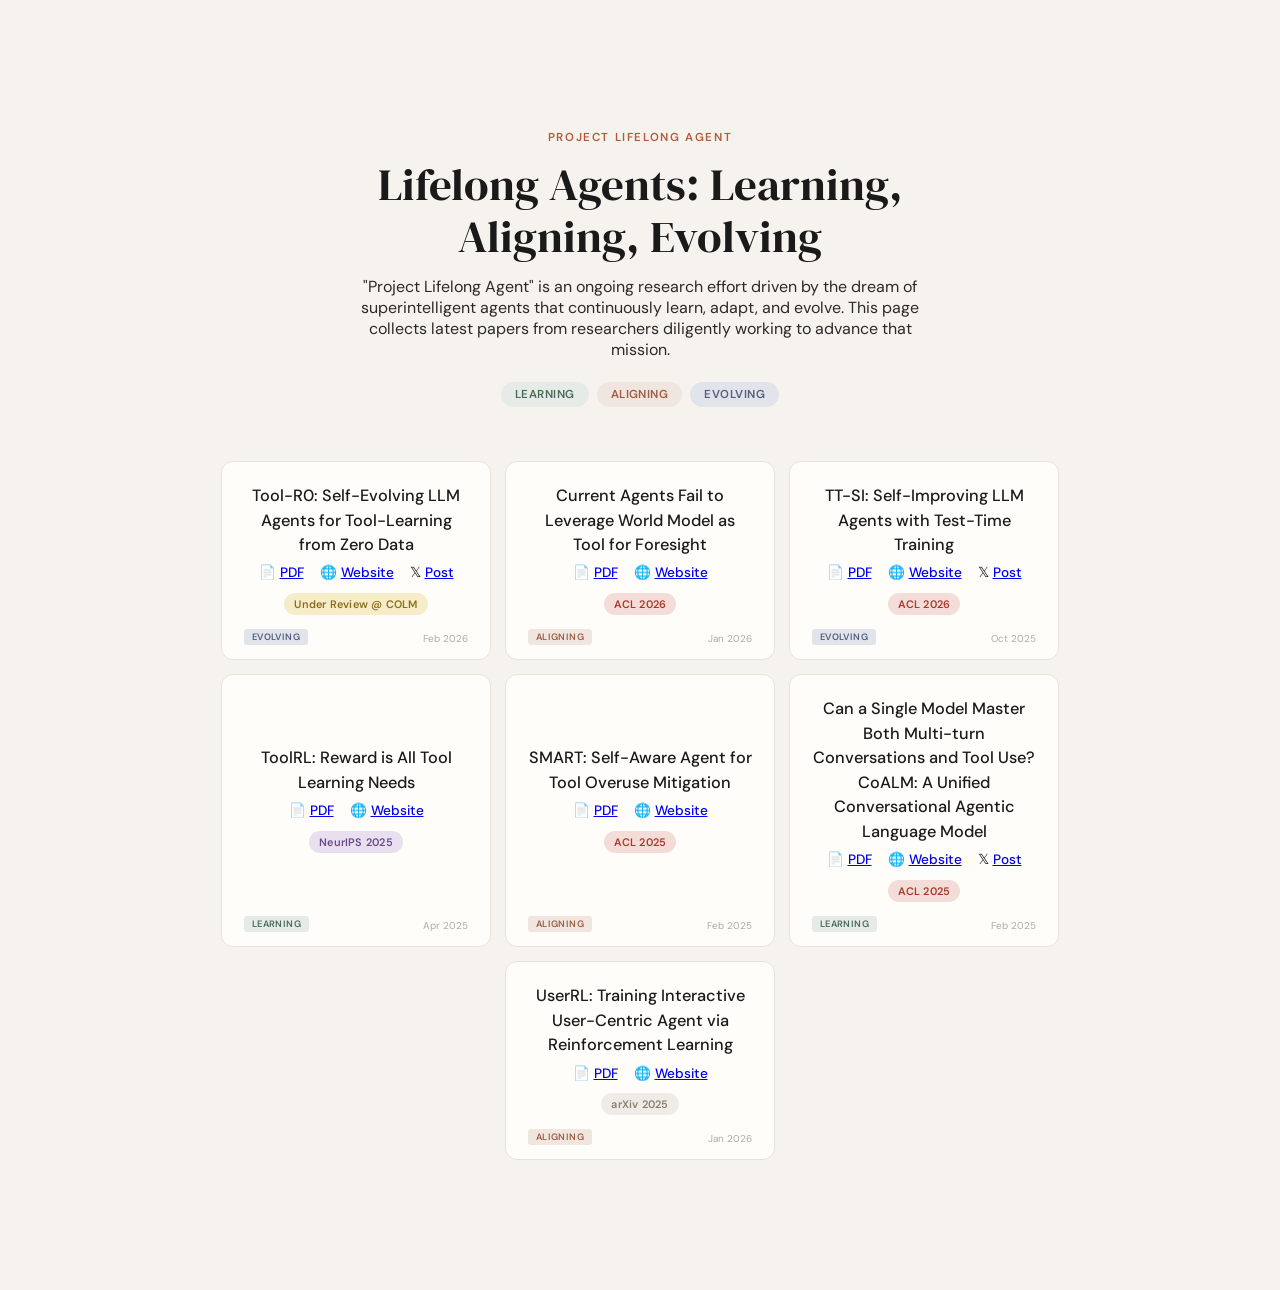
<file: Project-Lifelong-Agent/index.html>
<!DOCTYPE html>
<html lang="en">
<head>
    <meta charset="UTF-8">
    <meta name="viewport" content="width=device-width, initial-scale=1.0">
    <title>Lifelong Agent</title>
    <link href="https://fonts.googleapis.com/css2?family=DM+Serif+Display&family=DM+Sans:wght@400;500;600&display=swap" rel="stylesheet">
    <link rel="icon" type="image/svg+xml" href="data:image/svg+xml,%3Csvg xmlns='http://www.w3.org/2000/svg' viewBox='0 0 100 100'%3E%3Ctext y='0.9em' font-size='90'%3E♾️%3C/text%3E%3C/svg%3E">
    <style>
        * { margin: 0; padding: 0; box-sizing: border-box; }
        body {
            font-family: 'DM Sans', -apple-system, sans-serif;
            color: #2a2a2a;
            background: #f6f2ed;
            display: flex;
            flex-direction: column;
            align-items: center;
            padding: 0 24px;
        }

        .hero {
            margin-top: 130px;
            text-align: center;
            margin-bottom: 54px;
            max-width: 600px;
        }
        .kicker {
            font-size: 0.72rem;
            font-weight: 600;
            text-transform: uppercase;
            letter-spacing: 0.14em;
            color: #b45a3c;
            margin-bottom: 14px;
        }
        h1 {
            font-family: 'DM Serif Display', serif;
            font-size: 2.8rem;
            font-weight: 400;
            color: #1a1a1a;
            line-height: 1.15;
        }
        .subtitle {
            font-size: 0.95rem;
            color: #8a8580;
            margin-top: 14px;
            line-height: 1.6;
        }
        .hero-tags {
            display: flex;
            justify-content: center;
            gap: 8px;
            margin-top: 22px;
            flex-wrap: wrap;
        }
        .htag {
            font-size: 0.72rem;
            font-weight: 600;
            padding: 5px 14px;
            border-radius: 100px;
            text-transform: uppercase;
            letter-spacing: 0.04em;
        }
        .htag.learning { background: #e6ebe8; color: #4a6b56; }
        .htag.aligning { background: #f0e5df; color: #9c5e42; }
        .htag.evolving { background: #e2e4ec; color: #555e7a; }

        .grid {
            display: flex;
            flex-wrap: wrap;
            justify-content: center;
            gap: 14px;
            max-width: 870px;
            margin-bottom: 130px;
        }

        .card {
            display: flex;
            flex-direction: column;
            width: 270px;
            min-height: 135px;
            padding: 22px 22px 14px;
            background: #fffdf9;
            border: 1px solid #e8e2da;
            border-radius: 12px;
            text-decoration: none;
            color: #1a1a1a;
            transition: border-color 0.2s, box-shadow 0.2s, background 0.2s;
        }
        .card:hover {
            background: #fff;
            border-color: #d4cdc4;
            box-shadow: 0 3px 12px rgba(0,0,0,0.04);
        }

        .card .title {
            font-size: 1.02rem;
            font-weight: 500;
            line-height: 1.5;
            text-align: center;
            flex: 1;
            display: flex;
            align-items: center;
            justify-content: center;
        }

        .card .bottom {
            display: flex;
            align-items: flex-end;
            justify-content: space-between;
            margin-top: 14px;
        }

        .card .labels {
            display: flex;
            gap: 4px;
            flex-wrap: wrap;
        }
        .label {
            font-size: 0.58rem;
            font-weight: 600;
            padding: 2px 8px;
            border-radius: 3px;
            text-transform: uppercase;
            letter-spacing: 0.04em;
        }
        .label.learning { background: #e6ebe8; color: #4a6b56; }
        .label.aligning { background: #f0e5df; color: #9c5e42; }
        .label.evolving { background: #e2e4ec; color: #555e7a; }

        .card .date {
            font-size: 0.62rem;
            color: #b0a99f;
            white-space: nowrap;
            flex-shrink: 0;
        }

        .venue {
            display: inline-block;
            font-size: 0.68rem;
            font-weight: 600;
            color: #6b5c4a;
            margin-top: 8px;
            padding: 3px 10px;
            background: #f1ebe2;
            border-radius: 100px;
            letter-spacing: 0.02em;
        }
        .venue.review { background: #f6ecc8; color: #8a6f1e; }
        .venue.acl { background: #f4dcd9; color: #a83a2c; }
        .venue.neurips { background: #e8e0ee; color: #6b4a8a; }
        .venue.arxiv { background: #efece8; color: #8a7e6d; }

        @media (max-width: 640px) {
            .hero { margin-top: 80px; }
            h1 { font-size: 2rem; }
            .card { width: 100%; }
        }
    </style>
</head>
<body>

<div class="hero">
    <div class="kicker">Project Lifelong Agent</div>
    <h1>Lifelong Agents: Learning, Aligning, Evolving</h1>
    <!-- <p class="subtitle">A collection of ongoing research from the Lifelong Agent group, toward the dream of achieving superintelligent agents that never stop learning, aligning, and evolving.</p> -->
    <p class="subtitle"></p>"Project Lifelong Agent" is an ongoing research effort driven by the dream of superintelligent agents that continuously learn, adapt, and evolve. This page collects latest papers from researchers diligently working to advance that mission.</p>
    <div class="hero-tags">
        <span class="htag learning">Learning</span>
        <span class="htag aligning">Aligning</span>
        <span class="htag evolving">Evolving</span>
    </div>
</div>

<div class="grid">

    <div class="card">
        <div class="title">
            <div>
                Tool-R0: Self-Evolving LLM Agents for Tool-Learning from Zero Data<br>
                <span style="font-size: 0.85rem; margin-top: 6px; display: inline-block;">📄 <a href="https://arxiv.org/pdf/2602.21320" target="_blank">PDF</a> &nbsp;&nbsp; 🌐 <a href="https://emrecanacikgoz.github.io/Tool-R0" target="_blank">Website</a> &nbsp;&nbsp; 𝕏 <a href="https://x.com/emrecanacikgoz/status/2028906997152924096?s=20" target="_blank">Post</a></span><br>
                <span class="venue review">Under Review @ COLM</span>
            </div>
        </div>
        <span class="bottom">
            <span class="labels"><span class="label evolving">Evolving</span></span>
            <span class="date">Feb 2026</span>
        </span>
    </div>

    <div class="card">
        <div class="title">
            <div>
                Current Agents Fail to Leverage World Model as Tool for Foresight<br>
                <span style="font-size: 0.85rem; margin-top: 6px; display: inline-block;">📄 <a href="https://arxiv.org/pdf/2601.03905" target="_blank">PDF</a> &nbsp;&nbsp; 🌐 <a href="https://lifelongagent.github.io/Project-Lifelong-Agent/World-Agent/index.html" target="_blank">Website</a></span><br>
                <span class="venue acl">ACL 2026</span>
            </div>
        </div>
        <span class="bottom">
            <span class="labels"><span class="label aligning">Aligning</span></span>
            <span class="date">Jan 2026</span>
        </span>
    </div>

    <div class="card">
        <div class="title">
            <div>
                TT-SI: Self-Improving LLM Agents with Test-Time Training<br>
                <span style="font-size: 0.85rem; margin-top: 6px; display: inline-block;">📄 <a href="https://arxiv.org/pdf/2510.07841" target="_blank">PDF</a> &nbsp;&nbsp; 🌐 <a href="https://arxiv.org/pdf/2510.07841" target="_blank">Website</a> &nbsp;&nbsp; 𝕏 <a href="https://x.com/emrecanacikgoz/status/1976686817177911653?s=20" target="_blank">Post</a></span><br>
                <span class="venue acl">ACL 2026</span>
            </div>
        </div>
        <span class="bottom">
            <span class="labels"><span class="label evolving">Evolving</span></span>
            <span class="date">Oct 2025</span>
        </span>
    </div>

    <div class="card">
        <div class="title">
            <div>
                ToolRL: Reward is All Tool Learning Needs<br>
                <span style="font-size: 0.85rem; margin-top: 6px; display: inline-block;">📄 <a href="https://arxiv.org/pdf/2504.13958" target="_blank">PDF</a> &nbsp;&nbsp; 🌐 <a href="https://lifelongagent.github.io/Project-Lifelong-Agent/ToolRL/index.html" target="_blank">Website</a></span><br>
                <span class="venue neurips">NeurIPS 2025</span>
            </div>
        </div>
        <span class="bottom">
            <span class="labels"><span class="label learning">Learning</span></span>
            <span class="date">Apr 2025</span>
        </span>
    </div>

    <div class="card">
        <div class="title">
            <div>
                SMART: Self-Aware Agent for Tool Overuse Mitigation<br>
                <span style="font-size: 0.85rem; margin-top: 6px; display: inline-block;">📄 <a href="https://arxiv.org/pdf/2502.11435" target="_blank">PDF</a> &nbsp;&nbsp; 🌐 <a href="https://lifelongagent.github.io/Project-Lifelong-Agent/SMART/index.html" target="_blank">Website</a></span><br>
                <span class="venue acl">ACL 2025</span>
            </div>
        </div>
        <span class="bottom">
            <span class="labels"><span class="label aligning">Aligning</span></span>
            <span class="date">Feb 2025</span>
        </span>
    </div>

    <div class="card">
        <div class="title">
            <div>
                Can a Single Model Master Both Multi-turn Conversations and Tool Use? CoALM: A Unified Conversational Agentic Language Model<br>
                <span style="font-size: 0.85rem; margin-top: 6px; display: inline-block;">📄 <a href="https://arxiv.org/pdf/2502.08820" target="_blank">PDF</a> &nbsp;&nbsp; 🌐 <a href="https://emrecanacikgoz.github.io/CoALM/" target="_blank">Website</a> &nbsp;&nbsp; 𝕏 <a href="https://x.com/emrecanacikgoz/status/1890454510184853718?s=20" target="_blank">Post</a></span><br>
                <span class="venue acl">ACL 2025</span>
            </div>
        </div>
        <span class="bottom">
            <span class="labels"><span class="label learning">Learning</span></span>
            <span class="date">Feb 2025</span>
        </span>
    </div>

    <div class="card">
        <div class="title">
            <div>
                UserRL: Training Interactive User-Centric Agent via Reinforcement Learning<br>
                <span style="font-size: 0.85rem; margin-top: 6px; display: inline-block;">📄 <a href="https://arxiv.org/abs/2509.19736" target="_blank">PDF</a> &nbsp;&nbsp; 🌐 <a href="https://lifelongagent.github.io/Project-Lifelong-Agent/UserRL/index.html" target="_blank">Website</a></span><br>
                <span class="venue arxiv">arXiv 2025</span>
            </div>
        </div>
        <span class="bottom">
            <span class="labels"><span class="label aligning">Aligning</span></span>
            <span class="date">Jan 2026</span>
        </span>
    </div>

</div>

</body>
</html>
</file>
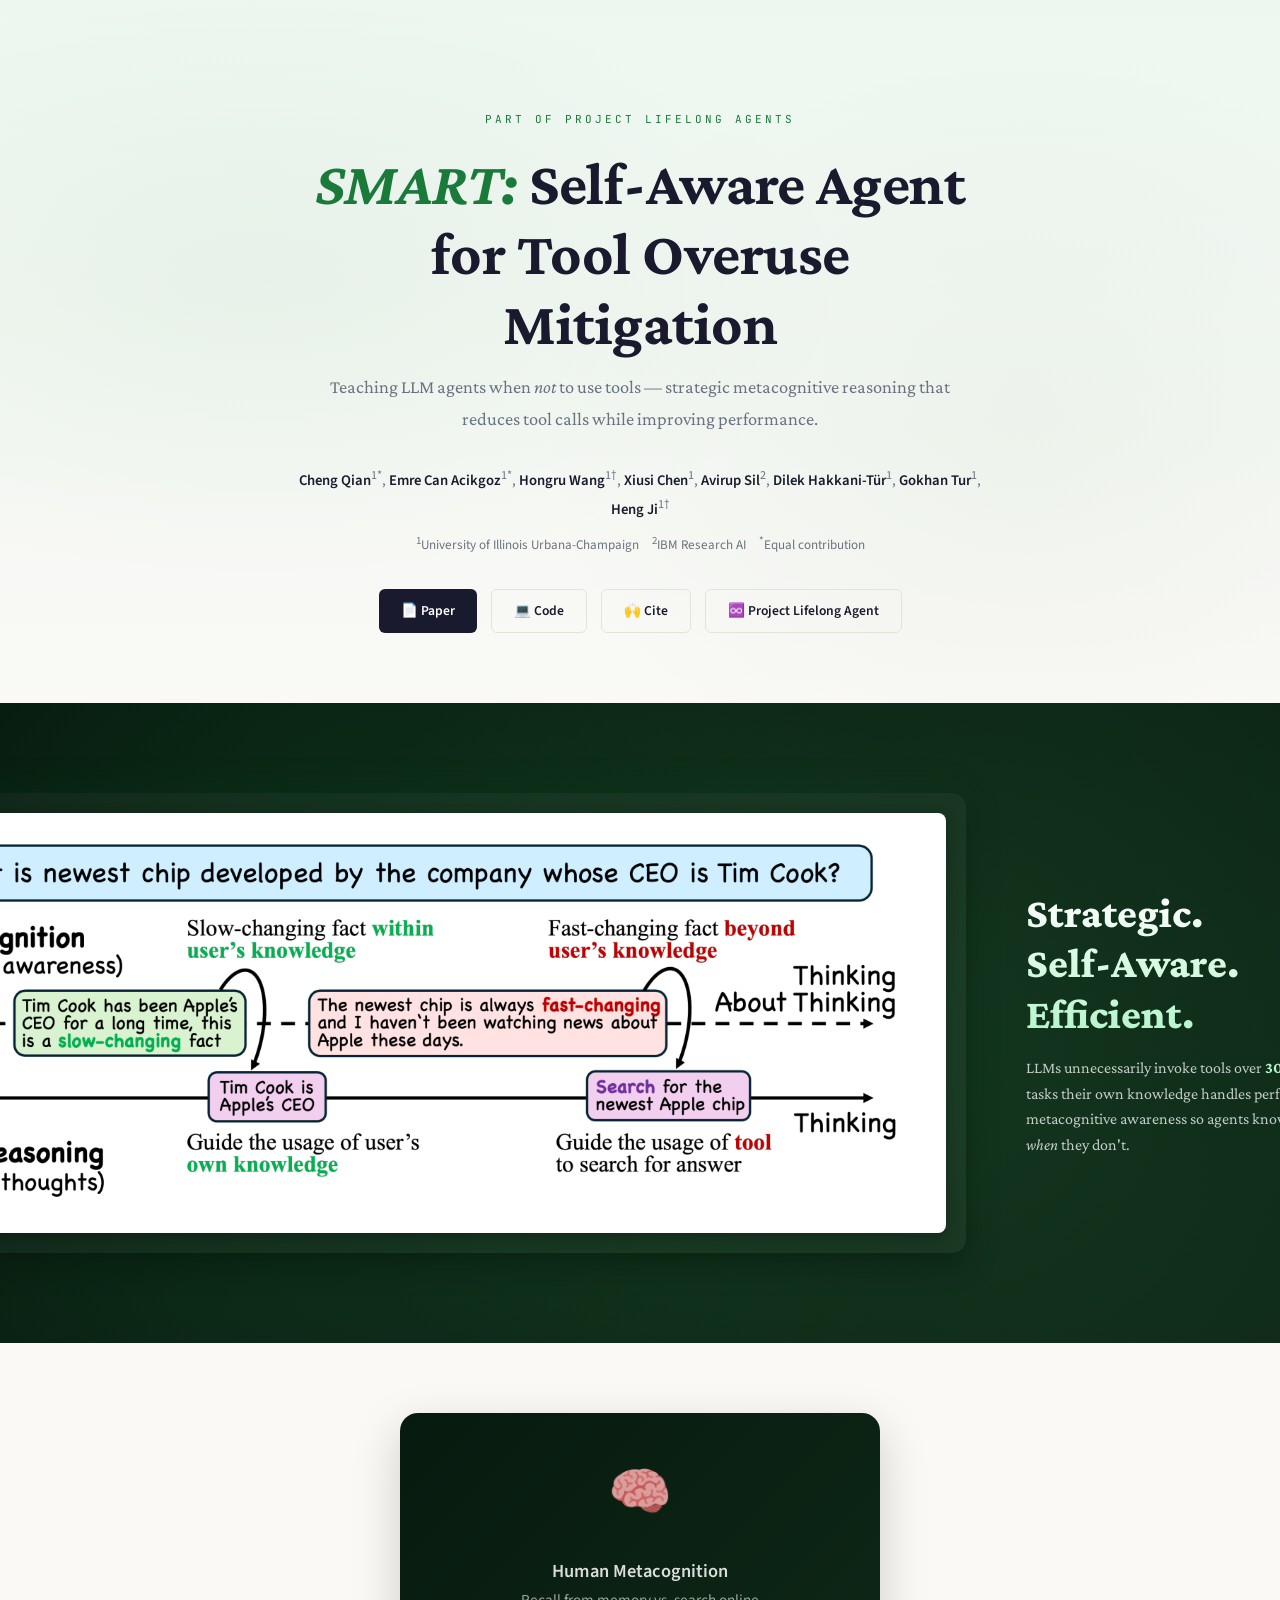
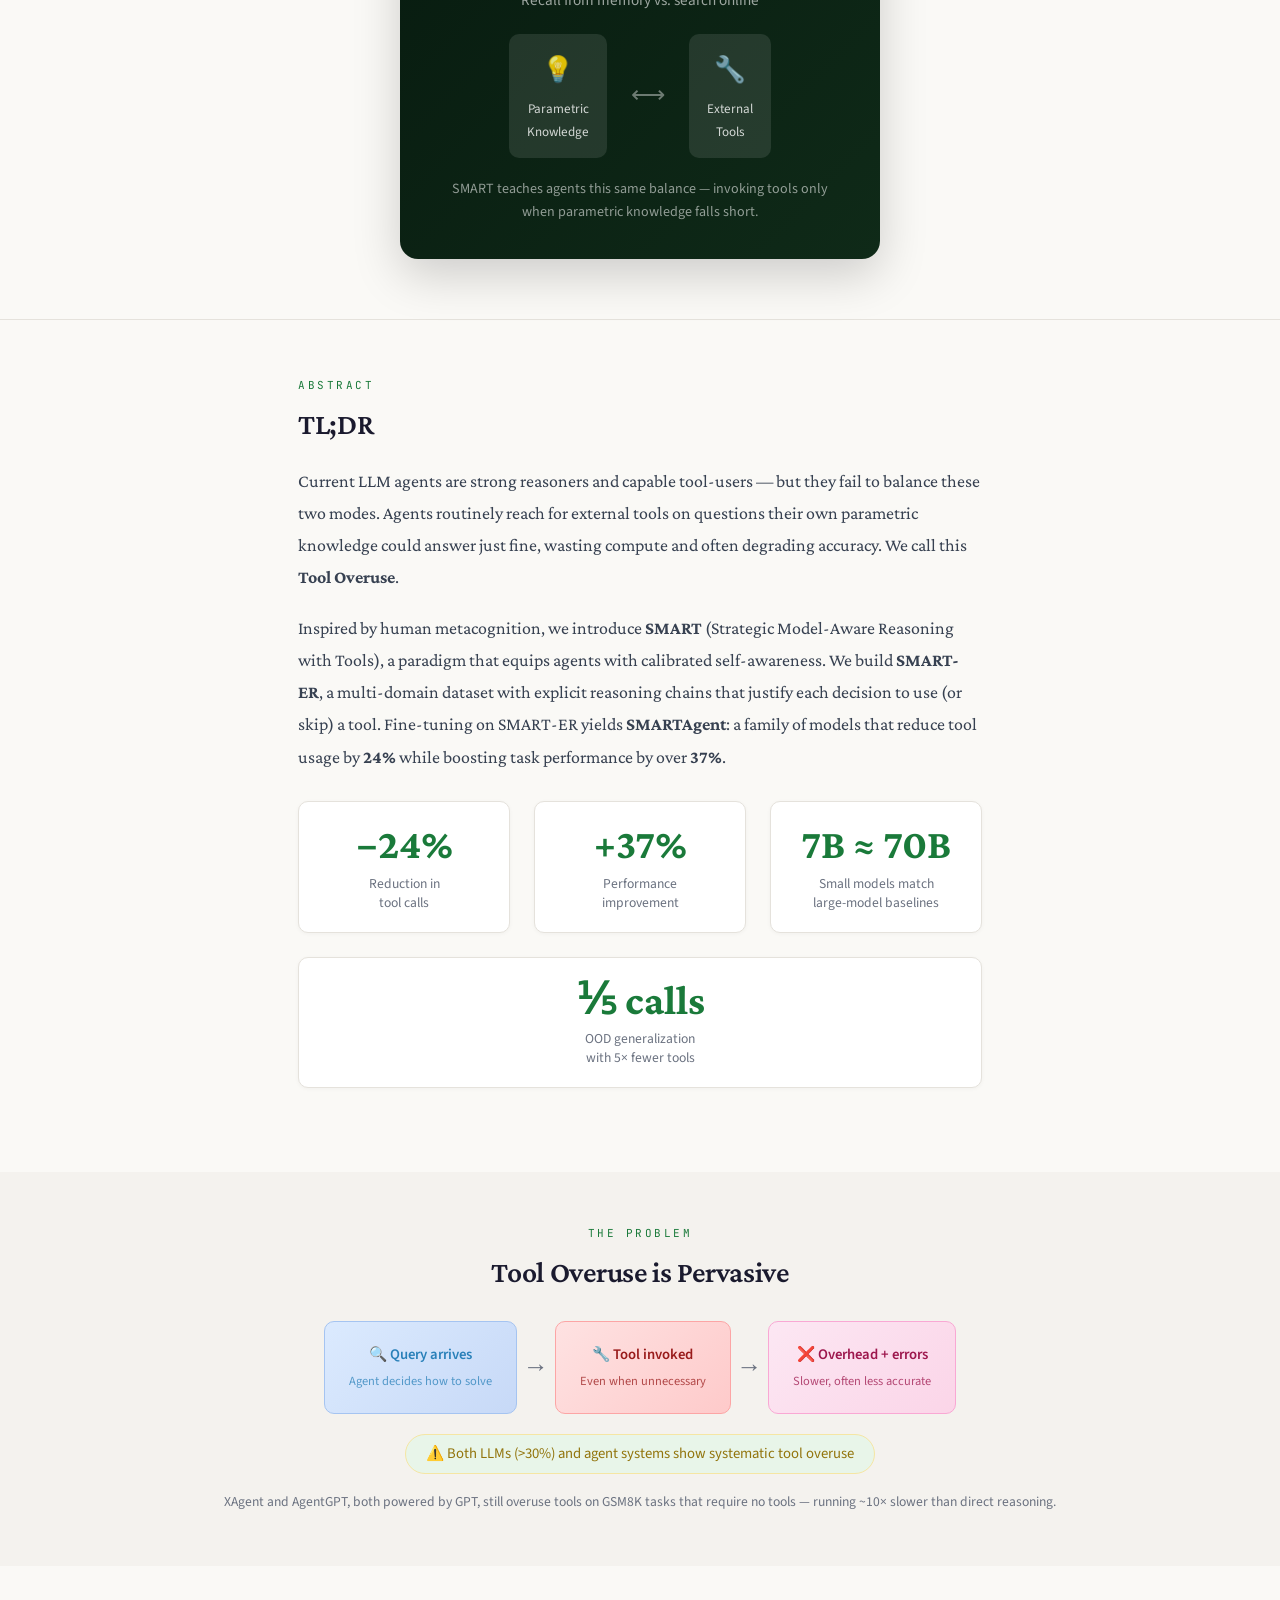
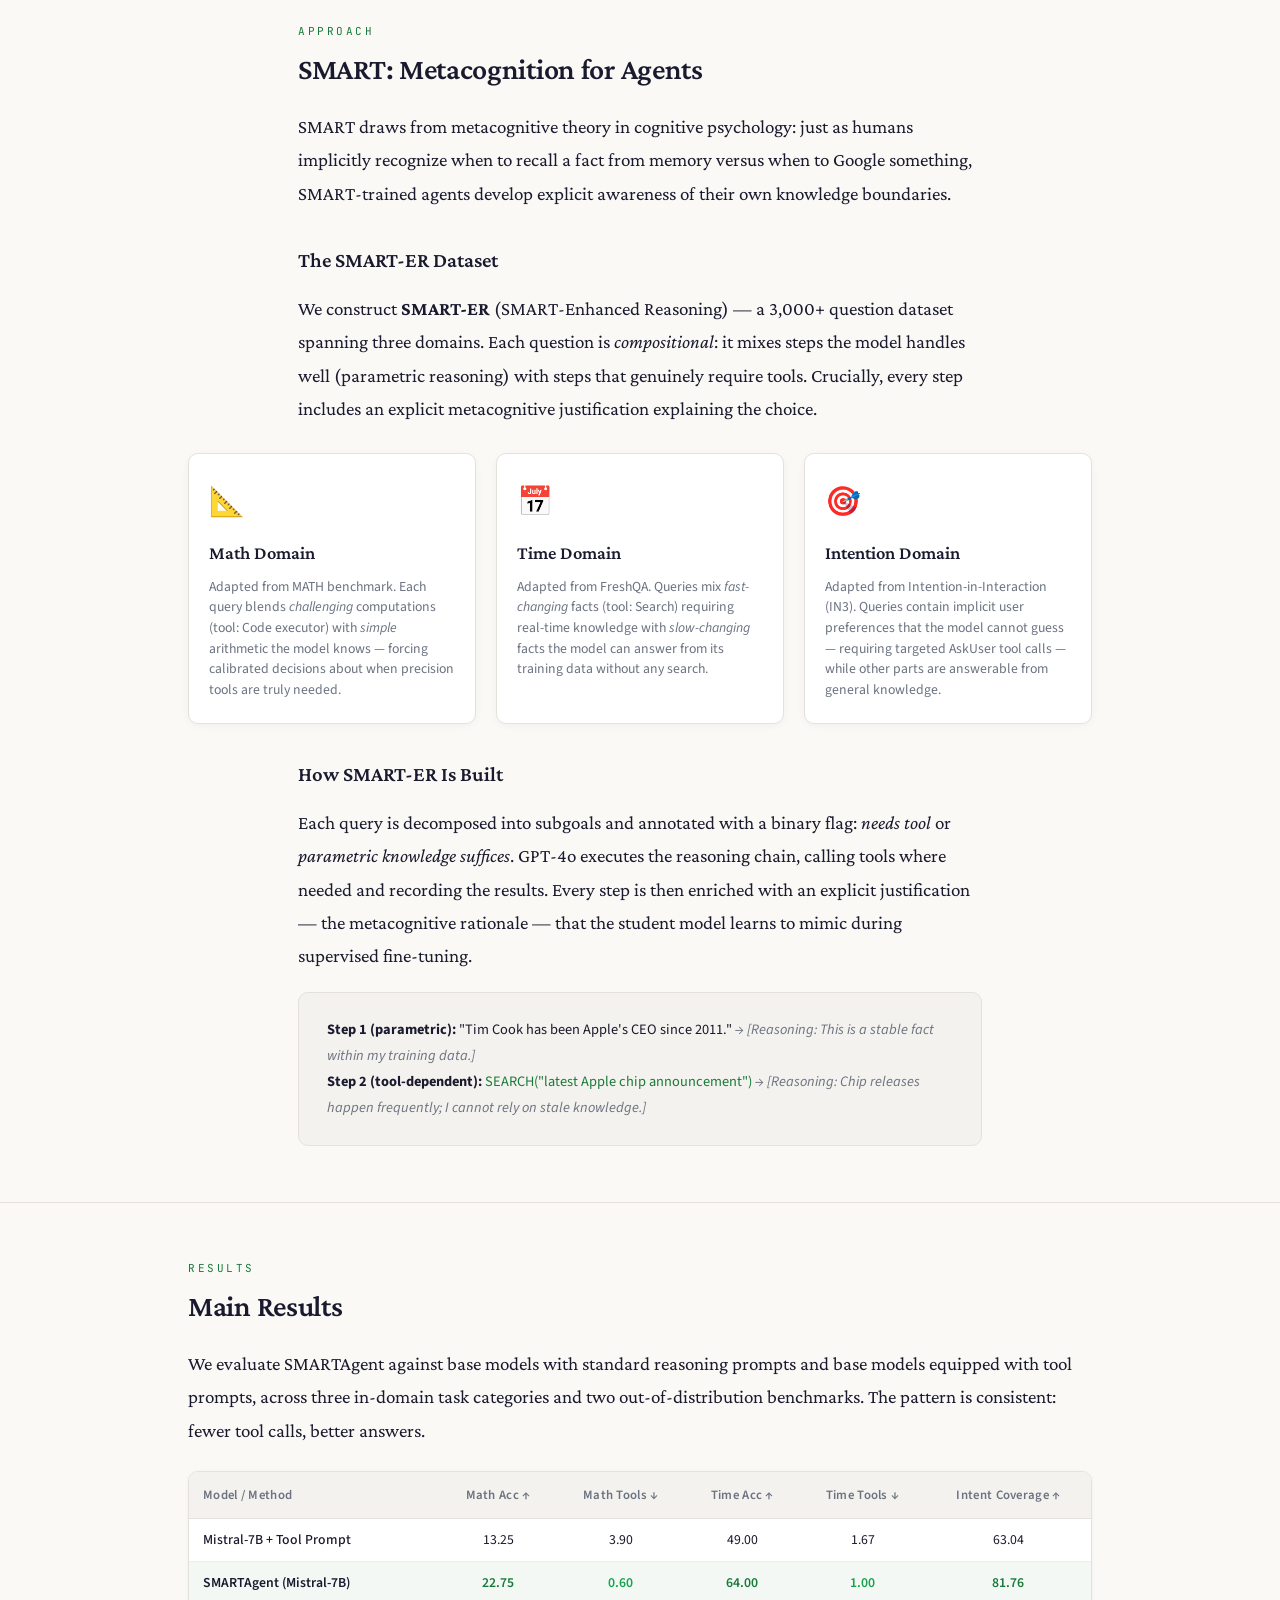
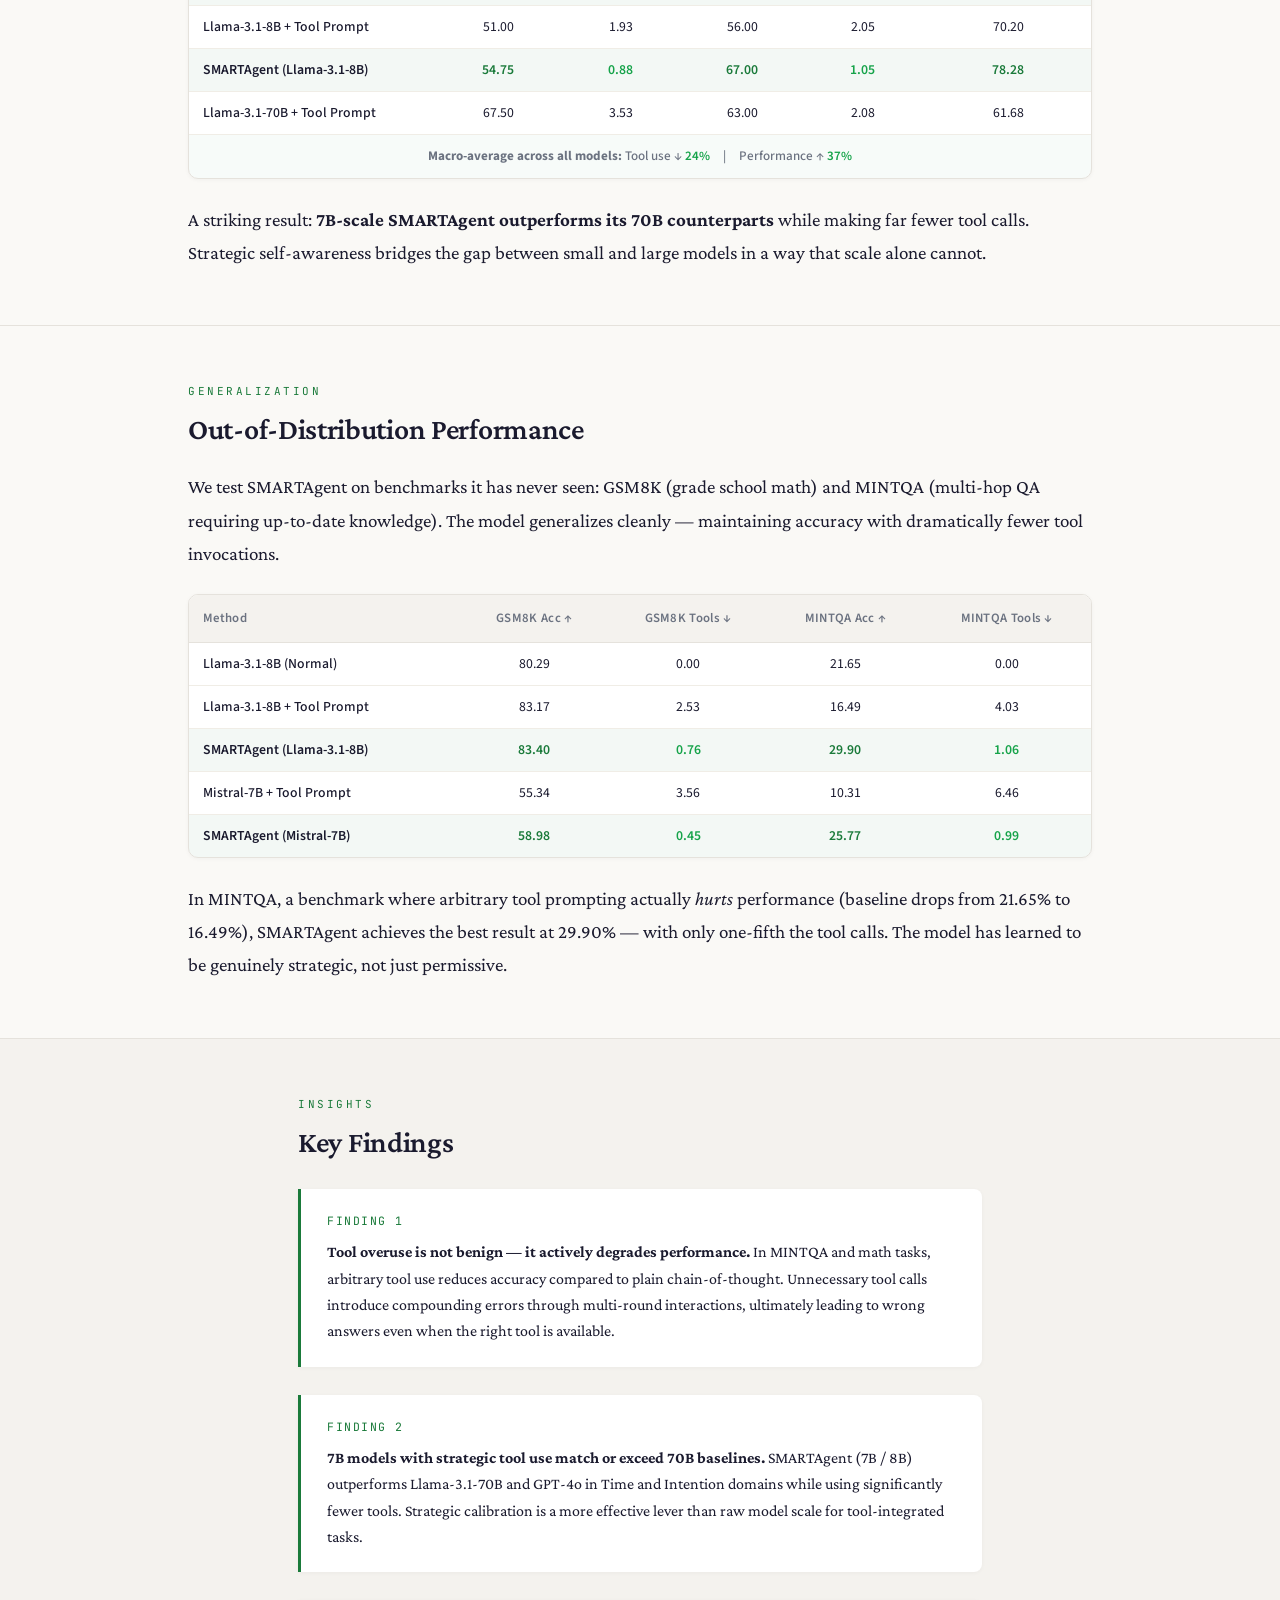
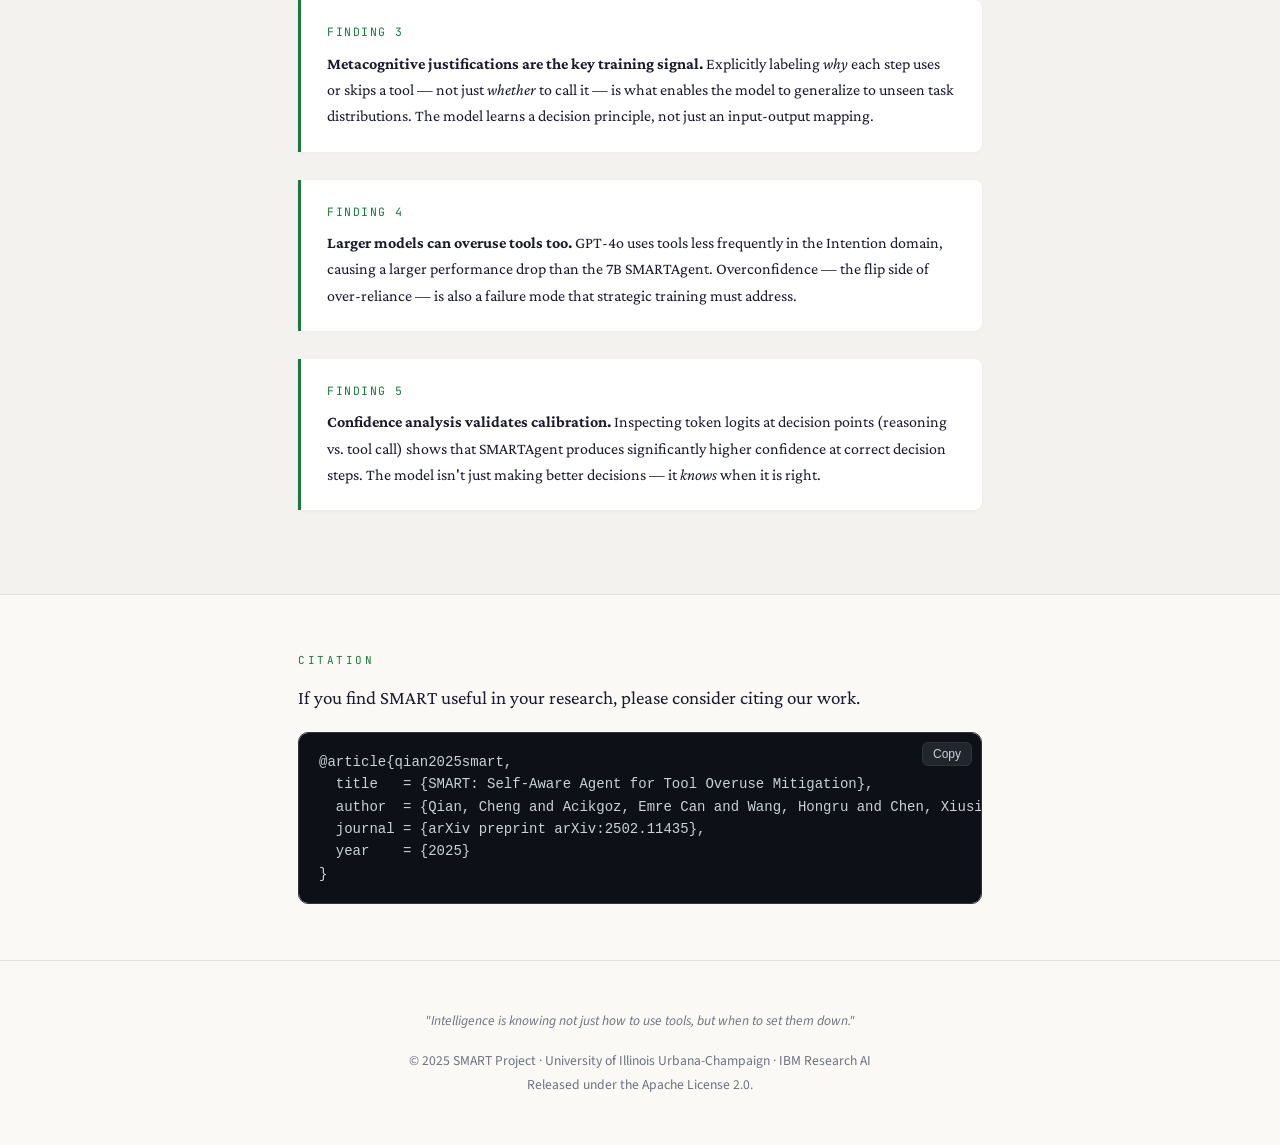
<file: Project-Lifelong-Agent/SMART/index.html>
<!DOCTYPE html>
<html lang="en">
<head>
<meta charset="UTF-8">
<meta name="viewport" content="width=device-width, initial-scale=1.0">
<title>SMART: Self-Aware Agent for Tool Overuse Mitigation</title>
<link rel="preconnect" href="https://fonts.googleapis.com">
<link href="https://fonts.googleapis.com/css2?family=Crimson+Pro:ital,wght@0,300;0,400;0,500;0,600;0,700;1,400;1,500&family=JetBrains+Mono:wght@400;500&family=Source+Sans+3:wght@300;400;500;600;700&display=swap" rel="stylesheet">
<style>
  :root {
    --ink: #1a1a2e;
    --paper: #faf9f6;
    --accent: #1a7a3a;
    --accent2: #2c5f2e;
    --muted: #6b7280;
    --border: #e5e2dc;
    --card: #ffffff;
    --tag-gen: #1a7a3a;
    --tag-sol: #2980b9;
    --highlight: #e8f5e9;
    --subtle-bg: #f4f2ee;
  }

  html { scroll-behavior: smooth; }
  * { margin: 0; padding: 0; box-sizing: border-box; }

  body {
    font-family: 'Crimson Pro', Georgia, serif;
    background: var(--paper);
    color: var(--ink);
    line-height: 1.75;
    font-size: 19px;
    -webkit-font-smoothing: antialiased;
  }

  ::selection { background: var(--accent); color: white; }

  /* --- Hero --- */
  .hero {
    position: relative;
    padding: 100px 0 70px;
    text-align: center;
    overflow: hidden;
    background: linear-gradient(180deg, #edf7f0 0%, var(--paper) 100%);
  }

  .hero::before {
    content: '';
    position: absolute;
    top: 0; left: 0; right: 0; bottom: 0;
    background:
      radial-gradient(ellipse 600px 300px at 20% 40%, rgba(26,122,58,0.05), transparent),
      radial-gradient(ellipse 500px 400px at 80% 60%, rgba(44,95,46,0.04), transparent);
    pointer-events: none;
  }

  .hero .label {
    font-family: 'JetBrains Mono', monospace;
    font-size: 11px;
    letter-spacing: 3px;
    text-transform: uppercase;
    color: var(--accent);
    margin-bottom: 20px;
    display: inline-block;
    opacity: 0;
    animation: fadeUp 0.6s ease forwards 0.1s;
  }

  .hero h1 {
    font-family: 'Crimson Pro', serif;
    font-size: clamp(2.4rem, 5vw, 3.8rem);
    font-weight: 700;
    line-height: 1.15;
    max-width: 820px;
    margin: 0 auto 12px;
    letter-spacing: -0.5px;
    opacity: 0;
    animation: fadeUp 0.7s ease forwards 0.2s;
  }

  .hero h1 em { font-style: italic; color: var(--accent); }

  .hero .subtitle {
    font-size: 1.15rem;
    color: var(--muted);
    max-width: 640px;
    margin: 0 auto 30px;
    font-weight: 400;
    opacity: 0;
    animation: fadeUp 0.7s ease forwards 0.35s;
  }

  .authors {
    font-family: 'Source Sans 3', sans-serif;
    font-size: 0.92rem;
    color: var(--muted);
    margin-bottom: 8px;
    opacity: 0;
    animation: fadeUp 0.6s ease forwards 0.45s;
  }

  .authors strong { color: var(--ink); font-weight: 600; }

  .affiliations {
    font-family: 'Source Sans 3', sans-serif;
    font-size: 0.82rem;
    color: var(--muted);
    margin-bottom: 32px;
    opacity: 0;
    animation: fadeUp 0.6s ease forwards 0.5s;
  }

  .hero-links {
    display: flex;
    justify-content: center;
    gap: 14px;
    flex-wrap: wrap;
    opacity: 0;
    animation: fadeUp 0.6s ease forwards 0.6s;
  }

  .hero-links a {
    font-family: 'Source Sans 3', sans-serif;
    font-size: 0.85rem;
    font-weight: 600;
    text-decoration: none;
    padding: 9px 22px;
    border-radius: 6px;
    transition: all 0.25s ease;
    display: inline-flex;
    align-items: center;
    gap: 7px;
  }

  .hero-links a.primary { background: var(--ink); color: white; }
  .hero-links a.primary:hover { background: #2d2d4a; transform: translateY(-1px); }
  .hero-links a.secondary { background: transparent; color: var(--ink); border: 1.5px solid var(--border); }
  .hero-links a.secondary:hover { border-color: var(--ink); transform: translateY(-1px); }

  /* --- Layout --- */
  .container { max-width: 740px; margin: 0 auto; padding: 0 28px; }
  .wide-container { max-width: 960px; margin: 0 auto; padding: 0 28px; }

  /* --- Sections --- */
  section { padding: 56px 0; }
  section + section { border-top: 1px solid var(--border); }

  .section-num {
    font-family: 'JetBrains Mono', monospace;
    font-size: 11px;
    letter-spacing: 2.5px;
    text-transform: uppercase;
    color: var(--accent);
    margin-bottom: 10px;
    display: block;
  }

  h2 {
    font-family: 'Crimson Pro', serif;
    font-size: 1.85rem;
    font-weight: 600;
    margin-bottom: 22px;
    line-height: 1.25;
    letter-spacing: -0.3px;
  }

  h3 {
    font-family: 'Crimson Pro', serif;
    font-size: 1.3rem;
    font-weight: 600;
    margin: 32px 0 14px;
    color: var(--ink);
  }

  p { margin-bottom: 18px; font-weight: 400; }
  p:last-child { margin-bottom: 0; }

  .lead { font-size: 1.12rem; line-height: 1.8; color: #374151; }

  /* --- Stat Banner --- */
  .stat-banner {
    background:
      radial-gradient(circle at 30% 50%, rgba(20, 80, 40, 0.4), transparent 60%),
      radial-gradient(circle at 70% 50%, rgba(40, 110, 60, 0.25), transparent 60%),
      linear-gradient(135deg, #071a0f, #0f2a18);
    padding: 90px 20px;
  }

  .stat-banner-inner {
    display: flex;
    align-items: center;
    justify-content: center;
    gap: 60px;
    max-width: 1000px;
    margin: 0 auto;
  }

  .stat-fig { flex: 0 0 420px; display: flex; justify-content: center; align-items: center; }

  .stat-fig-card {
    background: rgba(255,255,255,0.04);
    padding: 20px;
    border-radius: 14px;
    box-shadow: 0 10px 30px rgba(0,0,0,0.4), 0 0 40px rgba(40,160,80,0.12);
    backdrop-filter: blur(6px);
    display: flex;
    align-items: center;
    justify-content: center;
  }

  .stat-fig-img {
    width: auto;
    height: 420px;
    object-fit: contain;
    border-radius: 8px;
    box-shadow: 0 4px 14px rgba(0,0,0,0.3);
  }

  .stat-text { flex: 0 0 420px; }

  .big-num {
    font-size: 42px;
    font-weight: 800;
    line-height: 1.2;
    margin-bottom: 16px;
    background: linear-gradient(180deg, #ffffff, #b2f5c8);
    -webkit-background-clip: text;
    -webkit-text-fill-color: transparent;
  }

  .stat-text p {
    font-size: 16px;
    line-height: 1.6;
    color: rgba(255,255,255,0.75);
  }

  /* --- Pipeline diagram --- */
  .diagram-section {
    background: var(--subtle-bg);
    padding: 52px 0;
    text-align: center;
  }

  .diagram-section .caption {
    font-family: 'Source Sans 3', sans-serif;
    font-size: 0.85rem;
    color: var(--muted);
    margin-top: 10px;
  }

  .loop-diagram {
    display: flex;
    align-items: center;
    justify-content: center;
    gap: 0;
    flex-wrap: wrap;
    max-width: 820px;
    margin: 0 auto 14px;
  }

  .loop-box {
    padding: 20px 24px;
    border-radius: 10px;
    font-family: 'Source Sans 3', sans-serif;
    font-weight: 600;
    font-size: 0.92rem;
    min-width: 150px;
    text-align: center;
  }

  .loop-box.know {
    background: linear-gradient(135deg, #fef9e7, #fdf3d0);
    color: #92740c;
    border: 1.5px solid #f5e6a3;
  }

  .loop-box.tool {
    background: linear-gradient(135deg, #e6f9ed, #d0f5dc);
    color: #1a7a3a;
    border: 1.5px solid #a3e6b8;
  }

  .loop-box.meta {
    background: linear-gradient(135deg, #dbeafe, #c7d9f7);
    color: #2980b9;
    border: 1.5px solid #a5c4f1;
  }

  .loop-box.out {
    background: linear-gradient(135deg, #fce7f3, #fbd5e8);
    color: #9d174d;
    border: 1.5px solid #f5a6ce;
  }

  .loop-box small {
    display: block;
    font-weight: 400;
    font-size: 0.78rem;
    margin-top: 4px;
    opacity: 0.75;
  }

  .loop-arrow { font-size: 1.6rem; color: var(--muted); padding: 0 6px; user-select: none; }

  /* --- Domain cards --- */
  .domain-grid {
    display: grid;
    grid-template-columns: repeat(3, 1fr);
    gap: 20px;
    margin: 28px 0;
  }

  .domain-card {
    background: var(--card);
    border: 1.5px solid var(--border);
    border-radius: 10px;
    padding: 22px 20px;
    box-shadow: 0 2px 8px rgba(0,0,0,0.04);
  }

  .domain-card .domain-icon { font-size: 1.8rem; margin-bottom: 10px; }
  .domain-card h4 {
    font-family: 'Crimson Pro', serif;
    font-size: 1.15rem;
    font-weight: 600;
    margin-bottom: 8px;
  }
  .domain-card p {
    font-family: 'Source Sans 3', sans-serif;
    font-size: 0.86rem;
    color: var(--muted);
    line-height: 1.5;
    margin: 0;
  }

  /* --- Tables --- */
  .table-wrapper {
    overflow-x: auto;
    margin: 24px 0;
    border-radius: 10px;
    border: 1px solid var(--border);
    background: var(--card);
    box-shadow: 0 1px 4px rgba(0,0,0,0.04);
  }

  table { width: 100%; border-collapse: collapse; font-family: 'Source Sans 3', sans-serif; font-size: 0.86rem; }
  thead { background: var(--subtle-bg); }

  th {
    padding: 12px 14px;
    text-align: center;
    font-weight: 600;
    font-size: 0.8rem;
    letter-spacing: 0.3px;
    color: var(--muted);
    border-bottom: 1.5px solid var(--border);
    white-space: nowrap;
  }
  th:first-child { text-align: left; }

  td {
    padding: 9px 14px;
    text-align: center;
    border-bottom: 1px solid #f0ede6;
    white-space: nowrap;
  }
  td:first-child { text-align: left; font-weight: 500; }
  tr:last-child td { border-bottom: none; }

  .row-highlight { background: rgba(26,122,58,0.05); }
  .row-highlight td { font-weight: 600; }

  .gain { color: #16a34a; font-weight: 600; }
  .loss { color: #c0392b; font-weight: 600; }
  .best { color: var(--accent); font-weight: 700; }

  .badge {
    display: inline-block;
    font-family: 'JetBrains Mono', monospace;
    font-size: 0.68rem;
    background: var(--accent);
    color: white;
    padding: 2px 7px;
    border-radius: 4px;
    margin-left: 4px;
    vertical-align: middle;
  }

  /* --- Findings --- */
  .finding {
    background: var(--card);
    border-left: 3.5px solid var(--accent);
    padding: 22px 26px;
    margin: 28px 0;
    border-radius: 0 8px 8px 0;
    box-shadow: 0 1px 4px rgba(0,0,0,0.04);
  }

  .finding .finding-label {
    font-family: 'JetBrains Mono', monospace;
    font-size: 0.72rem;
    letter-spacing: 1.5px;
    text-transform: uppercase;
    color: var(--accent);
    margin-bottom: 8px;
    display: block;
  }

  .finding p { font-size: 1rem; line-height: 1.65; margin: 0; }

  /* --- Metric callouts --- */
  .metric-row {
    display: flex;
    gap: 24px;
    margin: 28px 0;
    flex-wrap: wrap;
  }

  .metric-card {
    flex: 1;
    min-width: 160px;
    background: var(--card);
    border: 1.5px solid var(--border);
    border-radius: 10px;
    padding: 20px 22px;
    text-align: center;
    box-shadow: 0 1px 4px rgba(0,0,0,0.04);
  }

  .metric-card .num {
    font-family: 'Crimson Pro', serif;
    font-size: 2.6rem;
    font-weight: 700;
    color: var(--accent);
    line-height: 1.1;
    margin-bottom: 6px;
  }

  .metric-card .label {
    font-family: 'Source Sans 3', sans-serif;
    font-size: 0.85rem;
    color: var(--muted);
    line-height: 1.4;
  }

  /* --- Code block --- */
  .codeblock-wrapper { position: relative; margin-top: 16px; }

  .codeblock-shell {
    background: #0d1117;
    color: #c9d1d9;
    padding: 18px 20px;
    border-radius: 10px;
    font-size: 14px;
    line-height: 1.6;
    overflow-x: auto;
    font-family: ui-monospace, SFMono-Regular, Menlo, Monaco, Consolas, monospace;
    border: 1px solid #30363d;
  }

  .copy-btn {
    position: absolute;
    top: 10px;
    right: 10px;
    background: #21262d;
    color: #c9d1d9;
    border: 1px solid #30363d;
    padding: 4px 10px;
    font-size: 12px;
    border-radius: 6px;
    cursor: pointer;
  }
  .copy-btn:hover { background: #30363d; }

  /* --- Footer --- */
  footer {
    text-align: center;
    padding: 48px 28px;
    border-top: 1px solid var(--border);
    font-family: 'Source Sans 3', sans-serif;
    font-size: 0.85rem;
    color: var(--muted);
  }
  footer a { color: var(--accent); text-decoration: none; }

  /* --- Animations --- */
  @keyframes fadeUp {
    from { opacity: 0; transform: translateY(16px); }
    to { opacity: 1; transform: translateY(0); }
  }

  .fade-in { opacity: 0; transform: translateY(20px); transition: opacity 0.5s ease, transform 0.5s ease; }
  .fade-in.visible { opacity: 1; transform: translateY(0); }

  /* --- Responsive --- */
  @media (max-width: 768px) {
    .stat-banner-inner { flex-direction: column; gap: 30px; }
    .stat-fig { flex: none; width: 100%; }
    .stat-text { flex: none; }
    .domain-grid { grid-template-columns: 1fr; }
    .metric-row { flex-direction: column; }
    .loop-arrow { display: none; }
    .loop-diagram { flex-direction: column; gap: 10px; }
  }

  @media (max-width: 640px) {
    body { font-size: 17px; }
    .hero { padding: 70px 0 50px; }
    .hero h1 { font-size: 2rem; }
    section { padding: 40px 0; }
    th, td { padding: 8px 10px; font-size: 0.78rem; }
  }
</style>
</head>
<body>

<!-- ==================== HERO ==================== -->
<header class="hero">
  <div class="container">
    <div class="label">Part of Project Lifelong Agents</div>
    <h1><em>SMART:</em> Self-Aware Agent for Tool Overuse Mitigation</h1>
    <p class="subtitle">Teaching LLM agents when <em>not</em> to use tools — strategic metacognitive reasoning that reduces tool calls while improving performance.</p>
    <p class="authors">
      <strong>Cheng Qian</strong><sup>1*</sup>,
      <strong>Emre Can Acikgoz</strong><sup>1*</sup>,
      <strong>Hongru Wang</strong><sup>1†</sup>,
      <strong>Xiusi Chen</strong><sup>1</sup>,
      <strong>Avirup Sil</strong><sup>2</sup>,
      <strong>Dilek Hakkani-Tür</strong><sup>1</sup>,
      <strong>Gokhan Tur</strong><sup>1</sup>,
      <strong>Heng Ji</strong><sup>1†</sup>
    </p>
    <p class="affiliations"><sup>1</sup>University of Illinois Urbana-Champaign &ensp; <sup>2</sup>IBM Research AI &ensp; <sup>*</sup>Equal contribution</p>
    <div class="hero-links">
      <a href="https://arxiv.org/abs/2502.11435" class="primary">📄 Paper</a>
      <a href="https://github.com/qiancheng0/Open-SMARTAgent" class="secondary">💻 Code</a>
      <a href="#citation" class="secondary">🙌 Cite</a>
      <a href="https://lifelongagent.github.io/Project-Lifelong-Agent/index.html" class="secondary">♾️ Project Lifelong Agent</a>
    </div>
  </div>
</header>

<!-- ==================== STAT BANNER ==================== -->
<div class="stat-banner">
  <div class="stat-banner-inner">

    <div class="stat-fig">
      <div class="stat-fig-card">
        <img src="intro.png" class="stat-fig-img">
      </div>
    </div>

    <div class="stat-text">
      <div class="big-num">Strategic.<br>Self-Aware.<br>Efficient.</div>
      <p>
        LLMs unnecessarily invoke tools over <strong style="color:#b2f5c8;">30% of the time</strong> — even for tasks their own knowledge handles perfectly. SMART instills metacognitive awareness so agents know <em>when</em> tools help and <em>when</em> they don't.
      </p>
    </div>

  </div>
</div>

<!-- ==================== METACOGNITION TEASER ==================== -->
<section style="padding: 70px 0 60px;">
  <div class="container fade-in" style="display:flex; justify-content:center;">
    <div style="background: linear-gradient(135deg, #071a0f, #0f2a18); border-radius: 18px; padding: 36px 44px; box-shadow: 0 16px 48px rgba(0,0,0,0.18); max-width: 480px; width: 100%; display:flex; flex-direction:column; align-items:center; justify-content:center; color:rgba(255,255,255,0.85); font-family:'Source Sans 3',sans-serif; gap:20px; text-align:center;">
      <div style="font-size:3.2rem;">🧠</div>
      <div style="font-size:1.15rem; font-weight:600; line-height:1.5;">
        Human Metacognition<br>
        <span style="font-size:0.95rem; font-weight:400; color:rgba(255,255,255,0.6);">Recall from memory vs. search online</span>
      </div>
      <div style="display:flex; gap:24px;">
        <div style="background:rgba(255,255,255,0.1); border-radius:10px; padding:14px 18px; text-align:center;">
          <div style="font-size:1.6rem;">💡</div>
          <div style="font-size:0.82rem; margin-top:6px; color:rgba(255,255,255,0.8);">Parametric<br>Knowledge</div>
        </div>
        <div style="font-size:1.5rem; color:rgba(255,255,255,0.4); align-self:center;">⟷</div>
        <div style="background:rgba(255,255,255,0.1); border-radius:10px; padding:14px 18px; text-align:center;">
          <div style="font-size:1.6rem;">🔧</div>
          <div style="font-size:0.82rem; margin-top:6px; color:rgba(255,255,255,0.8);">External<br>Tools</div>
        </div>
      </div>
      <p style="font-size:0.88rem; color:rgba(255,255,255,0.55); margin:0; line-height:1.6;">
        SMART teaches agents this same balance — invoking tools only when parametric knowledge falls short.
      </p>
    </div>
  </div>
</section>

<!-- ==================== ABSTRACT ==================== -->
<section>
  <div class="container fade-in">
    <span class="section-num">Abstract</span>
    <h2>TL;DR</h2>
    <p class="lead">
      Current LLM agents are strong reasoners and capable tool-users — but they fail to balance these two modes. Agents routinely reach for external tools on questions their own parametric knowledge could answer just fine, wasting compute and often degrading accuracy. We call this <strong>Tool Overuse</strong>.
    </p>
    <p class="lead">
      Inspired by human metacognition, we introduce <strong>SMART</strong> (Strategic Model-Aware Reasoning with Tools), a paradigm that equips agents with calibrated self-awareness. We build <strong>SMART-ER</strong>, a multi-domain dataset with explicit reasoning chains that justify each decision to use (or skip) a tool. Fine-tuning on SMART-ER yields <strong>SMARTAgent</strong>: a family of models that reduce tool usage by <strong>24%</strong> while boosting task performance by over <strong>37%</strong>.
    </p>

    <div class="metric-row">
      <div class="metric-card">
        <div class="num">−24%</div>
        <div class="label">Reduction in<br>tool calls</div>
      </div>
      <div class="metric-card">
        <div class="num">+37%</div>
        <div class="label">Performance<br>improvement</div>
      </div>
      <div class="metric-card">
        <div class="num">7B ≈ 70B</div>
        <div class="label">Small models match<br>large-model baselines</div>
      </div>
      <div class="metric-card">
        <div class="num">⅕ calls</div>
        <div class="label">OOD generalization<br>with 5× fewer tools</div>
      </div>
    </div>
  </div>
</section>

<!-- ==================== PROBLEM ==================== -->
<div class="diagram-section">
  <div class="wide-container fade-in">
    <span class="section-num" style="text-align:center; display:block;">The Problem</span>
    <h2 style="text-align:center; margin-bottom:30px;">Tool Overuse is Pervasive</h2>
    <div class="loop-diagram">
      <div class="loop-box meta">
        🔍 Query arrives
        <small>Agent decides how to solve</small>
      </div>
      <div class="loop-arrow">→</div>
      <div class="loop-box tool" style="background:linear-gradient(135deg,#fee2e2,#fecaca); color:#991b1b; border-color:#fca5a5;">
        🔧 Tool invoked
        <small>Even when unnecessary</small>
      </div>
      <div class="loop-arrow">→</div>
      <div class="loop-box out" style="background:linear-gradient(135deg,#fce7f3,#fbd5e8); color:#9d174d; border-color:#f9a8d4;">
        ❌ Overhead + errors
        <small>Slower, often less accurate</small>
      </div>
    </div>
    <div style="text-align:center; margin-top:20px;">
      <span style="font-family:'Source Sans 3',sans-serif; font-size:0.92rem; background:var(--highlight); padding:6px 20px; border-radius:20px; color:#92740c; border:1px solid #f5e6a3; display:inline-block;">
        ⚠️ Both LLMs (>30%) and agent systems show systematic tool overuse
      </span>
    </div>
    <p class="caption" style="margin-top:16px;">XAgent and AgentGPT, both powered by GPT, still overuse tools on GSM8K tasks that require no tools — running ~10× slower than direct reasoning.</p>
  </div>
</div>

<!-- ==================== APPROACH ==================== -->
<section>
  <div class="container fade-in">
    <span class="section-num">Approach</span>
    <h2>SMART: Metacognition for Agents</h2>
    <p>SMART draws from metacognitive theory in cognitive psychology: just as humans implicitly recognize when to recall a fact from memory versus when to Google something, SMART-trained agents develop explicit awareness of their own knowledge boundaries.</p>

    <h3>The SMART-ER Dataset</h3>
    <p>We construct <strong>SMART-ER</strong> (SMART-Enhanced Reasoning) — a 3,000+ question dataset spanning three domains. Each question is <em>compositional</em>: it mixes steps the model handles well (parametric reasoning) with steps that genuinely require tools. Crucially, every step includes an explicit metacognitive justification explaining the choice.</p>
  </div>

  <div class="wide-container fade-in" style="margin-top: 28px;">
    <div class="domain-grid">
      <div class="domain-card">
        <div class="domain-icon">📐</div>
        <h4>Math Domain</h4>
        <p>Adapted from MATH benchmark. Each query blends <em>challenging</em> computations (tool: Code executor) with <em>simple</em> arithmetic the model knows — forcing calibrated decisions about when precision tools are truly needed.</p>
      </div>
      <div class="domain-card">
        <div class="domain-icon">📅</div>
        <h4>Time Domain</h4>
        <p>Adapted from FreshQA. Queries mix <em>fast-changing</em> facts (tool: Search) requiring real-time knowledge with <em>slow-changing</em> facts the model can answer from its training data without any search.</p>
      </div>
      <div class="domain-card">
        <div class="domain-icon">🎯</div>
        <h4>Intention Domain</h4>
        <p>Adapted from Intention-in-Interaction (IN3). Queries contain implicit user preferences that the model cannot guess — requiring targeted AskUser tool calls — while other parts are answerable from general knowledge.</p>
      </div>
    </div>
  </div>

  <div class="container fade-in" style="margin-top:32px;">
    <h3>How SMART-ER Is Built</h3>
    <p>Each query is decomposed into subgoals and annotated with a binary flag: <em>needs tool</em> or <em>parametric knowledge suffices</em>. GPT-4o executes the reasoning chain, calling tools where needed and recording the results. Every step is then enriched with an explicit justification — the metacognitive rationale — that the student model learns to mimic during supervised fine-tuning.</p>

    <div style="background:var(--subtle-bg); border-radius:10px; padding:24px 28px; margin-top:20px; font-family:'Source Sans 3',sans-serif; font-size:0.9rem; line-height:1.8; border:1px solid var(--border);">
      <strong>Step 1 (parametric):</strong> "Tim Cook has been Apple's CEO since 2011." <em style="color:var(--muted);">→ [Reasoning: This is a stable fact within my training data.]</em><br>
      <strong>Step 2 (tool-dependent):</strong> <span style="color:var(--accent);">SEARCH("latest Apple chip announcement")</span> <em style="color:var(--muted);">→ [Reasoning: Chip releases happen frequently; I cannot rely on stale knowledge.]</em>
    </div>
  </div>
</section>

<!-- ==================== RESULTS ==================== -->
<section>
  <div class="wide-container fade-in">
    <span class="section-num">Results</span>
    <h2>Main Results</h2>
    <p>We evaluate SMARTAgent against base models with standard reasoning prompts and base models equipped with tool prompts, across three in-domain task categories and two out-of-distribution benchmarks. The pattern is consistent: fewer tool calls, better answers.</p>

    <div class="table-wrapper">
      <table>
        <thead>
          <tr>
            <th>Model / Method</th>
            <th>Math Acc ↑</th>
            <th>Math Tools ↓</th>
            <th>Time Acc ↑</th>
            <th>Time Tools ↓</th>
            <th>Intent Coverage ↑</th>
          </tr>
        </thead>
        <tbody>
          <tr>
            <td>Mistral-7B + Tool Prompt</td>
            <td>13.25</td><td>3.90</td><td>49.00</td><td>1.67</td><td>63.04</td>
          </tr>
          <tr class="row-highlight">
            <td>SMARTAgent (Mistral-7B)</td>
            <td class="best">22.75</td><td class="gain">0.60</td><td class="best">64.00</td><td class="gain">1.00</td><td class="best">81.76</td>
          </tr>
          <tr>
            <td>Llama-3.1-8B + Tool Prompt</td>
            <td>51.00</td><td>1.93</td><td>56.00</td><td>2.05</td><td>70.20</td>
          </tr>
          <tr class="row-highlight">
            <td>SMARTAgent (Llama-3.1-8B)</td>
            <td class="best">54.75</td><td class="gain">0.88</td><td class="best">67.00</td><td class="gain">1.05</td><td class="best">78.28</td>
          </tr>
          <tr>
            <td>Llama-3.1-70B + Tool Prompt</td>
            <td>67.50</td><td>3.53</td><td>63.00</td><td>2.08</td><td>61.68</td>
          </tr>
          <!-- <tr class="row-highlight">
            <td>SMARTAgent (Llama-3.1-8B) <span class="badge">7B</span></td>
            <td>54.75</td><td class="gain">0.88</td><td class="best">67.00</td><td class="gain">1.05</td><td class="best">78.28</td>
          </tr> -->
          <tr style="background:rgba(26,122,58,0.03);">
            <td colspan="6" style="text-align:center; font-family:'Source Sans 3',sans-serif; font-size:0.82rem; color:var(--muted); padding:10px;">
              <strong>Macro-average across all models:</strong> Tool use ↓ <span class="gain">24%</span> &ensp; | &ensp; Performance ↑ <span class="gain">37%</span>
            </td>
          </tr>
        </tbody>
      </table>
    </div>

    <p>A striking result: <strong>7B-scale SMARTAgent outperforms its 70B counterparts</strong> while making far fewer tool calls. Strategic self-awareness bridges the gap between small and large models in a way that scale alone cannot.</p>
  </div>
</section>

<!-- ==================== OOD GENERALIZATION ==================== -->
<section>
  <div class="wide-container fade-in">
    <span class="section-num">Generalization</span>
    <h2>Out-of-Distribution Performance</h2>
    <p>We test SMARTAgent on benchmarks it has never seen: GSM8K (grade school math) and MINTQA (multi-hop QA requiring up-to-date knowledge). The model generalizes cleanly — maintaining accuracy with dramatically fewer tool invocations.</p>

    <div class="table-wrapper">
      <table>
        <thead>
          <tr>
            <th>Method</th>
            <th>GSM8K Acc ↑</th>
            <th>GSM8K Tools ↓</th>
            <th>MINTQA Acc ↑</th>
            <th>MINTQA Tools ↓</th>
          </tr>
        </thead>
        <tbody>
          <tr>
            <td>Llama-3.1-8B (Normal)</td>
            <td>80.29</td><td>0.00</td><td>21.65</td><td>0.00</td>
          </tr>
          <tr>
            <td>Llama-3.1-8B + Tool Prompt</td>
            <td>83.17</td><td>2.53</td><td>16.49</td><td>4.03</td>
          </tr>
          <tr class="row-highlight">
            <td>SMARTAgent (Llama-3.1-8B)</td>
            <td class="best">83.40</td><td class="gain">0.76</td><td class="best">29.90</td><td class="gain">1.06</td>
          </tr>
          <tr>
            <td>Mistral-7B + Tool Prompt</td>
            <td>55.34</td><td>3.56</td><td>10.31</td><td>6.46</td>
          </tr>
          <tr class="row-highlight">
            <td>SMARTAgent (Mistral-7B)</td>
            <td class="best">58.98</td><td class="gain">0.45</td><td class="best">25.77</td><td class="gain">0.99</td>
          </tr>
        </tbody>
      </table>
    </div>

    <p>In MINTQA, a benchmark where arbitrary tool prompting actually <em>hurts</em> performance (baseline drops from 21.65% to 16.49%), SMARTAgent achieves the best result at 29.90% — with only one-fifth the tool calls. The model has learned to be genuinely strategic, not just permissive.</p>
  </div>
</section>

<!-- ==================== KEY FINDINGS ==================== -->
<section style="background: var(--subtle-bg);">
  <div class="container fade-in">
    <span class="section-num">Insights</span>
    <h2>Key Findings</h2>

    <div class="finding">
      <span class="finding-label">Finding 1</span>
      <p><strong>Tool overuse is not benign — it actively degrades performance.</strong> In MINTQA and math tasks, arbitrary tool use reduces accuracy compared to plain chain-of-thought. Unnecessary tool calls introduce compounding errors through multi-round interactions, ultimately leading to wrong answers even when the right tool is available.</p>
    </div>

    <div class="finding">
      <span class="finding-label">Finding 2</span>
      <p><strong>7B models with strategic tool use match or exceed 70B baselines.</strong> SMARTAgent (7B / 8B) outperforms Llama-3.1-70B and GPT-4o in Time and Intention domains while using significantly fewer tools. Strategic calibration is a more effective lever than raw model scale for tool-integrated tasks.</p>
    </div>

    <div class="finding">
      <span class="finding-label">Finding 3</span>
      <p><strong>Metacognitive justifications are the key training signal.</strong> Explicitly labeling <em>why</em> each step uses or skips a tool — not just <em>whether</em> to call it — is what enables the model to generalize to unseen task distributions. The model learns a decision principle, not just an input-output mapping.</p>
    </div>

    <div class="finding">
      <span class="finding-label">Finding 4</span>
      <p><strong>Larger models can overuse tools too.</strong> GPT-4o uses tools less frequently in the Intention domain, causing a larger performance drop than the 7B SMARTAgent. Overconfidence — the flip side of over-reliance — is also a failure mode that strategic training must address.</p>
    </div>

    <div class="finding">
      <span class="finding-label">Finding 5</span>
      <p><strong>Confidence analysis validates calibration.</strong> Inspecting token logits at decision points (reasoning vs. tool call) shows that SMARTAgent produces significantly higher confidence at correct decision steps. The model isn't just making better decisions — it <em>knows</em> when it is right.</p>
    </div>
  </div>
</section>

<!-- ==================== CITATION ==================== -->
<section id="citation">
  <div class="container fade-in">
    <span class="section-num">Citation</span>
    <p>If you find SMART useful in your research, please consider citing our work.</p>
    <div class="codeblock-wrapper">
      <button class="copy-btn" onclick="copyBibtex()">Copy</button>
      <pre class="codeblock-shell"><code id="bibtexBlock">@article{qian2025smart,
  title   = {SMART: Self-Aware Agent for Tool Overuse Mitigation},
  author  = {Qian, Cheng and Acikgoz, Emre Can and Wang, Hongru and Chen, Xiusi and Sil, Avirup and Hakkani-T{\"u}r, Dilek and Tur, Gokhan and Ji, Heng},
  journal = {arXiv preprint arXiv:2502.11435},
  year    = {2025}
}</code></pre>
    </div>
  </div>
</section>

<!-- ==================== FOOTER ==================== -->
<footer>
  <div>
    <em>"Intelligence is knowing not just how to use tools, but when to set them down."</em>
  </div>
  <div style="margin-top:16px;">
    © 2025 SMART Project · University of Illinois Urbana-Champaign · IBM Research AI<br>
    Released under the Apache License 2.0.
  </div>
</footer>

<script>
  const observer = new IntersectionObserver((entries) => {
    entries.forEach(entry => {
      if (entry.isIntersecting) entry.target.classList.add('visible');
    });
  }, { threshold: 0.12 });

  document.querySelectorAll('.fade-in').forEach(el => observer.observe(el));

  function copyBibtex() {
    const text = document.getElementById('bibtexBlock').textContent;
    navigator.clipboard.writeText(text).then(() => {
      const btn = document.querySelector('.copy-btn');
      btn.textContent = 'Copied!';
      setTimeout(() => { btn.textContent = 'Copy'; }, 2000);
    });
  }
</script>

</body>
</html>
</file>
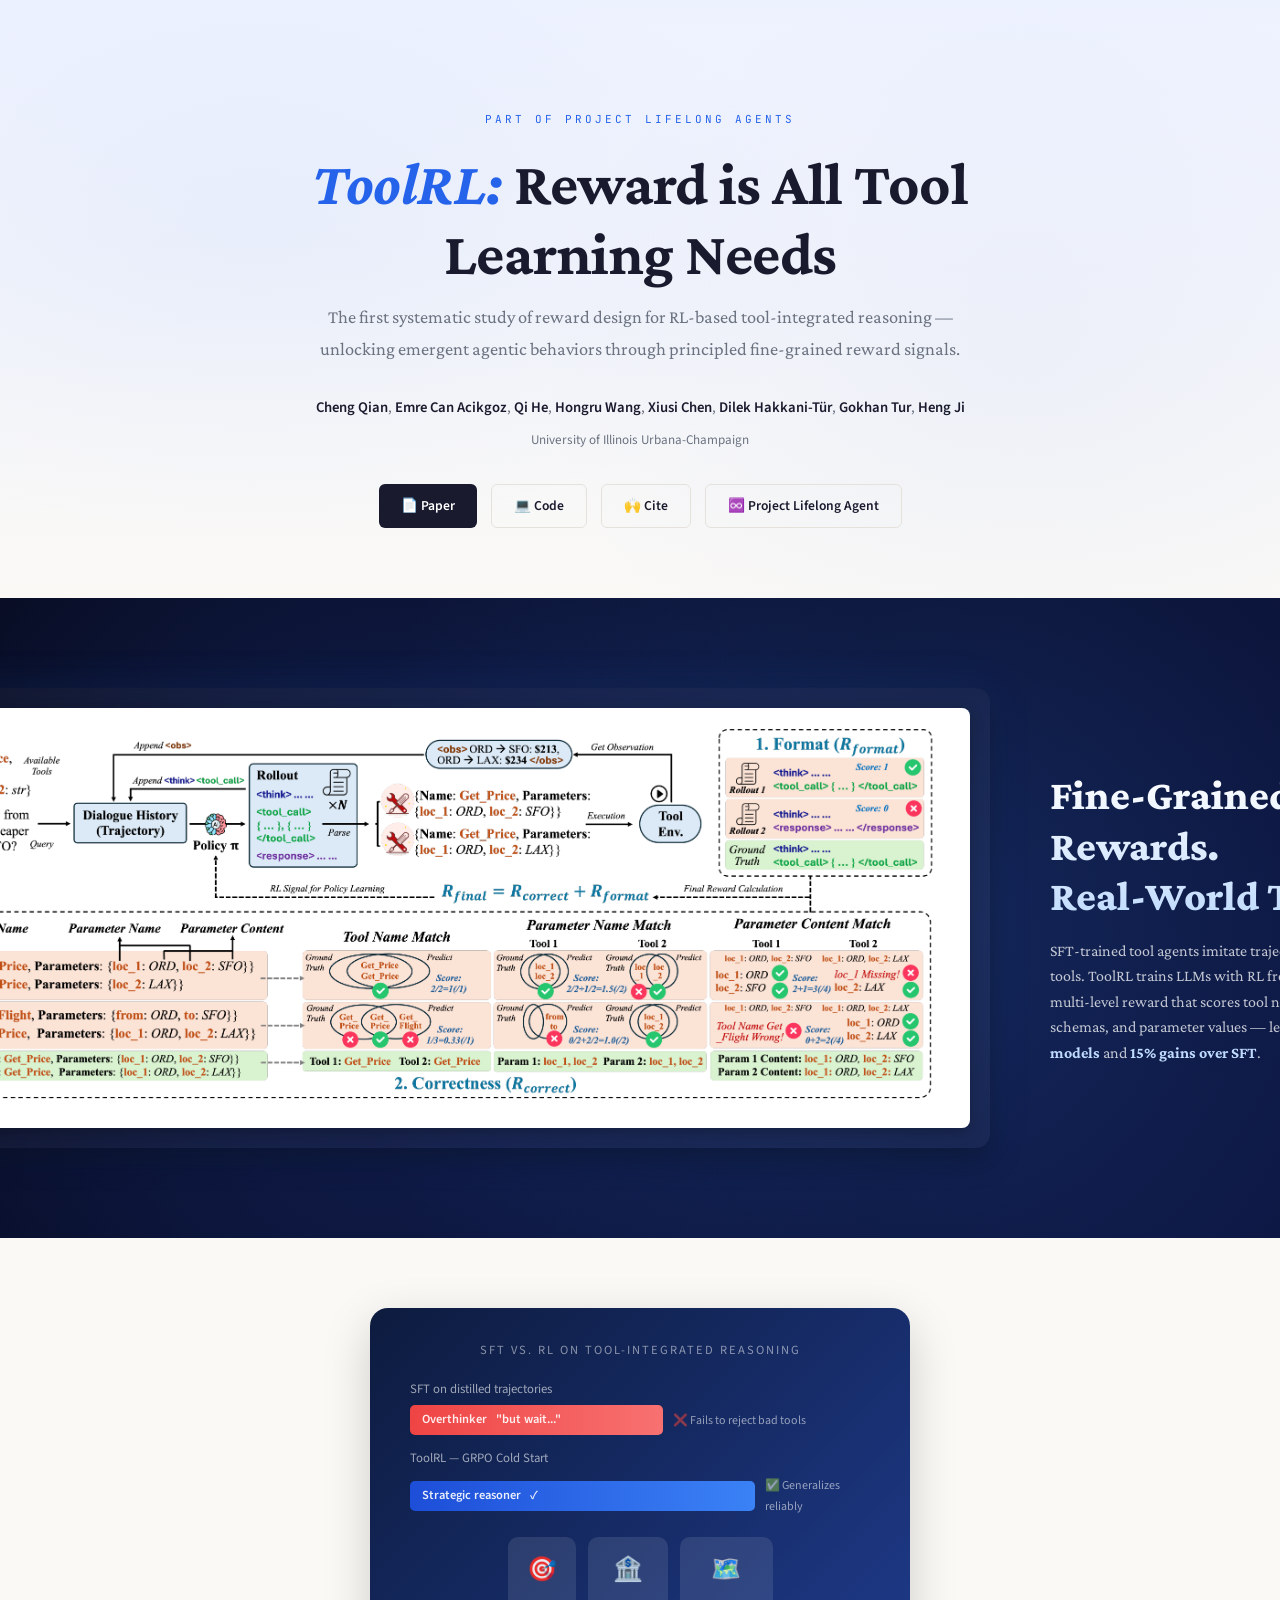
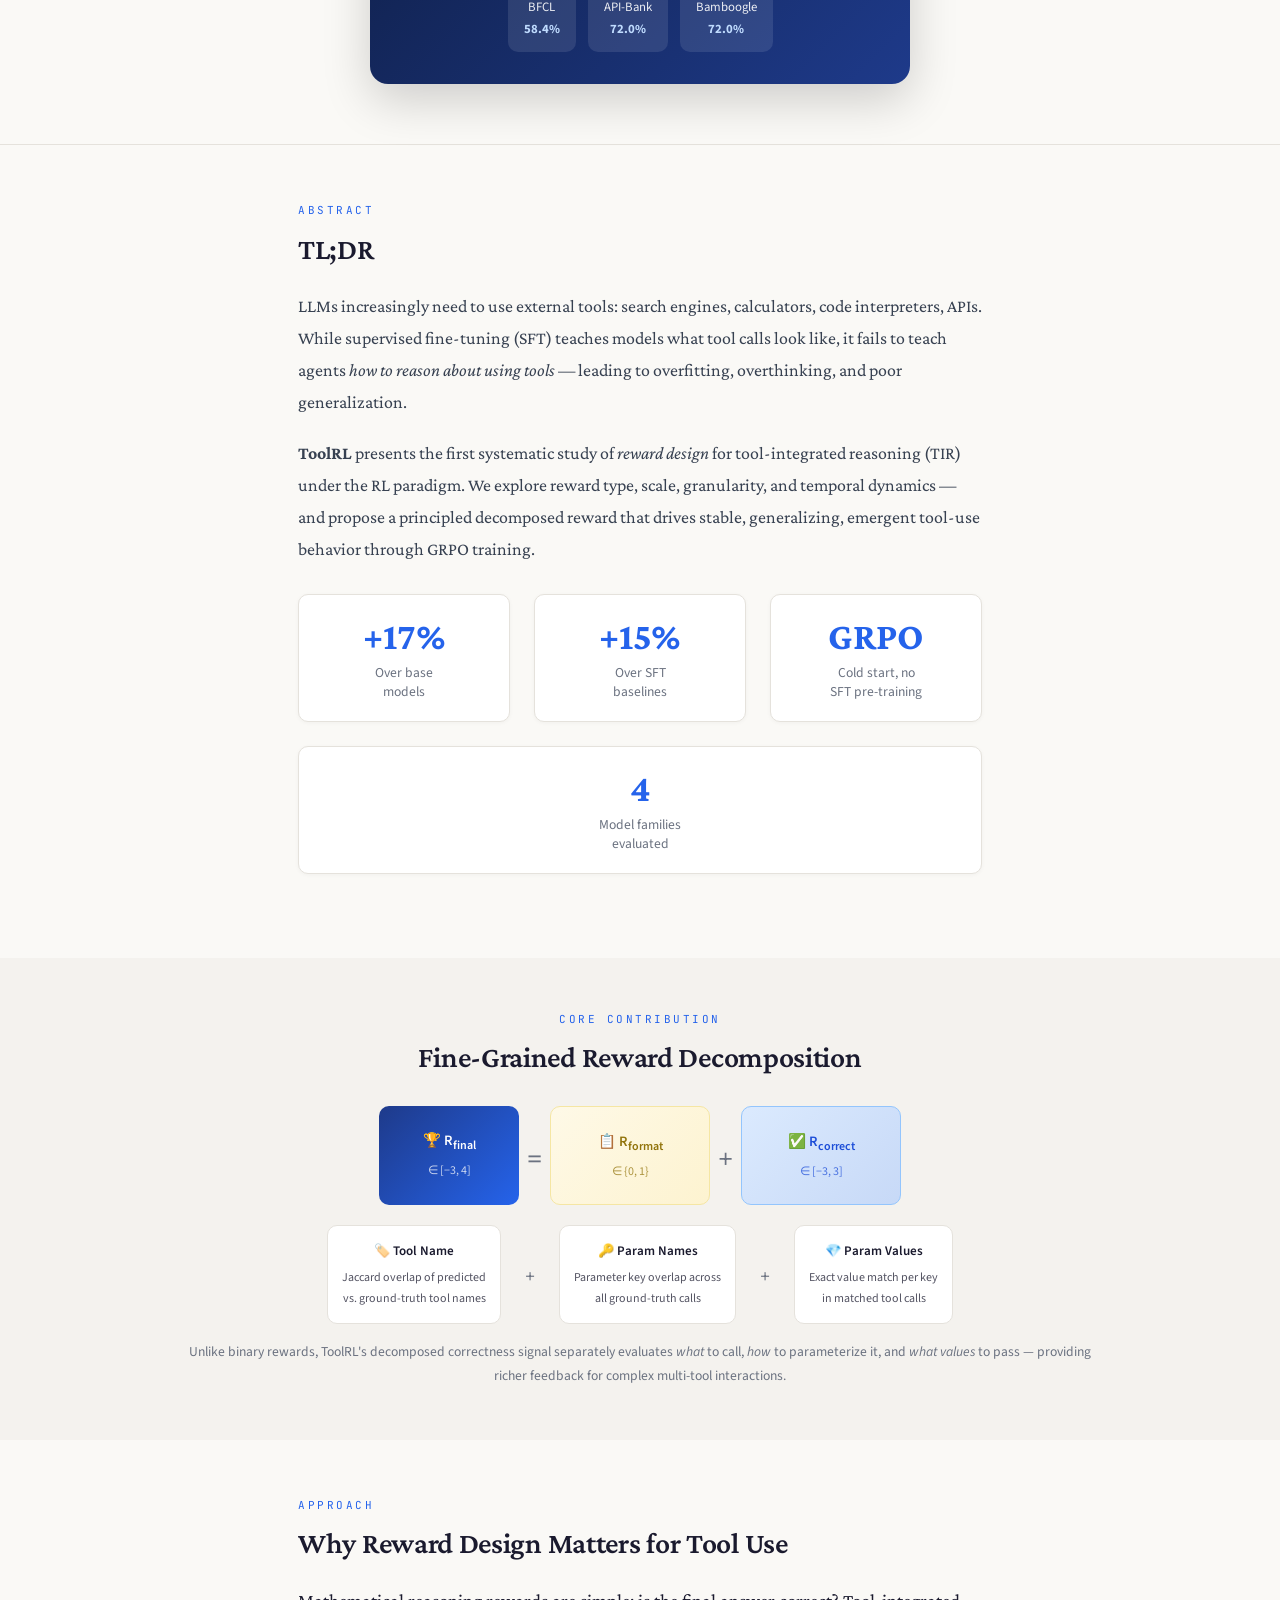
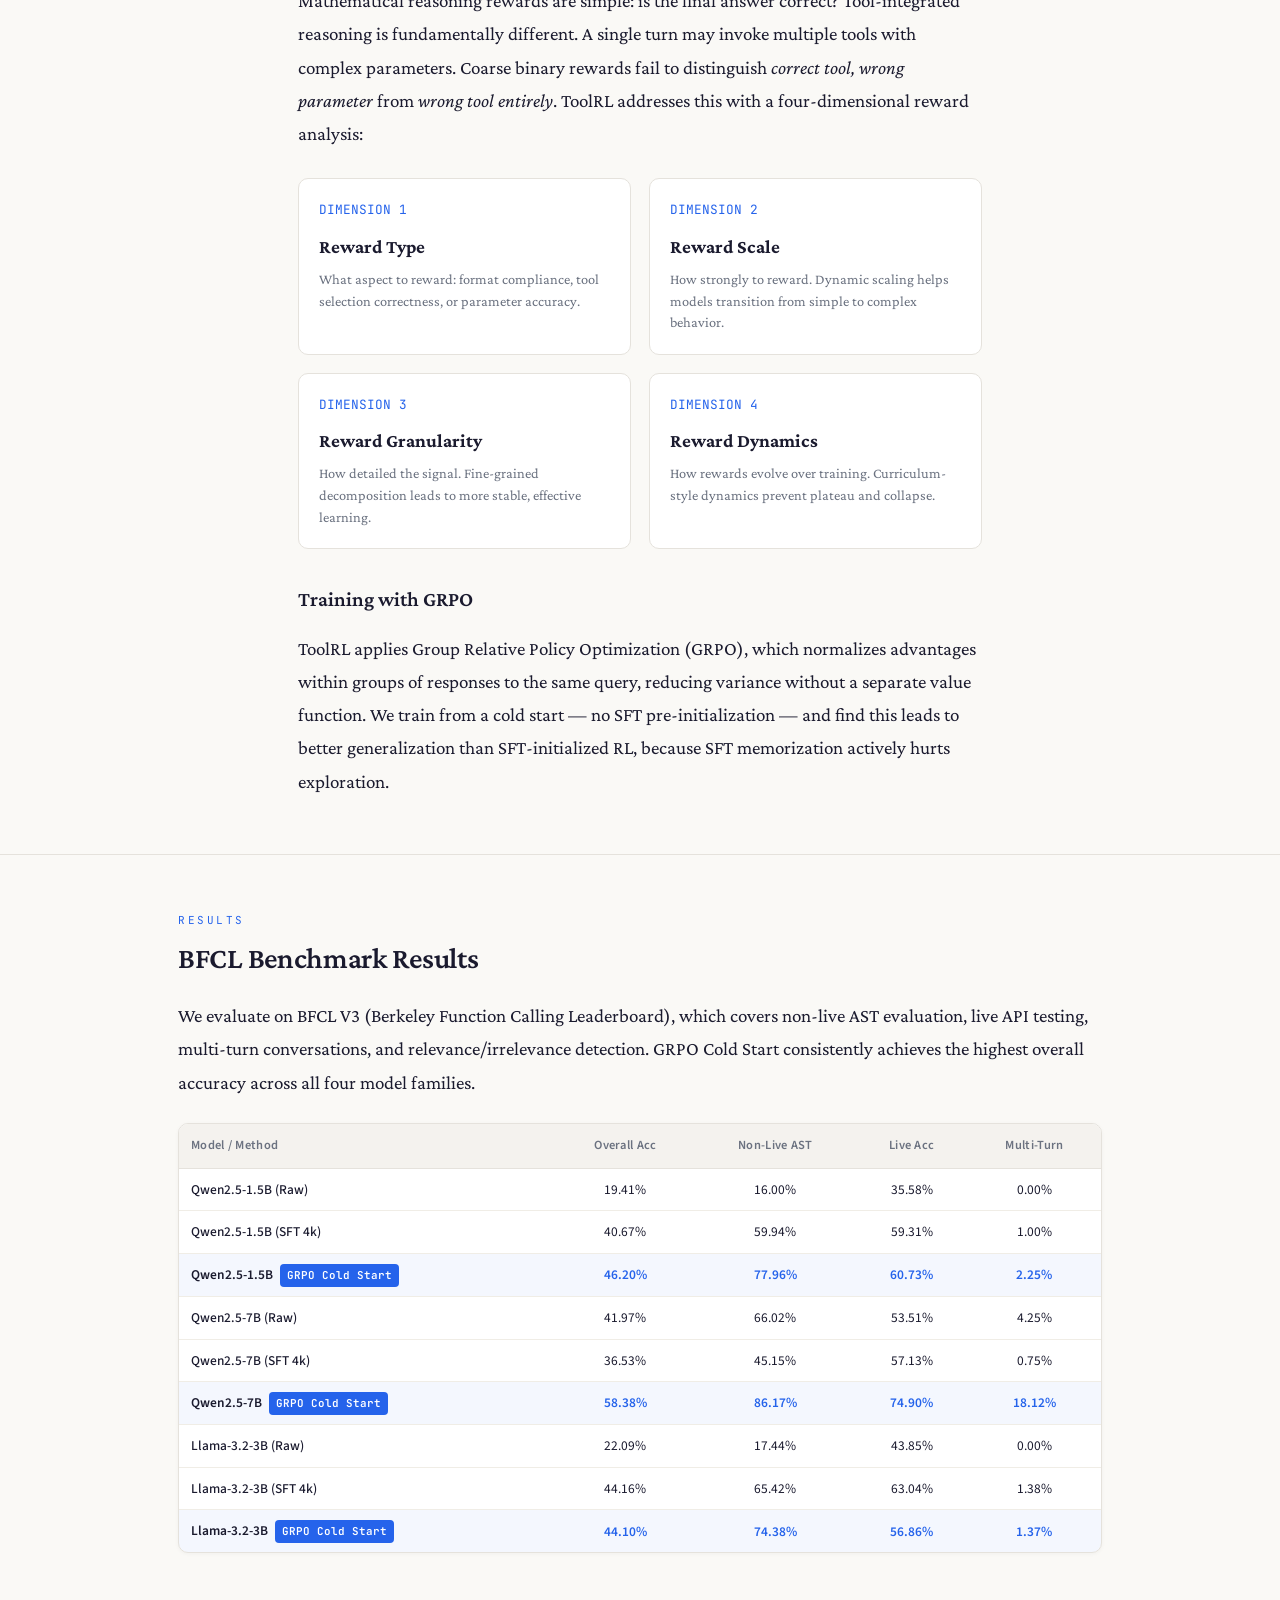
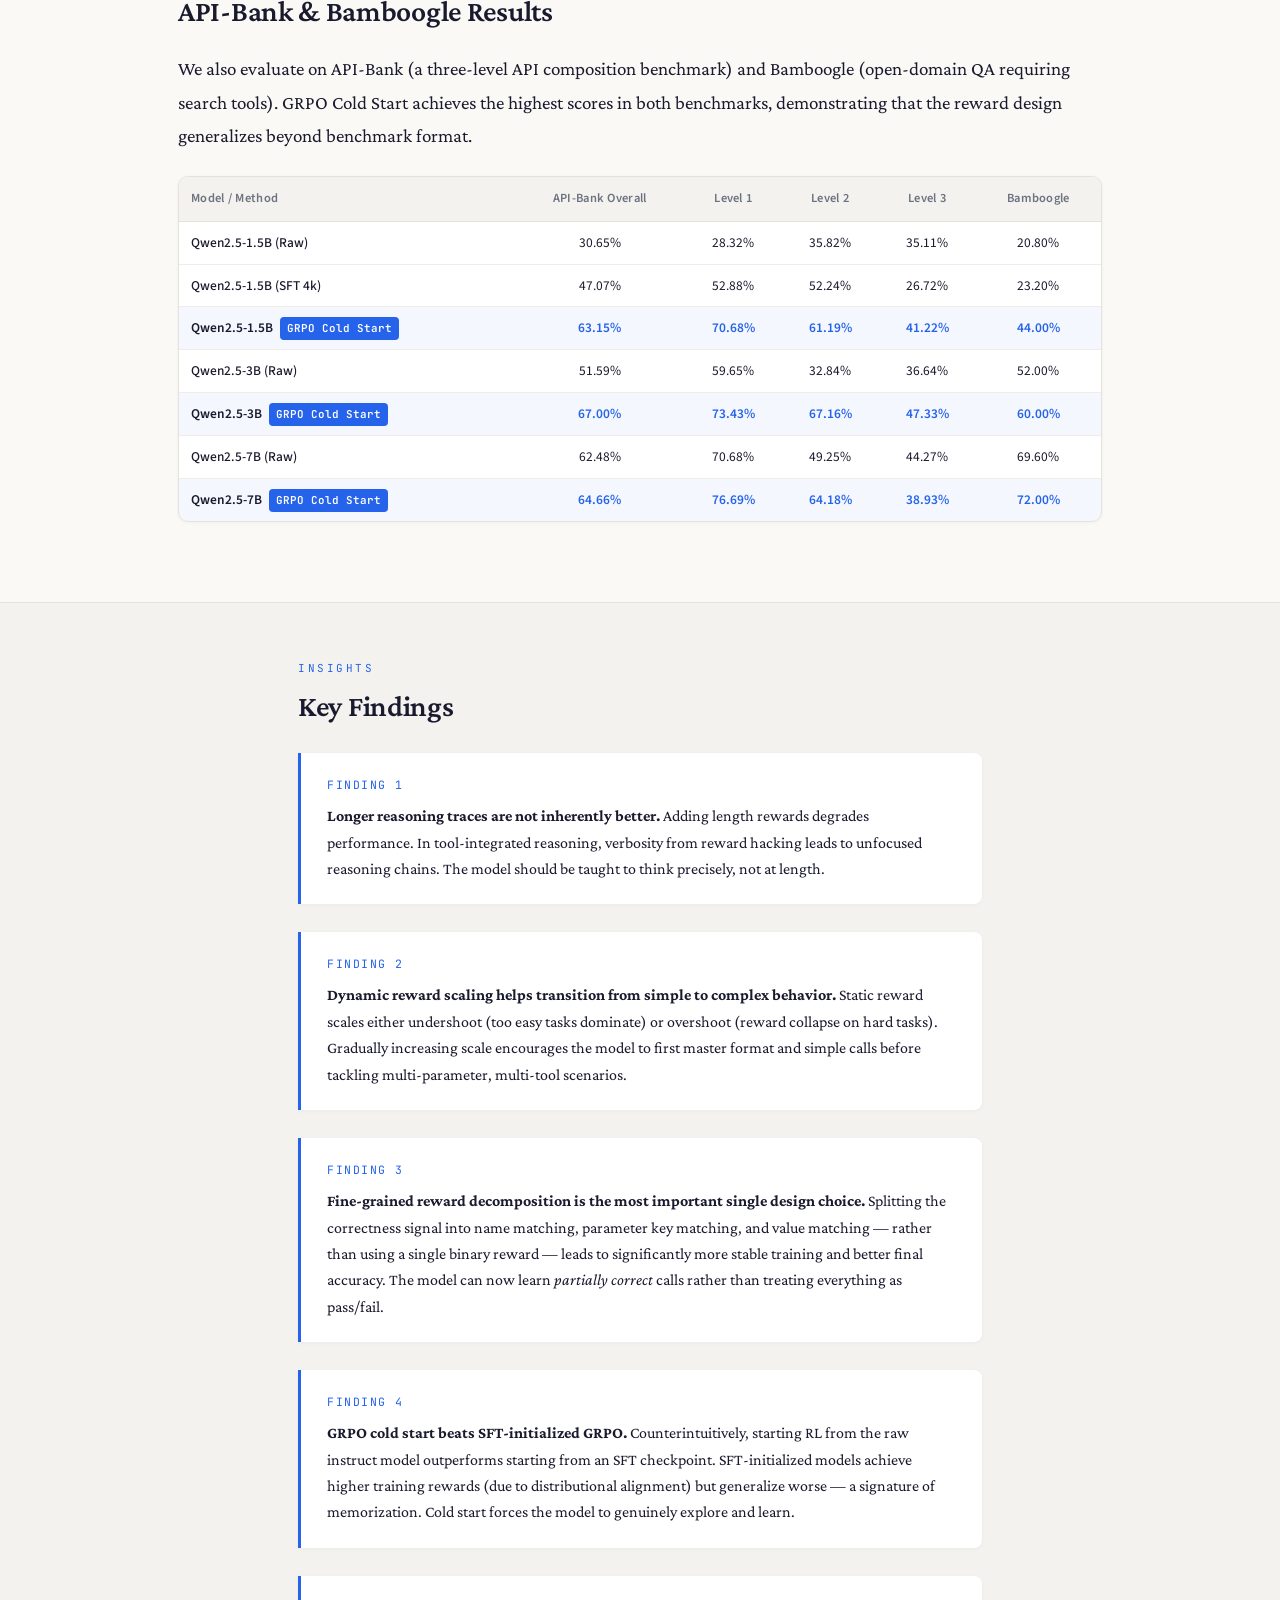
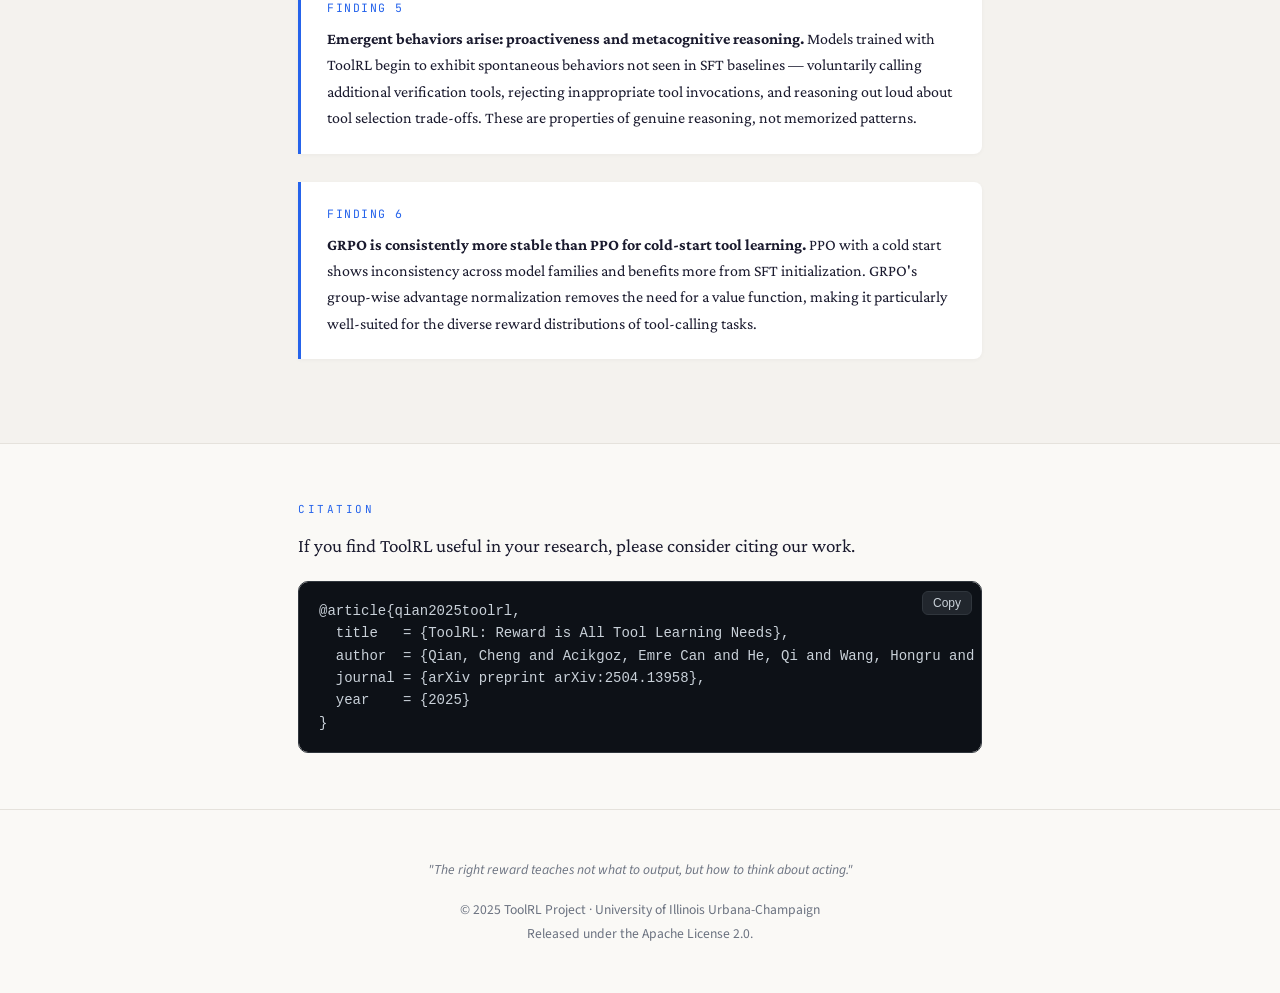
<file: Project-Lifelong-Agent/ToolRL/index.html>
<!DOCTYPE html>
<html lang="en">
<head>
<meta charset="UTF-8">
<meta name="viewport" content="width=device-width, initial-scale=1.0">
<title>ToolRL: Reward is All Tool Learning Needs</title>
<link rel="preconnect" href="https://fonts.googleapis.com">
<link href="https://fonts.googleapis.com/css2?family=Crimson+Pro:ital,wght@0,300;0,400;0,500;0,600;0,700;1,400;1,500&family=JetBrains+Mono:wght@400;500&family=Source+Sans+3:wght@300;400;500;600;700&display=swap" rel="stylesheet">
<style>
  :root {
    --ink: #1a1a2e;
    --paper: #faf9f6;
    --accent: #2563eb;
    --accent2: #1d4ed8;
    --muted: #6b7280;
    --border: #e5e2dc;
    --card: #ffffff;
    --tag-gen: #92740c;
    --tag-sol: #2563eb;
    --highlight: #eff6ff;
    --subtle-bg: #f4f2ee;
  }

  html { scroll-behavior: smooth; }
  * { margin: 0; padding: 0; box-sizing: border-box; }

  body {
    font-family: 'Crimson Pro', Georgia, serif;
    background: var(--paper);
    color: var(--ink);
    line-height: 1.75;
    font-size: 19px;
    -webkit-font-smoothing: antialiased;
  }

  ::selection { background: var(--accent); color: white; }

  /* --- Hero --- */
  .hero {
    position: relative;
    padding: 100px 0 70px;
    text-align: center;
    overflow: hidden;
    background: linear-gradient(180deg, #edf2ff 0%, var(--paper) 100%);
  }

  .hero::before {
    content: '';
    position: absolute;
    top: 0; left: 0; right: 0; bottom: 0;
    background:
      radial-gradient(ellipse 600px 300px at 20% 40%, rgba(37,99,235,0.05), transparent),
      radial-gradient(ellipse 500px 400px at 80% 60%, rgba(29,78,216,0.04), transparent);
    pointer-events: none;
  }

  .hero .label {
    font-family: 'JetBrains Mono', monospace;
    font-size: 11px;
    letter-spacing: 3px;
    text-transform: uppercase;
    color: var(--accent);
    margin-bottom: 20px;
    display: inline-block;
    opacity: 0;
    animation: fadeUp 0.6s ease forwards 0.1s;
  }

  .hero h1 {
    font-family: 'Crimson Pro', serif;
    font-size: clamp(2.4rem, 5vw, 3.8rem);
    font-weight: 700;
    line-height: 1.15;
    max-width: 820px;
    margin: 0 auto 12px;
    letter-spacing: -0.5px;
    opacity: 0;
    animation: fadeUp 0.7s ease forwards 0.2s;
  }

  .hero h1 em { font-style: italic; color: var(--accent); }

  .hero .subtitle {
    font-size: 1.15rem;
    color: var(--muted);
    max-width: 640px;
    margin: 0 auto 30px;
    opacity: 0;
    animation: fadeUp 0.7s ease forwards 0.35s;
  }

  .authors {
    font-family: 'Source Sans 3', sans-serif;
    font-size: 0.92rem;
    color: var(--muted);
    margin-bottom: 8px;
    opacity: 0;
    animation: fadeUp 0.6s ease forwards 0.45s;
  }

  .authors strong { color: var(--ink); font-weight: 600; }

  .affiliations {
    font-family: 'Source Sans 3', sans-serif;
    font-size: 0.82rem;
    color: var(--muted);
    margin-bottom: 32px;
    opacity: 0;
    animation: fadeUp 0.6s ease forwards 0.5s;
  }

  .hero-links {
    display: flex;
    justify-content: center;
    gap: 14px;
    flex-wrap: wrap;
    opacity: 0;
    animation: fadeUp 0.6s ease forwards 0.6s;
  }

  .hero-links a {
    font-family: 'Source Sans 3', sans-serif;
    font-size: 0.85rem;
    font-weight: 600;
    text-decoration: none;
    padding: 9px 22px;
    border-radius: 6px;
    transition: all 0.25s ease;
    display: inline-flex;
    align-items: center;
    gap: 7px;
  }

  .hero-links a.primary { background: var(--ink); color: white; }
  .hero-links a.primary:hover { background: #2d2d4a; transform: translateY(-1px); }
  .hero-links a.secondary { background: transparent; color: var(--ink); border: 1.5px solid var(--border); }
  .hero-links a.secondary:hover { border-color: var(--ink); transform: translateY(-1px); }

  /* --- Layout --- */
  .container { max-width: 740px; margin: 0 auto; padding: 0 28px; }
  .wide-container { max-width: 980px; margin: 0 auto; padding: 0 28px; }

  /* --- Sections --- */
  section { padding: 56px 0; }
  section + section { border-top: 1px solid var(--border); }

  .section-num {
    font-family: 'JetBrains Mono', monospace;
    font-size: 11px;
    letter-spacing: 2.5px;
    text-transform: uppercase;
    color: var(--accent);
    margin-bottom: 10px;
    display: block;
  }

  h2 {
    font-family: 'Crimson Pro', serif;
    font-size: 1.85rem;
    font-weight: 600;
    margin-bottom: 22px;
    line-height: 1.25;
    letter-spacing: -0.3px;
  }

  h3 {
    font-family: 'Crimson Pro', serif;
    font-size: 1.3rem;
    font-weight: 600;
    margin: 32px 0 14px;
    color: var(--ink);
  }

  p { margin-bottom: 18px; font-weight: 400; }
  p:last-child { margin-bottom: 0; }

  .lead { font-size: 1.12rem; line-height: 1.8; color: #374151; }

  /* --- Stat Banner --- */
  .stat-banner {
    background:
      radial-gradient(circle at 30% 50%, rgba(30, 58, 138, 0.4), transparent 60%),
      radial-gradient(circle at 70% 50%, rgba(59, 130, 246, 0.2), transparent 60%),
      linear-gradient(135deg, #070b1f, #0c1540);
    padding: 90px 20px;
  }

  .stat-banner-inner {
    display: flex;
    align-items: center;
    justify-content: center;
    gap: 60px;
    max-width: 1000px;
    margin: 0 auto;
  }

  .stat-fig { flex: 0 0 420px; display: flex; justify-content: center; align-items: center; }

  .stat-fig-card {
    background: rgba(255,255,255,0.04);
    padding: 20px;
    border-radius: 14px;
    box-shadow: 0 10px 30px rgba(0,0,0,0.4), 0 0 40px rgba(59,130,246,0.15);
    backdrop-filter: blur(6px);
    display: flex;
    align-items: center;
    justify-content: center;
  }

  .stat-fig-img {
    width: auto;
    height: 420px;
    object-fit: contain;
    border-radius: 8px;
    box-shadow: 0 4px 14px rgba(0,0,0,0.25);
  }

  .stat-text { flex: 0 0 420px; }

  .big-num {
    font-size: 42px;
    font-weight: 800;
    line-height: 1.2;
    margin-bottom: 16px;
    background: linear-gradient(180deg, #ffffff, #bfdbfe);
    -webkit-background-clip: text;
    -webkit-text-fill-color: transparent;
  }

  .stat-text p {
    font-size: 16px;
    line-height: 1.6;
    color: rgba(255,255,255,0.75);
  }

  /* --- Reward Decomposition Diagram --- */
  .diagram-section {
    background: var(--subtle-bg);
    padding: 52px 0;
    text-align: center;
  }

  .diagram-section .caption {
    font-family: 'Source Sans 3', sans-serif;
    font-size: 0.85rem;
    color: var(--muted);
    margin-top: 12px;
  }

  .reward-decomp {
    display: flex;
    justify-content: center;
    align-items: stretch;
    gap: 0;
    max-width: 800px;
    margin: 0 auto 14px;
    flex-wrap: wrap;
  }

  .rbox {
    padding: 22px 20px;
    border-radius: 10px;
    font-family: 'Source Sans 3', sans-serif;
    font-weight: 600;
    font-size: 0.9rem;
    min-width: 160px;
    text-align: center;
  }

  .rbox.total {
    background: linear-gradient(135deg, #1e3a8a, #2563eb);
    color: white;
    border: none;
    min-width: 140px;
  }

  .rbox.format {
    background: linear-gradient(135deg, #fef9e7, #fdf3d0);
    color: #92740c;
    border: 1.5px solid #f5e6a3;
  }

  .rbox.correct {
    background: linear-gradient(135deg, #dbeafe, #c7d9f7);
    color: #1d4ed8;
    border: 1.5px solid #93c5fd;
  }

  .rbox.sub {
    background: var(--card);
    border: 1.5px solid var(--border);
    color: var(--ink);
    font-size: 0.82rem;
    min-width: 120px;
    padding: 14px 14px;
  }

  .rbox small {
    display: block;
    font-weight: 400;
    font-size: 0.75rem;
    margin-top: 4px;
    opacity: 0.75;
  }

  .plus-sign, .eq-sign {
    font-size: 1.8rem;
    color: var(--muted);
    padding: 0 8px;
    display: flex;
    align-items: center;
  }

  /* --- Tables --- */
  .table-wrapper {
    overflow-x: auto;
    margin: 24px 0;
    border-radius: 10px;
    border: 1px solid var(--border);
    background: var(--card);
    box-shadow: 0 1px 4px rgba(0,0,0,0.04);
  }

  table { width: 100%; border-collapse: collapse; font-family: 'Source Sans 3', sans-serif; font-size: 0.84rem; }
  thead { background: var(--subtle-bg); }

  th {
    padding: 11px 12px;
    text-align: center;
    font-weight: 600;
    font-size: 0.78rem;
    letter-spacing: 0.3px;
    color: var(--muted);
    border-bottom: 1.5px solid var(--border);
    white-space: nowrap;
  }
  th:first-child { text-align: left; }

  td {
    padding: 9px 12px;
    text-align: center;
    border-bottom: 1px solid #f0ede6;
    white-space: nowrap;
  }
  td:first-child { text-align: left; font-weight: 500; }
  tr:last-child td { border-bottom: none; }

  .row-highlight { background: rgba(37,99,235,0.05); }
  .row-highlight td { font-weight: 600; }

  .gain { color: #16a34a; font-weight: 600; }
  .loss { color: #c0392b; font-weight: 600; }
  .best { color: var(--accent); font-weight: 700; }

  .ours-badge {
    display: inline-block;
    font-family: 'JetBrains Mono', monospace;
    font-size: 0.68rem;
    background: var(--accent);
    color: white;
    padding: 2px 7px;
    border-radius: 4px;
    margin-left: 4px;
    vertical-align: middle;
  }

  /* --- Findings --- */
  .finding {
    background: var(--card);
    border-left: 3.5px solid var(--accent);
    padding: 22px 26px;
    margin: 28px 0;
    border-radius: 0 8px 8px 0;
    box-shadow: 0 1px 4px rgba(0,0,0,0.04);
  }

  .finding .finding-label {
    font-family: 'JetBrains Mono', monospace;
    font-size: 0.72rem;
    letter-spacing: 1.5px;
    text-transform: uppercase;
    color: var(--accent);
    margin-bottom: 8px;
    display: block;
  }

  .finding p { font-size: 1rem; line-height: 1.65; margin: 0; }

  /* --- Metric callouts --- */
  .metric-row { display: flex; gap: 24px; margin: 28px 0; flex-wrap: wrap; }

  .metric-card {
    flex: 1;
    min-width: 160px;
    background: var(--card);
    border: 1.5px solid var(--border);
    border-radius: 10px;
    padding: 20px 22px;
    text-align: center;
    box-shadow: 0 1px 4px rgba(0,0,0,0.04);
  }

  .metric-card .num {
    font-family: 'Crimson Pro', serif;
    font-size: 2.4rem;
    font-weight: 700;
    color: var(--accent);
    line-height: 1.1;
    margin-bottom: 6px;
  }

  .metric-card .label {
    font-family: 'Source Sans 3', sans-serif;
    font-size: 0.85rem;
    color: var(--muted);
    line-height: 1.4;
  }

  /* --- Code block --- */
  .codeblock-wrapper { position: relative; margin-top: 16px; }

  .codeblock-shell {
    background: #0d1117;
    color: #c9d1d9;
    padding: 18px 20px;
    border-radius: 10px;
    font-size: 14px;
    line-height: 1.6;
    overflow-x: auto;
    font-family: ui-monospace, SFMono-Regular, Menlo, Monaco, Consolas, monospace;
    border: 1px solid #30363d;
  }

  .copy-btn {
    position: absolute;
    top: 10px; right: 10px;
    background: #21262d;
    color: #c9d1d9;
    border: 1px solid #30363d;
    padding: 4px 10px;
    font-size: 12px;
    border-radius: 6px;
    cursor: pointer;
  }
  .copy-btn:hover { background: #30363d; }

  /* --- Footer --- */
  footer {
    text-align: center;
    padding: 48px 28px;
    border-top: 1px solid var(--border);
    font-family: 'Source Sans 3', sans-serif;
    font-size: 0.85rem;
    color: var(--muted);
  }
  footer a { color: var(--accent); text-decoration: none; }

  /* --- Animations --- */
  @keyframes fadeUp {
    from { opacity: 0; transform: translateY(16px); }
    to { opacity: 1; transform: translateY(0); }
  }

  .fade-in { opacity: 0; transform: translateY(20px); transition: opacity 0.5s ease, transform 0.5s ease; }
  .fade-in.visible { opacity: 1; transform: translateY(0); }

  /* --- Responsive --- */
  @media (max-width: 768px) {
    .stat-banner-inner { flex-direction: column; gap: 30px; }
    .stat-fig { flex: none; width: 100%; }
    .stat-text { flex: none; }
    .metric-row { flex-direction: column; }
    .reward-decomp { flex-direction: column; align-items: center; gap: 8px; }
    .plus-sign, .eq-sign { transform: rotate(90deg); }
  }

  @media (max-width: 640px) {
    body { font-size: 17px; }
    .hero { padding: 70px 0 50px; }
    .hero h1 { font-size: 2rem; }
    section { padding: 40px 0; }
    th, td { padding: 8px 8px; font-size: 0.76rem; }
  }
</style>
</head>
<body>

<!-- ==================== HERO ==================== -->
<header class="hero">
  <div class="container">
    <div class="label">Part of Project Lifelong Agents</div>
    <h1><em>ToolRL:</em> Reward is All Tool Learning Needs</h1>
    <p class="subtitle">The first systematic study of reward design for RL-based tool-integrated reasoning — unlocking emergent agentic behaviors through principled fine-grained reward signals.</p>
    <p class="authors">
      <strong>Cheng Qian</strong>,
      <strong>Emre Can Acikgoz</strong>,
      <strong>Qi He</strong>,
      <strong>Hongru Wang</strong>,
      <strong>Xiusi Chen</strong>,
      <strong>Dilek Hakkani-Tür</strong>,
      <strong>Gokhan Tur</strong>,
      <strong>Heng Ji</strong>
    </p>
    <p class="affiliations">University of Illinois Urbana-Champaign</p>
    <div class="hero-links">
      <a href="https://arxiv.org/abs/2504.13958" class="primary">📄 Paper</a>
      <a href="https://github.com/qiancheng0/ToolRL" class="secondary">💻 Code</a>
      <a href="#citation" class="secondary">🙌 Cite</a>
      <a href="https://lifelongagent.github.io/Project-Lifelong-Agent/index.html" class="secondary">♾️ Project Lifelong Agent</a>
    </div>
  </div>
</header>

<!-- ==================== STAT BANNER ==================== -->
<div class="stat-banner">
  <div class="stat-banner-inner">

    <div class="stat-fig">
      <div class="stat-fig-card">
        <img src="intro.png" class="stat-fig-img">
      </div>
    </div>

    <div class="stat-text">
      <div class="big-num">Fine-Grained<br>Rewards.<br>Real-World Tools.</div>
      <p>
        SFT-trained tool agents imitate trajectories but fail to <em>reason</em> about tools. ToolRL trains LLMs with RL from scratch using a principled, multi-level reward that scores tool name selection, parameter schemas, and parameter values — leading to <strong style="color:#bfdbfe;">17% gains over base models</strong> and <strong style="color:#bfdbfe;">15% gains over SFT</strong>.
      </p>
    </div>

  </div>
</div>

<!-- ==================== SFT vs RL TEASER ==================== -->
<section style="padding: 70px 0 60px;">
  <div class="container fade-in" style="display:flex; justify-content:center;">
    <div style="background: linear-gradient(135deg, #0d1b3e, #1e3a8a); border-radius: 18px; padding: 32px 40px; box-shadow: 0 16px 48px rgba(0,0,0,0.18); max-width: 540px; width: 100%; color:rgba(255,255,255,0.9); font-family:'Source Sans 3',sans-serif;">
      <div style="font-size:0.78rem; letter-spacing:2px; text-transform:uppercase; color:rgba(255,255,255,0.5); margin-bottom:16px; text-align:center;">SFT vs. RL on Tool-Integrated Reasoning</div>
      <div style="display:flex; flex-direction:column; gap:12px;">
        <div>
          <div style="font-size:0.8rem; color:rgba(255,255,255,0.6); margin-bottom:5px;">SFT on distilled trajectories</div>
          <div style="display:flex; align-items:center; gap:10px;">
            <div style="height:30px; width:55%; background:linear-gradient(90deg,#ef4444,#f87171); border-radius:5px; display:flex; align-items:center; padding:0 12px; font-size:0.78rem; font-weight:600;">Overthinker &nbsp; "but wait..."</div>
            <div style="font-size:0.75rem; color:rgba(255,255,255,0.55);">❌ Fails to reject bad tools</div>
          </div>
        </div>
        <div>
          <div style="font-size:0.8rem; color:rgba(255,255,255,0.6); margin-bottom:5px;">ToolRL — GRPO Cold Start</div>
          <div style="display:flex; align-items:center; gap:10px;">
            <div style="height:30px; width:82%; background:linear-gradient(90deg,#1d4ed8,#3b82f6); border-radius:5px; display:flex; align-items:center; padding:0 12px; font-size:0.78rem; font-weight:600;">Strategic reasoner &nbsp; ✓</div>
            <div style="font-size:0.75rem; color:rgba(255,255,255,0.55);">✅ Generalizes reliably</div>
          </div>
        </div>
      </div>
      <div style="margin-top:20px; display:flex; gap:12px; justify-content:center; flex-wrap:wrap;">
        <div style="background:rgba(255,255,255,0.1); border-radius:10px; padding:12px 16px; text-align:center; font-size:0.8rem;">
          <div style="font-size:1.5rem; margin-bottom:5px;">🎯</div>
          BFCL<br><span style="font-weight:700; color:#bfdbfe;">58.4%</span>
        </div>
        <div style="background:rgba(255,255,255,0.1); border-radius:10px; padding:12px 16px; text-align:center; font-size:0.8rem;">
          <div style="font-size:1.5rem; margin-bottom:5px;">🏦</div>
          API-Bank<br><span style="font-weight:700; color:#bfdbfe;">72.0%</span>
        </div>
        <div style="background:rgba(255,255,255,0.1); border-radius:10px; padding:12px 16px; text-align:center; font-size:0.8rem;">
          <div style="font-size:1.5rem; margin-bottom:5px;">🗺️</div>
          Bamboogle<br><span style="font-weight:700; color:#bfdbfe;">72.0%</span>
        </div>
      </div>
    </div>
  </div>
</section>

<!-- ==================== ABSTRACT ==================== -->
<section>
  <div class="container fade-in">
    <span class="section-num">Abstract</span>
    <h2>TL;DR</h2>
    <p class="lead">
      LLMs increasingly need to use external tools: search engines, calculators, code interpreters, APIs. While supervised fine-tuning (SFT) teaches models what tool calls look like, it fails to teach agents <em>how to reason about using tools</em> — leading to overfitting, overthinking, and poor generalization.
    </p>
    <p class="lead">
      <strong>ToolRL</strong> presents the first systematic study of <em>reward design</em> for tool-integrated reasoning (TIR) under the RL paradigm. We explore reward type, scale, granularity, and temporal dynamics — and propose a principled decomposed reward that drives stable, generalizing, emergent tool-use behavior through GRPO training.
    </p>

    <div class="metric-row">
      <div class="metric-card">
        <div class="num">+17%</div>
        <div class="label">Over base<br>models</div>
      </div>
      <div class="metric-card">
        <div class="num">+15%</div>
        <div class="label">Over SFT<br>baselines</div>
      </div>
      <div class="metric-card">
        <div class="num">GRPO</div>
        <div class="label">Cold start, no<br>SFT pre-training</div>
      </div>
      <div class="metric-card">
        <div class="num">4</div>
        <div class="label">Model families<br>evaluated</div>
      </div>
    </div>
  </div>
</section>

<!-- ==================== REWARD DESIGN ==================== -->
<div class="diagram-section">
  <div class="wide-container fade-in">
    <span class="section-num" style="display:block; text-align:center;">Core Contribution</span>
    <h2 style="text-align:center; margin-bottom:30px;">Fine-Grained Reward Decomposition</h2>

    <div class="reward-decomp">
      <div class="rbox total">
        🏆 R<sub>final</sub>
        <small>∈ [−3, 4]</small>
      </div>
      <div class="eq-sign">=</div>
      <div class="rbox format">
        📋 R<sub>format</sub>
        <small>∈ {0, 1}</small>
      </div>
      <div class="plus-sign">+</div>
      <div class="rbox correct">
        ✅ R<sub>correct</sub>
        <small>∈ [−3, 3]</small>
      </div>
    </div>

    <div style="display:flex; justify-content:center; gap:16px; flex-wrap:wrap; margin-top:20px; max-width:720px; margin-left:auto; margin-right:auto;">
      <div class="rbox sub">
        🏷️ Tool Name<br><small>Jaccard overlap of predicted<br>vs. ground-truth tool names</small>
      </div>
      <div class="plus-sign" style="font-size:1.2rem;">+</div>
      <div class="rbox sub">
        🔑 Param Names<br><small>Parameter key overlap across<br>all ground-truth calls</small>
      </div>
      <div class="plus-sign" style="font-size:1.2rem;">+</div>
      <div class="rbox sub">
        💎 Param Values<br><small>Exact value match per key<br>in matched tool calls</small>
      </div>
    </div>

    <p class="caption" style="margin-top:16px;">Unlike binary rewards, ToolRL's decomposed correctness signal separately evaluates <em>what</em> to call, <em>how</em> to parameterize it, and <em>what values</em> to pass — providing richer feedback for complex multi-tool interactions.</p>
  </div>
</div>

<!-- ==================== APPROACH ==================== -->
<section>
  <div class="container fade-in">
    <span class="section-num">Approach</span>
    <h2>Why Reward Design Matters for Tool Use</h2>
    <p>Mathematical reasoning rewards are simple: is the final answer correct? Tool-integrated reasoning is fundamentally different. A single turn may invoke multiple tools with complex parameters. Coarse binary rewards fail to distinguish <em>correct tool, wrong parameter</em> from <em>wrong tool entirely</em>. ToolRL addresses this with a four-dimensional reward analysis:</p>

    <div style="display:grid; grid-template-columns:1fr 1fr; gap:18px; margin:28px 0;">
      <div style="background:var(--card); border:1.5px solid var(--border); border-radius:10px; padding:20px;">
        <div style="font-family:'JetBrains Mono',monospace; font-size:0.8rem; color:var(--accent); margin-bottom:8px;">DIMENSION 1</div>
        <strong>Reward Type</strong>
        <p style="font-size:0.9rem; color:var(--muted); margin-top:6px; margin-bottom:0; line-height:1.5;">What aspect to reward: format compliance, tool selection correctness, or parameter accuracy.</p>
      </div>
      <div style="background:var(--card); border:1.5px solid var(--border); border-radius:10px; padding:20px;">
        <div style="font-family:'JetBrains Mono',monospace; font-size:0.8rem; color:var(--accent); margin-bottom:8px;">DIMENSION 2</div>
        <strong>Reward Scale</strong>
        <p style="font-size:0.9rem; color:var(--muted); margin-top:6px; margin-bottom:0; line-height:1.5;">How strongly to reward. Dynamic scaling helps models transition from simple to complex behavior.</p>
      </div>
      <div style="background:var(--card); border:1.5px solid var(--border); border-radius:10px; padding:20px;">
        <div style="font-family:'JetBrains Mono',monospace; font-size:0.8rem; color:var(--accent); margin-bottom:8px;">DIMENSION 3</div>
        <strong>Reward Granularity</strong>
        <p style="font-size:0.9rem; color:var(--muted); margin-top:6px; margin-bottom:0; line-height:1.5;">How detailed the signal. Fine-grained decomposition leads to more stable, effective learning.</p>
      </div>
      <div style="background:var(--card); border:1.5px solid var(--border); border-radius:10px; padding:20px;">
        <div style="font-family:'JetBrains Mono',monospace; font-size:0.8rem; color:var(--accent); margin-bottom:8px;">DIMENSION 4</div>
        <strong>Reward Dynamics</strong>
        <p style="font-size:0.9rem; color:var(--muted); margin-top:6px; margin-bottom:0; line-height:1.5;">How rewards evolve over training. Curriculum-style dynamics prevent plateau and collapse.</p>
      </div>
    </div>

    <h3>Training with GRPO</h3>
    <p>ToolRL applies Group Relative Policy Optimization (GRPO), which normalizes advantages within groups of responses to the same query, reducing variance without a separate value function. We train from a cold start — no SFT pre-initialization — and find this leads to better generalization than SFT-initialized RL, because SFT memorization actively hurts exploration.</p>
  </div>
</section>

<!-- ==================== MAIN RESULTS ==================== -->
<section>
  <div class="wide-container fade-in">
    <span class="section-num">Results</span>
    <h2>BFCL Benchmark Results</h2>
    <p>We evaluate on BFCL V3 (Berkeley Function Calling Leaderboard), which covers non-live AST evaluation, live API testing, multi-turn conversations, and relevance/irrelevance detection. GRPO Cold Start consistently achieves the highest overall accuracy across all four model families.</p>

    <div class="table-wrapper">
      <table>
        <thead>
          <tr>
            <th>Model / Method</th>
            <th>Overall Acc</th>
            <th>Non-Live AST</th>
            <th>Live Acc</th>
            <th>Multi-Turn</th>
          </tr>
        </thead>
        <tbody>
          <tr>
            <td>Qwen2.5-1.5B (Raw)</td>
            <td>19.41%</td><td>16.00%</td><td>35.58%</td><td>0.00%</td>
          </tr>
          <tr>
            <td>Qwen2.5-1.5B (SFT 4k)</td>
            <td>40.67%</td><td>59.94%</td><td>59.31%</td><td>1.00%</td>
          </tr>
          <tr class="row-highlight">
            <td>Qwen2.5-1.5B <span class="ours-badge">GRPO Cold Start</span></td>
            <td class="best">46.20%</td><td class="best">77.96%</td><td class="best">60.73%</td><td class="best">2.25%</td>
          </tr>
          <tr>
            <td>Qwen2.5-7B (Raw)</td>
            <td>41.97%</td><td>66.02%</td><td>53.51%</td><td>4.25%</td>
          </tr>
          <tr>
            <td>Qwen2.5-7B (SFT 4k)</td>
            <td>36.53%</td><td>45.15%</td><td>57.13%</td><td>0.75%</td>
          </tr>
          <tr class="row-highlight">
            <td>Qwen2.5-7B <span class="ours-badge">GRPO Cold Start</span></td>
            <td class="best">58.38%</td><td class="best">86.17%</td><td class="best">74.90%</td><td class="best">18.12%</td>
          </tr>
          <tr>
            <td>Llama-3.2-3B (Raw)</td>
            <td>22.09%</td><td>17.44%</td><td>43.85%</td><td>0.00%</td>
          </tr>
          <tr>
            <td>Llama-3.2-3B (SFT 4k)</td>
            <td>44.16%</td><td>65.42%</td><td>63.04%</td><td>1.38%</td>
          </tr>
          <tr class="row-highlight">
            <td>Llama-3.2-3B <span class="ours-badge">GRPO Cold Start</span></td>
            <td class="best">44.10%</td><td class="best">74.38%</td><td class="best">56.86%</td><td class="best">1.37%</td>
          </tr>
        </tbody>
      </table>
    </div>

    <h2 style="margin-top:40px;">API-Bank & Bamboogle Results</h2>
    <p>We also evaluate on API-Bank (a three-level API composition benchmark) and Bamboogle (open-domain QA requiring search tools). GRPO Cold Start achieves the highest scores in both benchmarks, demonstrating that the reward design generalizes beyond benchmark format.</p>

    <div class="table-wrapper">
      <table>
        <thead>
          <tr>
            <th>Model / Method</th>
            <th>API-Bank Overall</th>
            <th>Level 1</th>
            <th>Level 2</th>
            <th>Level 3</th>
            <th>Bamboogle</th>
          </tr>
        </thead>
        <tbody>
          <tr>
            <td>Qwen2.5-1.5B (Raw)</td>
            <td>30.65%</td><td>28.32%</td><td>35.82%</td><td>35.11%</td><td>20.80%</td>
          </tr>
          <tr>
            <td>Qwen2.5-1.5B (SFT 4k)</td>
            <td>47.07%</td><td>52.88%</td><td>52.24%</td><td>26.72%</td><td>23.20%</td>
          </tr>
          <tr class="row-highlight">
            <td>Qwen2.5-1.5B <span class="ours-badge">GRPO Cold Start</span></td>
            <td class="best">63.15%</td><td class="best">70.68%</td><td class="best">61.19%</td><td class="best">41.22%</td><td class="best">44.00%</td>
          </tr>
          <tr>
            <td>Qwen2.5-3B (Raw)</td>
            <td>51.59%</td><td>59.65%</td><td>32.84%</td><td>36.64%</td><td>52.00%</td>
          </tr>
          <tr class="row-highlight">
            <td>Qwen2.5-3B <span class="ours-badge">GRPO Cold Start</span></td>
            <td class="best">67.00%</td><td class="best">73.43%</td><td class="best">67.16%</td><td class="best">47.33%</td><td class="best">60.00%</td>
          </tr>
          <tr>
            <td>Qwen2.5-7B (Raw)</td>
            <td>62.48%</td><td>70.68%</td><td>49.25%</td><td>44.27%</td><td>69.60%</td>
          </tr>
          <tr class="row-highlight">
            <td>Qwen2.5-7B <span class="ours-badge">GRPO Cold Start</span></td>
            <td class="best">64.66%</td><td class="best">76.69%</td><td class="best">64.18%</td><td class="best">38.93%</td><td class="best">72.00%</td>
          </tr>
        </tbody>
      </table>
    </div>
  </div>
</section>

<!-- ==================== KEY FINDINGS ==================== -->
<section style="background: var(--subtle-bg);">
  <div class="container fade-in">
    <span class="section-num">Insights</span>
    <h2>Key Findings</h2>

    <div class="finding">
      <span class="finding-label">Finding 1</span>
      <p><strong>Longer reasoning traces are not inherently better.</strong> Adding length rewards degrades performance. In tool-integrated reasoning, verbosity from reward hacking leads to unfocused reasoning chains. The model should be taught to think precisely, not at length.</p>
    </div>

    <div class="finding">
      <span class="finding-label">Finding 2</span>
      <p><strong>Dynamic reward scaling helps transition from simple to complex behavior.</strong> Static reward scales either undershoot (too easy tasks dominate) or overshoot (reward collapse on hard tasks). Gradually increasing scale encourages the model to first master format and simple calls before tackling multi-parameter, multi-tool scenarios.</p>
    </div>

    <div class="finding">
      <span class="finding-label">Finding 3</span>
      <p><strong>Fine-grained reward decomposition is the most important single design choice.</strong> Splitting the correctness signal into name matching, parameter key matching, and value matching — rather than using a single binary reward — leads to significantly more stable training and better final accuracy. The model can now learn <em>partially correct</em> calls rather than treating everything as pass/fail.</p>
    </div>

    <div class="finding">
      <span class="finding-label">Finding 4</span>
      <p><strong>GRPO cold start beats SFT-initialized GRPO.</strong> Counterintuitively, starting RL from the raw instruct model outperforms starting from an SFT checkpoint. SFT-initialized models achieve higher training rewards (due to distributional alignment) but generalize worse — a signature of memorization. Cold start forces the model to genuinely explore and learn.</p>
    </div>

    <div class="finding">
      <span class="finding-label">Finding 5</span>
      <p><strong>Emergent behaviors arise: proactiveness and metacognitive reasoning.</strong> Models trained with ToolRL begin to exhibit spontaneous behaviors not seen in SFT baselines — voluntarily calling additional verification tools, rejecting inappropriate tool invocations, and reasoning out loud about tool selection trade-offs. These are properties of genuine reasoning, not memorized patterns.</p>
    </div>

    <div class="finding">
      <span class="finding-label">Finding 6</span>
      <p><strong>GRPO is consistently more stable than PPO for cold-start tool learning.</strong> PPO with a cold start shows inconsistency across model families and benefits more from SFT initialization. GRPO's group-wise advantage normalization removes the need for a value function, making it particularly well-suited for the diverse reward distributions of tool-calling tasks.</p>
    </div>
  </div>
</section>

<!-- ==================== CITATION ==================== -->
<section id="citation">
  <div class="container fade-in">
    <span class="section-num">Citation</span>
    <p>If you find ToolRL useful in your research, please consider citing our work.</p>
    <div class="codeblock-wrapper">
      <button class="copy-btn" onclick="copyBibtex()">Copy</button>
      <pre class="codeblock-shell"><code id="bibtexBlock">@article{qian2025toolrl,
  title   = {ToolRL: Reward is All Tool Learning Needs},
  author  = {Qian, Cheng and Acikgoz, Emre Can and He, Qi and Wang, Hongru and Chen, Xiusi and Hakkani-T{\"u}r, Dilek and Tur, Gokhan and Ji, Heng},
  journal = {arXiv preprint arXiv:2504.13958},
  year    = {2025}
}</code></pre>
    </div>
  </div>
</section>

<!-- ==================== FOOTER ==================== -->
<footer>
  <div>
    <em>"The right reward teaches not what to output, but how to think about acting."</em>
  </div>
  <div style="margin-top:16px;">
    © 2025 ToolRL Project · University of Illinois Urbana-Champaign<br>
    Released under the Apache License 2.0.
  </div>
</footer>

<script>
  const observer = new IntersectionObserver((entries) => {
    entries.forEach(entry => {
      if (entry.isIntersecting) entry.target.classList.add('visible');
    });
  }, { threshold: 0.12 });

  document.querySelectorAll('.fade-in').forEach(el => observer.observe(el));

  function copyBibtex() {
    const text = document.getElementById('bibtexBlock').textContent;
    navigator.clipboard.writeText(text).then(() => {
      const btn = document.querySelector('.copy-btn');
      btn.textContent = 'Copied!';
      setTimeout(() => { btn.textContent = 'Copy'; }, 2000);
    });
  }
</script>

</body>
</html>
</file>
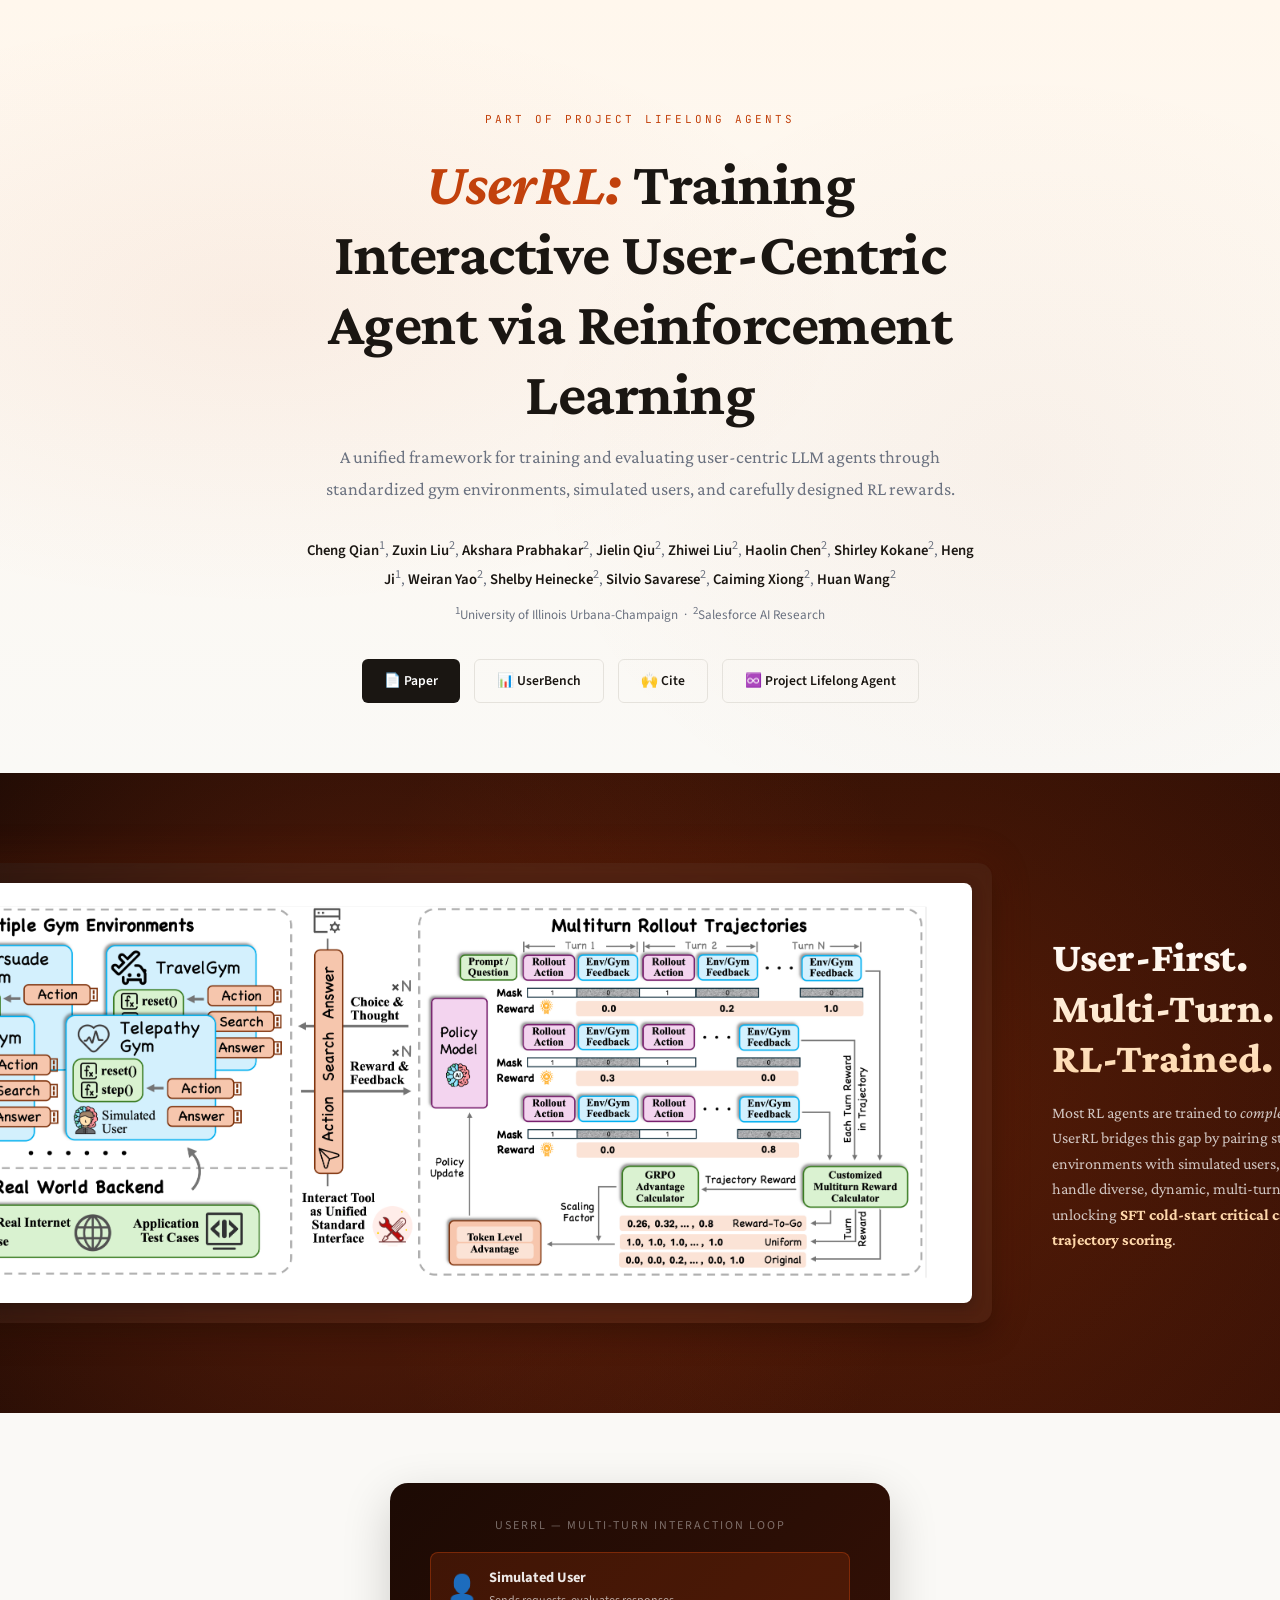
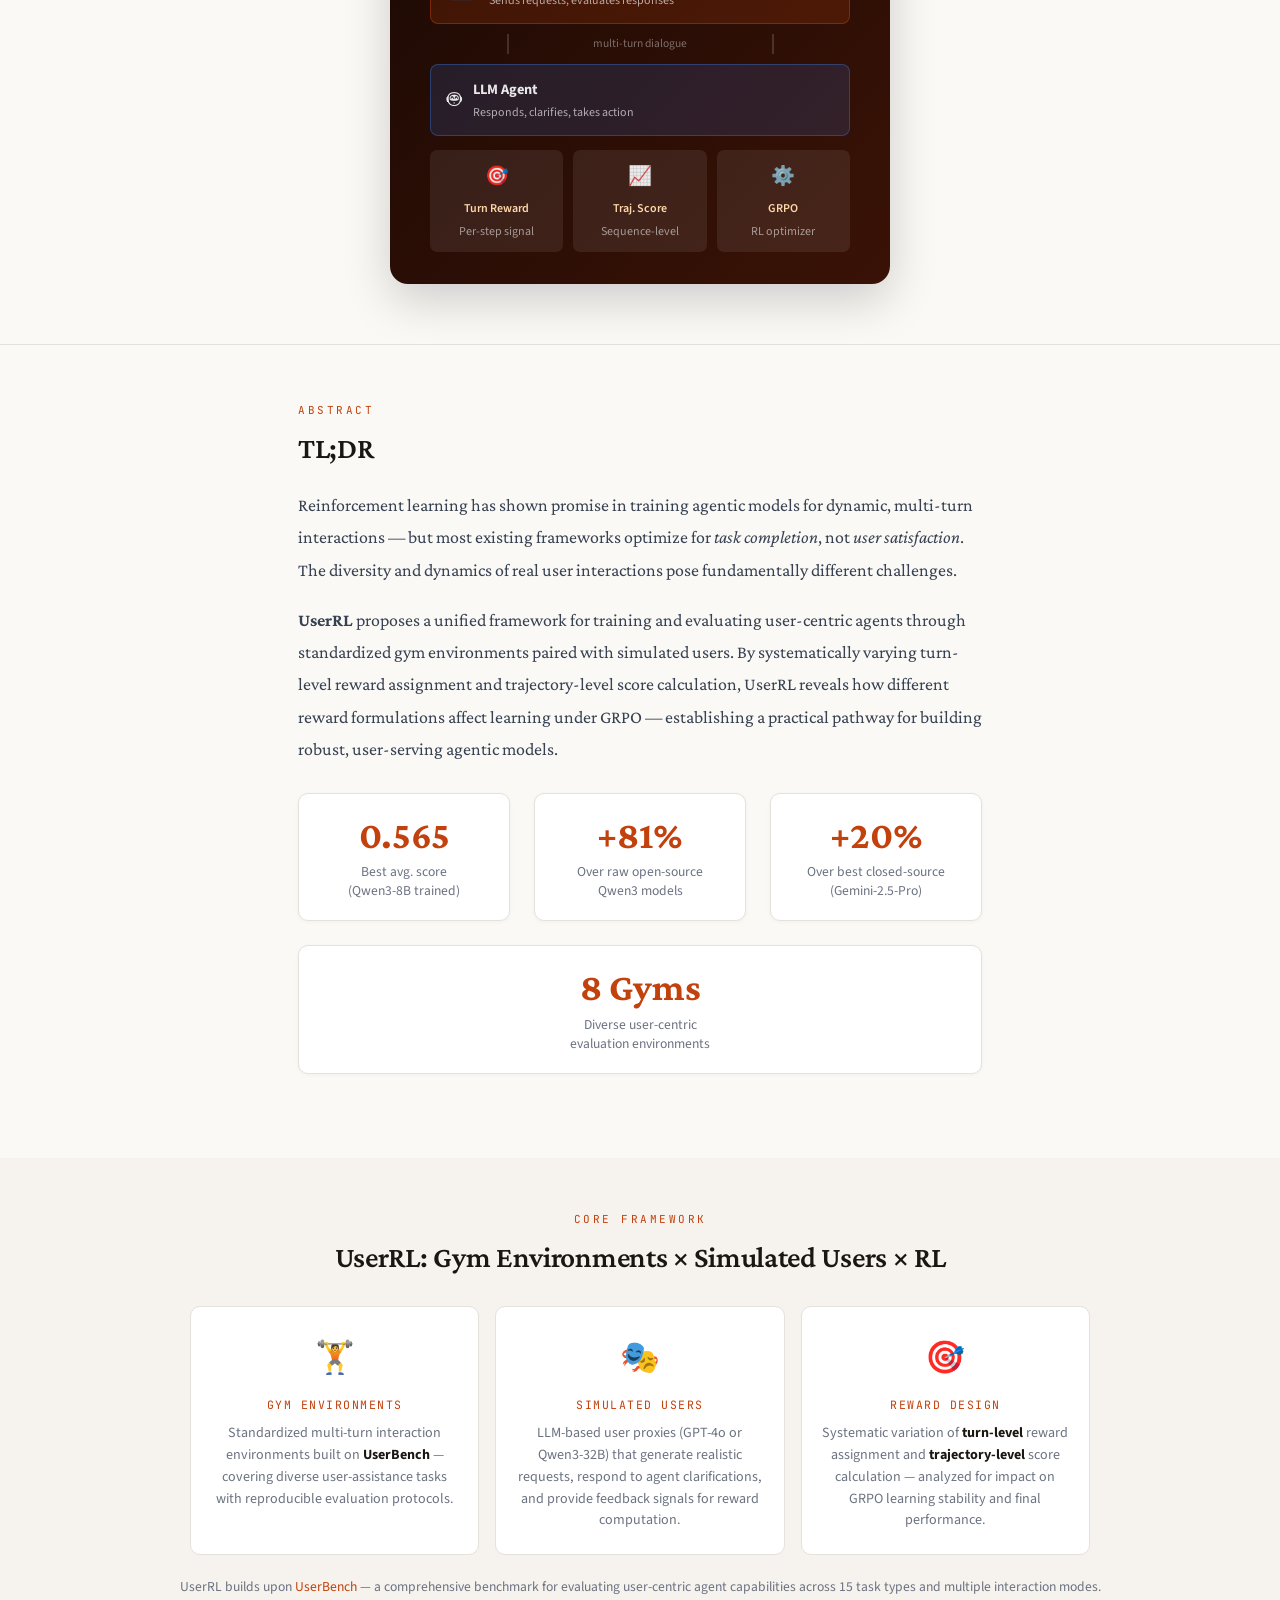
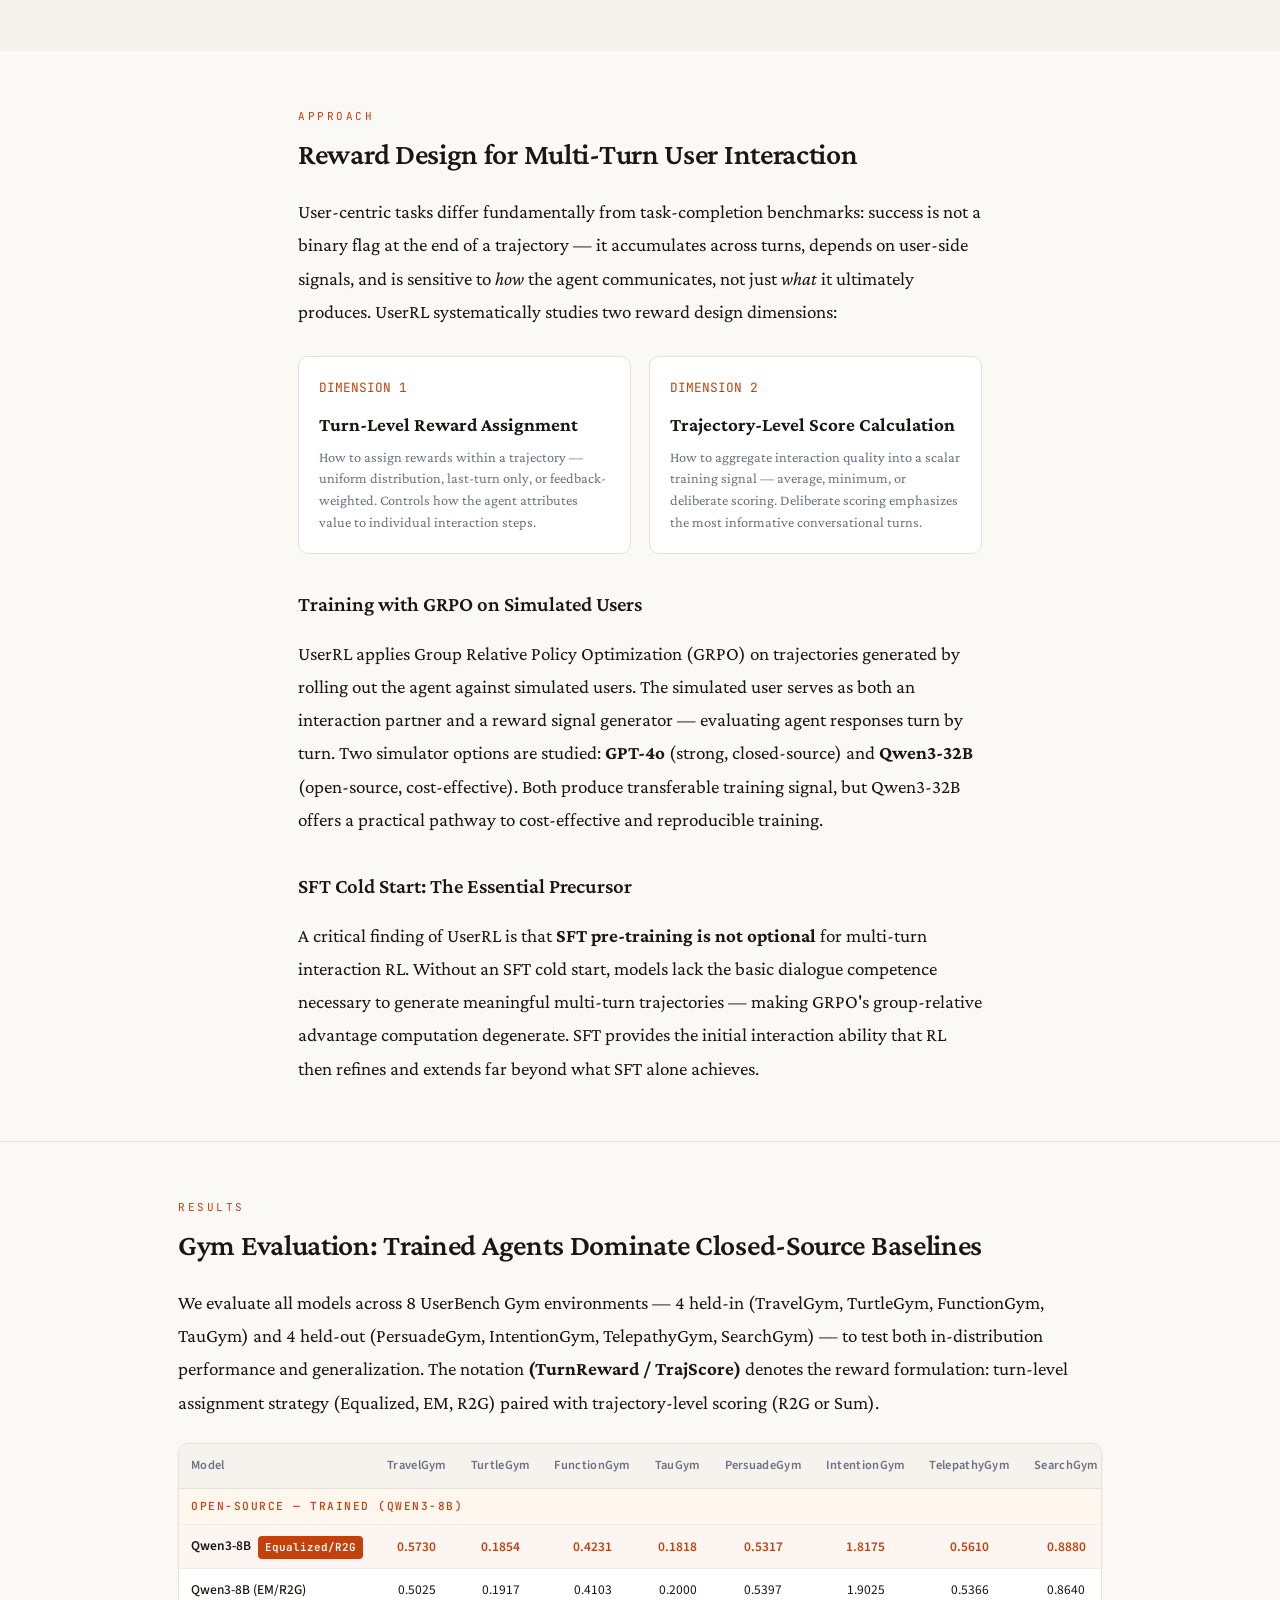
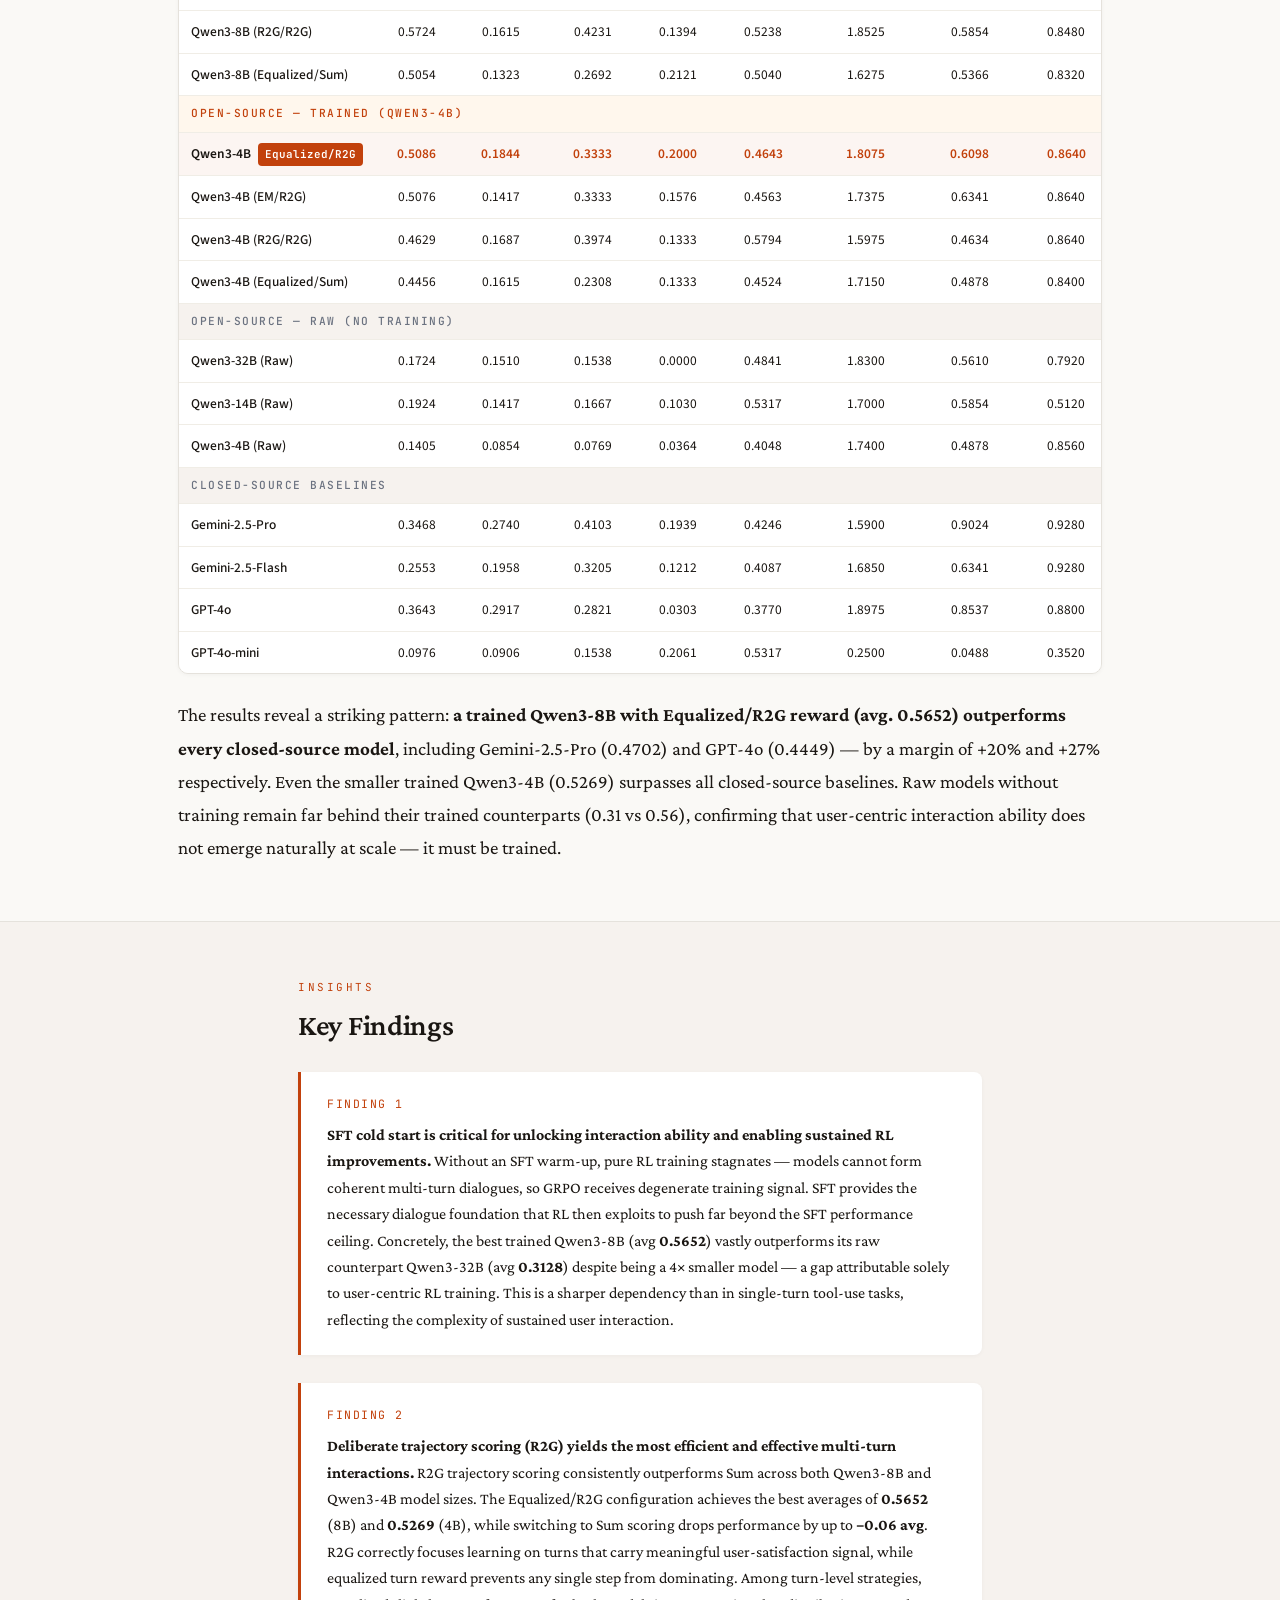
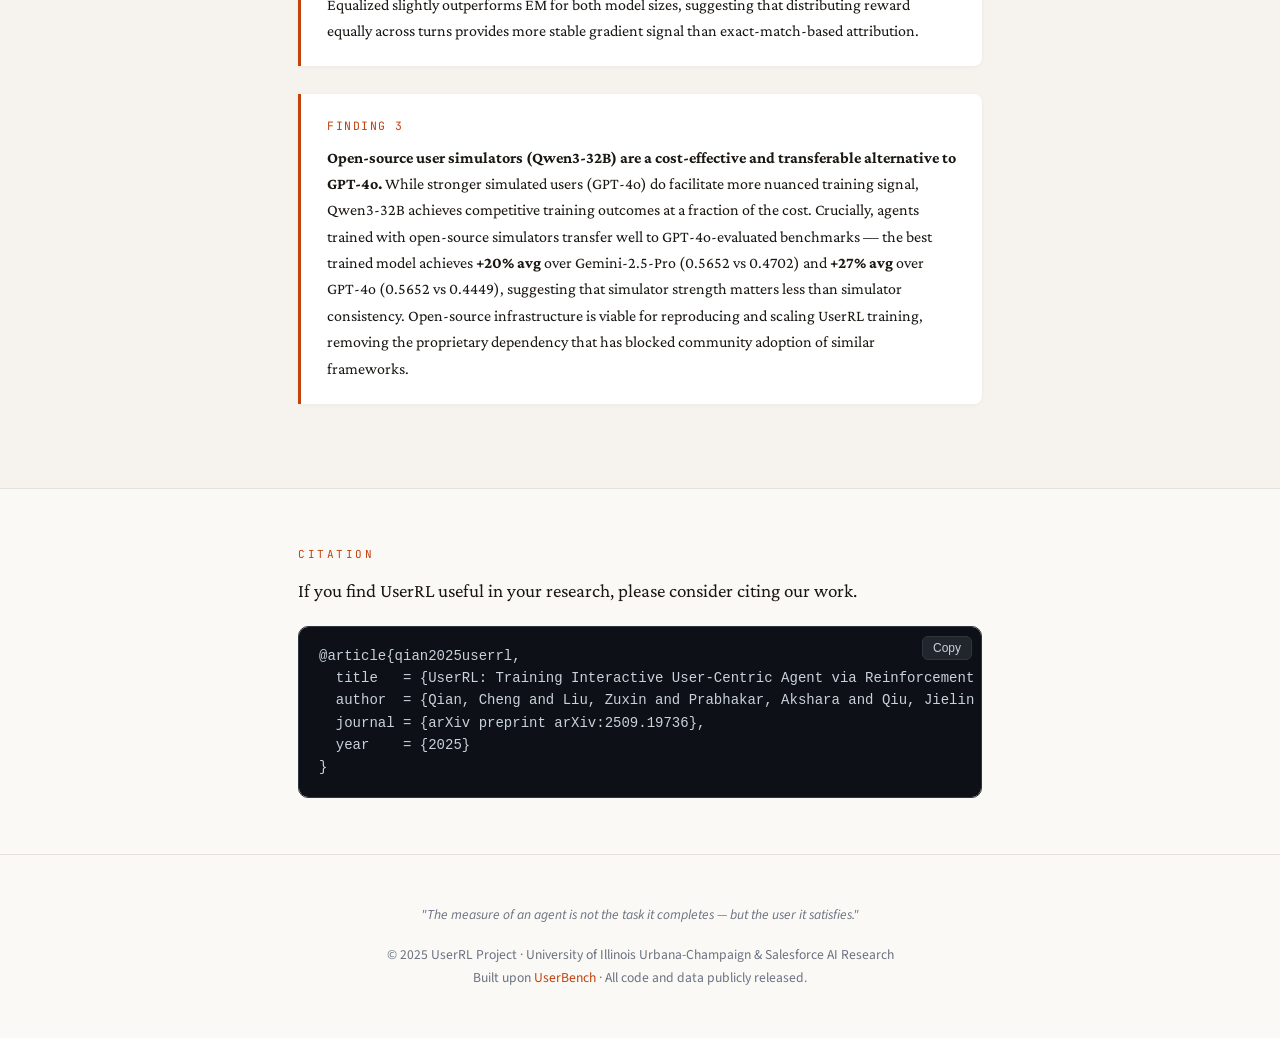
<file: Project-Lifelong-Agent/UserRL/index.html>
<!DOCTYPE html>
<html lang="en">
<head>
<meta charset="UTF-8">
<meta name="viewport" content="width=device-width, initial-scale=1.0">
<title>UserRL: Training Interactive User-Centric Agent via Reinforcement Learning</title>
<link rel="preconnect" href="https://fonts.googleapis.com">
<link href="https://fonts.googleapis.com/css2?family=Crimson+Pro:ital,wght@0,300;0,400;0,500;0,600;0,700;1,400;1,500&family=JetBrains+Mono:wght@400;500&family=Source+Sans+3:wght@300;400;500;600;700&display=swap" rel="stylesheet">
<style>
  :root {
    --ink: #1a1612;
    --paper: #faf9f6;
    --accent: #c2410c;
    --accent2: #9a3412;
    --muted: #6b7280;
    --border: #e5e2dc;
    --card: #ffffff;
    --highlight: #fff7ed;
    --subtle-bg: #f6f2ee;
  }

  html { scroll-behavior: smooth; }
  * { margin: 0; padding: 0; box-sizing: border-box; }

  body {
    font-family: 'Crimson Pro', Georgia, serif;
    background: var(--paper);
    color: var(--ink);
    line-height: 1.75;
    font-size: 19px;
    -webkit-font-smoothing: antialiased;
  }

  ::selection { background: var(--accent); color: white; }

  /* --- Hero --- */
  .hero {
    position: relative;
    padding: 100px 0 70px;
    text-align: center;
    overflow: hidden;
    background: linear-gradient(180deg, #fff7ed 0%, var(--paper) 100%);
  }

  .hero::before {
    content: '';
    position: absolute;
    top: 0; left: 0; right: 0; bottom: 0;
    background:
      radial-gradient(ellipse 600px 300px at 20% 40%, rgba(194,65,12,0.06), transparent),
      radial-gradient(ellipse 500px 400px at 80% 60%, rgba(154,52,18,0.04), transparent);
    pointer-events: none;
  }

  .hero .label {
    font-family: 'JetBrains Mono', monospace;
    font-size: 11px;
    letter-spacing: 3px;
    text-transform: uppercase;
    color: var(--accent);
    margin-bottom: 20px;
    display: inline-block;
    opacity: 0;
    animation: fadeUp 0.6s ease forwards 0.1s;
  }

  .hero h1 {
    font-family: 'Crimson Pro', serif;
    font-size: clamp(2.4rem, 5vw, 3.8rem);
    font-weight: 700;
    line-height: 1.15;
    max-width: 860px;
    margin: 0 auto 12px;
    letter-spacing: -0.5px;
    opacity: 0;
    animation: fadeUp 0.7s ease forwards 0.2s;
  }

  .hero h1 em { font-style: italic; color: var(--accent); }

  .hero .subtitle {
    font-size: 1.15rem;
    color: var(--muted);
    max-width: 660px;
    margin: 0 auto 30px;
    opacity: 0;
    animation: fadeUp 0.7s ease forwards 0.35s;
  }

  .authors {
    font-family: 'Source Sans 3', sans-serif;
    font-size: 0.92rem;
    color: var(--muted);
    margin-bottom: 8px;
    opacity: 0;
    animation: fadeUp 0.6s ease forwards 0.45s;
  }

  .authors strong { color: var(--ink); font-weight: 600; }

  .affiliations {
    font-family: 'Source Sans 3', sans-serif;
    font-size: 0.82rem;
    color: var(--muted);
    margin-bottom: 32px;
    opacity: 0;
    animation: fadeUp 0.6s ease forwards 0.5s;
  }

  .hero-links {
    display: flex;
    justify-content: center;
    gap: 14px;
    flex-wrap: wrap;
    opacity: 0;
    animation: fadeUp 0.6s ease forwards 0.6s;
  }

  .hero-links a {
    font-family: 'Source Sans 3', sans-serif;
    font-size: 0.85rem;
    font-weight: 600;
    text-decoration: none;
    padding: 9px 22px;
    border-radius: 6px;
    transition: all 0.25s ease;
    display: inline-flex;
    align-items: center;
    gap: 7px;
  }

  .hero-links a.primary { background: var(--ink); color: white; }
  .hero-links a.primary:hover { background: #2d2410; transform: translateY(-1px); }
  .hero-links a.secondary { background: transparent; color: var(--ink); border: 1.5px solid var(--border); }
  .hero-links a.secondary:hover { border-color: var(--ink); transform: translateY(-1px); }

  /* --- Layout --- */
  .container { max-width: 740px; margin: 0 auto; padding: 0 28px; }
  .wide-container { max-width: 980px; margin: 0 auto; padding: 0 28px; }

  /* --- Sections --- */
  section { padding: 56px 0; }
  section + section { border-top: 1px solid var(--border); }

  .section-num {
    font-family: 'JetBrains Mono', monospace;
    font-size: 11px;
    letter-spacing: 2.5px;
    text-transform: uppercase;
    color: var(--accent);
    margin-bottom: 10px;
    display: block;
  }

  h2 {
    font-family: 'Crimson Pro', serif;
    font-size: 1.85rem;
    font-weight: 600;
    margin-bottom: 22px;
    line-height: 1.25;
    letter-spacing: -0.3px;
  }

  h3 {
    font-family: 'Crimson Pro', serif;
    font-size: 1.3rem;
    font-weight: 600;
    margin: 32px 0 14px;
    color: var(--ink);
  }

  p { margin-bottom: 18px; font-weight: 400; }
  p:last-child { margin-bottom: 0; }

  .lead { font-size: 1.12rem; line-height: 1.8; color: #374151; }

  /* --- Stat Banner --- */
  .stat-banner {
    background:
      radial-gradient(circle at 30% 50%, rgba(154, 52, 18, 0.45), transparent 60%),
      radial-gradient(circle at 70% 50%, rgba(194, 65, 12, 0.25), transparent 60%),
      linear-gradient(135deg, #1c0a04, #3a1206);
    padding: 90px 20px;
  }

  .stat-banner-inner {
    display: flex;
    align-items: center;
    justify-content: center;
    gap: 60px;
    max-width: 1000px;
    margin: 0 auto;
  }

  .stat-fig { flex: 0 0 420px; display: flex; justify-content: center; align-items: center; }

  .stat-fig-card {
    background: rgba(255,255,255,0.04);
    padding: 20px;
    border-radius: 14px;
    box-shadow: 0 10px 30px rgba(0,0,0,0.4), 0 0 40px rgba(194,65,12,0.18);
    backdrop-filter: blur(6px);
    display: flex;
    align-items: center;
    justify-content: center;
  }

  .stat-fig-img {
    width: auto;
    height: 420px;
    object-fit: contain;
    border-radius: 8px;
    box-shadow: 0 4px 14px rgba(0,0,0,0.25);
  }

  .stat-text { flex: 0 0 420px; }

  .big-num {
    font-size: 42px;
    font-weight: 800;
    line-height: 1.2;
    margin-bottom: 16px;
    background: linear-gradient(180deg, #ffffff, #fed7aa);
    -webkit-background-clip: text;
    -webkit-text-fill-color: transparent;
  }

  .stat-text p {
    font-size: 16px;
    line-height: 1.6;
    color: rgba(255,255,255,0.75);
  }

  /* --- Framework Diagram --- */
  .diagram-section {
    background: var(--subtle-bg);
    padding: 52px 0;
    text-align: center;
  }

  .diagram-section .caption {
    font-family: 'Source Sans 3', sans-serif;
    font-size: 0.85rem;
    color: var(--muted);
    margin-top: 12px;
  }

  /* --- Tables --- */
  .table-wrapper {
    overflow-x: auto;
    margin: 24px 0;
    border-radius: 10px;
    border: 1px solid var(--border);
    background: var(--card);
    box-shadow: 0 1px 4px rgba(0,0,0,0.04);
  }

  table { width: 100%; border-collapse: collapse; font-family: 'Source Sans 3', sans-serif; font-size: 0.84rem; }
  thead { background: var(--subtle-bg); }

  th {
    padding: 11px 12px;
    text-align: center;
    font-weight: 600;
    font-size: 0.78rem;
    letter-spacing: 0.3px;
    color: var(--muted);
    border-bottom: 1.5px solid var(--border);
    white-space: nowrap;
  }
  th:first-child { text-align: left; }

  td {
    padding: 9px 12px;
    text-align: center;
    border-bottom: 1px solid #f0ede6;
    white-space: nowrap;
  }
  td:first-child { text-align: left; font-weight: 500; }
  tr:last-child td { border-bottom: none; }

  .row-highlight { background: rgba(194,65,12,0.05); }
  .row-highlight td { font-weight: 600; }

  .gain { color: #16a34a; font-weight: 600; }
  .loss { color: #c0392b; font-weight: 600; }
  .best { color: var(--accent); font-weight: 700; }
  .neutral { color: var(--muted); }

  .ours-badge {
    display: inline-block;
    font-family: 'JetBrains Mono', monospace;
    font-size: 0.68rem;
    background: var(--accent);
    color: white;
    padding: 2px 7px;
    border-radius: 4px;
    margin-left: 4px;
    vertical-align: middle;
  }

  /* --- Findings --- */
  .finding {
    background: var(--card);
    border-left: 3.5px solid var(--accent);
    padding: 22px 26px;
    margin: 28px 0;
    border-radius: 0 8px 8px 0;
    box-shadow: 0 1px 4px rgba(0,0,0,0.04);
  }

  .finding .finding-label {
    font-family: 'JetBrains Mono', monospace;
    font-size: 0.72rem;
    letter-spacing: 1.5px;
    text-transform: uppercase;
    color: var(--accent);
    margin-bottom: 8px;
    display: block;
  }

  .finding p { font-size: 1rem; line-height: 1.65; margin: 0; }

  /* --- Metric callouts --- */
  .metric-row { display: flex; gap: 24px; margin: 28px 0; flex-wrap: wrap; }

  .metric-card {
    flex: 1;
    min-width: 160px;
    background: var(--card);
    border: 1.5px solid var(--border);
    border-radius: 10px;
    padding: 20px 22px;
    text-align: center;
    box-shadow: 0 1px 4px rgba(0,0,0,0.04);
  }

  .metric-card .num {
    font-family: 'Crimson Pro', serif;
    font-size: 2.4rem;
    font-weight: 700;
    color: var(--accent);
    line-height: 1.1;
    margin-bottom: 6px;
  }

  .metric-card .label {
    font-family: 'Source Sans 3', sans-serif;
    font-size: 0.85rem;
    color: var(--muted);
    line-height: 1.4;
  }

  /* --- Code block --- */
  .codeblock-wrapper { position: relative; margin-top: 16px; }

  .codeblock-shell {
    background: #0d1117;
    color: #c9d1d9;
    padding: 18px 20px;
    border-radius: 10px;
    font-size: 14px;
    line-height: 1.6;
    overflow-x: auto;
    font-family: ui-monospace, SFMono-Regular, Menlo, Monaco, Consolas, monospace;
    border: 1px solid #30363d;
  }

  .copy-btn {
    position: absolute;
    top: 10px; right: 10px;
    background: #21262d;
    color: #c9d1d9;
    border: 1px solid #30363d;
    padding: 4px 10px;
    font-size: 12px;
    border-radius: 6px;
    cursor: pointer;
  }
  .copy-btn:hover { background: #30363d; }

  /* --- Footer --- */
  footer {
    text-align: center;
    padding: 48px 28px;
    border-top: 1px solid var(--border);
    font-family: 'Source Sans 3', sans-serif;
    font-size: 0.85rem;
    color: var(--muted);
  }
  footer a { color: var(--accent); text-decoration: none; }

  /* --- Animations --- */
  @keyframes fadeUp {
    from { opacity: 0; transform: translateY(16px); }
    to { opacity: 1; transform: translateY(0); }
  }

  .fade-in { opacity: 0; transform: translateY(20px); transition: opacity 0.5s ease, transform 0.5s ease; }
  .fade-in.visible { opacity: 1; transform: translateY(0); }

  /* --- Responsive --- */
  @media (max-width: 768px) {
    .stat-banner-inner { flex-direction: column; gap: 30px; }
    .stat-fig { flex: none; width: 100%; }
    .stat-text { flex: none; }
    .metric-row { flex-direction: column; }
  }

  @media (max-width: 640px) {
    body { font-size: 17px; }
    .hero { padding: 70px 0 50px; }
    .hero h1 { font-size: 2rem; }
    section { padding: 40px 0; }
    th, td { padding: 8px 8px; font-size: 0.76rem; }
  }
</style>
</head>
<body>

<!-- ==================== HERO ==================== -->
<header class="hero">
  <div class="container">
    <div class="label">Part of Project Lifelong Agents</div>
    <h1><em>UserRL:</em> Training Interactive User-Centric Agent via Reinforcement Learning</h1>
    <p class="subtitle">A unified framework for training and evaluating user-centric LLM agents through standardized gym environments, simulated users, and carefully designed RL rewards.</p>
    <p class="authors">
      <strong>Cheng Qian</strong><sup>1</sup>,
      <strong>Zuxin Liu</strong><sup>2</sup>,
      <strong>Akshara Prabhakar</strong><sup>2</sup>,
      <strong>Jielin Qiu</strong><sup>2</sup>,
      <strong>Zhiwei Liu</strong><sup>2</sup>,
      <strong>Haolin Chen</strong><sup>2</sup>,
      <strong>Shirley Kokane</strong><sup>2</sup>,
      <strong>Heng Ji</strong><sup>1</sup>,
      <strong>Weiran Yao</strong><sup>2</sup>,
      <strong>Shelby Heinecke</strong><sup>2</sup>,
      <strong>Silvio Savarese</strong><sup>2</sup>,
      <strong>Caiming Xiong</strong><sup>2</sup>,
      <strong>Huan Wang</strong><sup>2</sup>
    </p>
    <p class="affiliations"><sup>1</sup>University of Illinois Urbana-Champaign &nbsp;·&nbsp; <sup>2</sup>Salesforce AI Research</p>
    <div class="hero-links">
      <a href="https://arxiv.org/abs/2509.19736" class="primary">📄 Paper</a>
      <a href="https://arxiv.org/abs/2507.22034" class="secondary">📊 UserBench</a>
      <a href="#citation" class="secondary">🙌 Cite</a>
      <a href="https://lifelongagent.github.io/Project-Lifelong-Agent/index.html" class="secondary">♾️ Project Lifelong Agent</a>
    </div>
  </div>
</header>

<!-- ==================== STAT BANNER ==================== -->
<div class="stat-banner">
  <div class="stat-banner-inner">

    <div class="stat-fig">
      <div class="stat-fig-card">
        <img src="intro.png" class="stat-fig-img">
      </div>
    </div>

    <div class="stat-text">
      <div class="big-num">User-First.<br>Multi-Turn.<br>RL-Trained.</div>
      <p>
        Most RL agents are trained to <em>complete tasks</em> — not to <em>satisfy users</em>. UserRL bridges this gap by pairing standardized gym environments with simulated users, training agents that can handle diverse, dynamic, multi-turn interactions via GRPO — unlocking <strong style="color:#fed7aa;">SFT cold-start critical capabilities</strong> and <strong style="color:#fed7aa;">deliberate trajectory scoring</strong>.
      </p>
    </div>

  </div>
</div>

<!-- ==================== INTERACTION LOOP TEASER ==================== -->
<section style="padding: 70px 0 60px;">
  <div class="container fade-in" style="display:flex; justify-content:center;">
    <div style="background: linear-gradient(135deg, #1c0a04, #3a1206); border-radius: 18px; padding: 32px 40px; box-shadow: 0 16px 48px rgba(0,0,0,0.18); max-width: 500px; width: 100%; color:rgba(255,255,255,0.9); font-family:'Source Sans 3',sans-serif;">
      <div style="font-size:0.75rem; letter-spacing:2px; text-transform:uppercase; color:rgba(255,255,255,0.4); margin-bottom:16px; text-align:center;">UserRL — Multi-Turn Interaction Loop</div>
      <div style="display:flex; flex-direction:column; gap:10px;">
        <div style="background:rgba(194,65,12,0.2); border:1px solid rgba(194,65,12,0.45); border-radius:8px; padding:12px 16px; display:flex; align-items:center; gap:12px;">
          <div style="font-size:1.5rem;">👤</div>
        <div>
            <div style="font-weight:700; font-size:0.9rem;">Simulated User</div>
            <div style="font-size:0.75rem; opacity:0.7;">Sends requests, evaluates responses</div>
          </div>
        </div>
        <div style="display:flex; justify-content:center; gap:8px; align-items:center;">
          <div style="width:2px; height:20px; background:rgba(255,255,255,0.15); margin:0 auto;"></div>
          <div style="font-size:0.72rem; color:rgba(255,255,255,0.4); white-space:nowrap;">multi-turn dialogue</div>
          <div style="width:2px; height:20px; background:rgba(255,255,255,0.15); margin:0 auto;"></div>
        </div>
        <div style="background:rgba(59,130,246,0.15); border:1px solid rgba(59,130,246,0.35); border-radius:8px; padding:12px 16px; display:flex; align-items:center; gap:12px;">
          <div style="font-size:1.5rem;">🤖</div>
        <div>
            <div style="font-weight:700; font-size:0.9rem;">LLM Agent</div>
            <div style="font-size:0.75rem; opacity:0.7;">Responds, clarifies, takes action</div>
          </div>
        </div>
        <div style="display:flex; gap:10px; margin-top:4px;">
          <div style="flex:1; background:rgba(255,255,255,0.08); border-radius:7px; padding:10px 12px; text-align:center; font-size:0.75rem;">
            <div style="font-size:1.2rem; margin-bottom:4px;">🎯</div>
            <div style="font-weight:600; color:#fed7aa;">Turn Reward</div>
            <div style="opacity:0.6; margin-top:2px;">Per-step signal</div>
      </div>
          <div style="flex:1; background:rgba(255,255,255,0.08); border-radius:7px; padding:10px 12px; text-align:center; font-size:0.75rem;">
            <div style="font-size:1.2rem; margin-bottom:4px;">📈</div>
            <div style="font-weight:600; color:#fed7aa;">Traj. Score</div>
            <div style="opacity:0.6; margin-top:2px;">Sequence-level</div>
        </div>
          <div style="flex:1; background:rgba(255,255,255,0.08); border-radius:7px; padding:10px 12px; text-align:center; font-size:0.75rem;">
            <div style="font-size:1.2rem; margin-bottom:4px;">⚙️</div>
            <div style="font-weight:600; color:#fed7aa;">GRPO</div>
            <div style="opacity:0.6; margin-top:2px;">RL optimizer</div>
        </div>
        </div>
      </div>
    </div>
  </div>
</section>

<!-- ==================== ABSTRACT ==================== -->
<section>
  <div class="container fade-in">
    <span class="section-num">Abstract</span>
    <h2>TL;DR</h2>
    <p class="lead">
      Reinforcement learning has shown promise in training agentic models for dynamic, multi-turn interactions — but most existing frameworks optimize for <em>task completion</em>, not <em>user satisfaction</em>. The diversity and dynamics of real user interactions pose fundamentally different challenges.
    </p>
    <p class="lead">
      <strong>UserRL</strong> proposes a unified framework for training and evaluating user-centric agents through standardized gym environments paired with simulated users. By systematically varying turn-level reward assignment and trajectory-level score calculation, UserRL reveals how different reward formulations affect learning under GRPO — establishing a practical pathway for building robust, user-serving agentic models.
    </p>

    <div class="metric-row">
      <div class="metric-card">
        <div class="num">0.565</div>
        <div class="label">Best avg. score<br>(Qwen3-8B trained)</div>
      </div>
      <div class="metric-card">
        <div class="num">+81%</div>
        <div class="label">Over raw open-source<br>Qwen3 models</div>
      </div>
      <div class="metric-card">
        <div class="num">+20%</div>
        <div class="label">Over best closed-source<br>(Gemini-2.5-Pro)</div>
      </div>
      <div class="metric-card">
        <div class="num">8 Gyms</div>
        <div class="label">Diverse user-centric<br>evaluation environments</div>
      </div>
    </div>
  </div>
</section>

<!-- ==================== FRAMEWORK ==================== -->
<div class="diagram-section">
  <div class="wide-container fade-in">
    <span class="section-num" style="display:block; text-align:center;">Core Framework</span>
    <h2 style="text-align:center; margin-bottom:30px;">UserRL: Gym Environments × Simulated Users × RL</h2>

    <div style="display:flex; justify-content:center; align-items:stretch; gap:16px; flex-wrap:wrap; max-width:900px; margin:0 auto 20px;">
      <div style="flex:1; min-width:200px; background:var(--card); border:1.5px solid var(--border); border-radius:10px; padding:22px 20px; text-align:center;">
        <div style="font-size:2rem; margin-bottom:10px;">🏋️</div>
        <div style="font-family:'JetBrains Mono',monospace; font-size:0.72rem; color:var(--accent); letter-spacing:1.5px; text-transform:uppercase; margin-bottom:8px;">Gym Environments</div>
        <p style="font-family:'Source Sans 3',sans-serif; font-size:0.88rem; color:var(--muted); line-height:1.55; margin:0;">Standardized multi-turn interaction environments built on <strong style="color:var(--ink);">UserBench</strong> — covering diverse user-assistance tasks with reproducible evaluation protocols.</p>
      </div>
      <div style="flex:1; min-width:200px; background:var(--card); border:1.5px solid var(--border); border-radius:10px; padding:22px 20px; text-align:center;">
        <div style="font-size:2rem; margin-bottom:10px;">🎭</div>
        <div style="font-family:'JetBrains Mono',monospace; font-size:0.72rem; color:var(--accent); letter-spacing:1.5px; text-transform:uppercase; margin-bottom:8px;">Simulated Users</div>
        <p style="font-family:'Source Sans 3',sans-serif; font-size:0.88rem; color:var(--muted); line-height:1.55; margin:0;">LLM-based user proxies (GPT-4o or Qwen3-32B) that generate realistic requests, respond to agent clarifications, and provide feedback signals for reward computation.</p>
      </div>
      <div style="flex:1; min-width:200px; background:var(--card); border:1.5px solid var(--border); border-radius:10px; padding:22px 20px; text-align:center;">
        <div style="font-size:2rem; margin-bottom:10px;">🎯</div>
        <div style="font-family:'JetBrains Mono',monospace; font-size:0.72rem; color:var(--accent); letter-spacing:1.5px; text-transform:uppercase; margin-bottom:8px;">Reward Design</div>
        <p style="font-family:'Source Sans 3',sans-serif; font-size:0.88rem; color:var(--muted); line-height:1.55; margin:0;">Systematic variation of <strong style="color:var(--ink);">turn-level</strong> reward assignment and <strong style="color:var(--ink);">trajectory-level</strong> score calculation — analyzed for impact on GRPO learning stability and final performance.</p>
      </div>
    </div>

    <p class="caption" style="margin-top:16px; text-align:center;">UserRL builds upon <a href="https://arxiv.org/abs/2507.22034" style="color:var(--accent); text-decoration:none;">UserBench</a> — a comprehensive benchmark for evaluating user-centric agent capabilities across 15 task types and multiple interaction modes.</p>
  </div>
</div>

<!-- ==================== APPROACH ==================== -->
<section>
  <div class="container fade-in">
    <span class="section-num">Approach</span>
    <h2>Reward Design for Multi-Turn User Interaction</h2>
    <p>User-centric tasks differ fundamentally from task-completion benchmarks: success is not a binary flag at the end of a trajectory — it accumulates across turns, depends on user-side signals, and is sensitive to <em>how</em> the agent communicates, not just <em>what</em> it ultimately produces. UserRL systematically studies two reward design dimensions:</p>

    <div style="display:grid; grid-template-columns:1fr 1fr; gap:18px; margin:28px 0;">
      <div style="background:var(--card); border:1.5px solid var(--border); border-radius:10px; padding:20px;">
        <div style="font-family:'JetBrains Mono',monospace; font-size:0.8rem; color:var(--accent); margin-bottom:8px;">DIMENSION 1</div>
        <strong>Turn-Level Reward Assignment</strong>
        <p style="font-size:0.9rem; color:var(--muted); margin-top:6px; margin-bottom:0; line-height:1.5;">How to assign rewards within a trajectory — uniform distribution, last-turn only, or feedback-weighted. Controls how the agent attributes value to individual interaction steps.</p>
      </div>
      <div style="background:var(--card); border:1.5px solid var(--border); border-radius:10px; padding:20px;">
        <div style="font-family:'JetBrains Mono',monospace; font-size:0.8rem; color:var(--accent); margin-bottom:8px;">DIMENSION 2</div>
        <strong>Trajectory-Level Score Calculation</strong>
        <p style="font-size:0.9rem; color:var(--muted); margin-top:6px; margin-bottom:0; line-height:1.5;">How to aggregate interaction quality into a scalar training signal — average, minimum, or deliberate scoring. Deliberate scoring emphasizes the most informative conversational turns.</p>
      </div>
      </div>

    <h3>Training with GRPO on Simulated Users</h3>
    <p>UserRL applies Group Relative Policy Optimization (GRPO) on trajectories generated by rolling out the agent against simulated users. The simulated user serves as both an interaction partner and a reward signal generator — evaluating agent responses turn by turn. Two simulator options are studied: <strong>GPT-4o</strong> (strong, closed-source) and <strong>Qwen3-32B</strong> (open-source, cost-effective). Both produce transferable training signal, but Qwen3-32B offers a practical pathway to cost-effective and reproducible training.</p>

    <h3>SFT Cold Start: The Essential Precursor</h3>
    <p>A critical finding of UserRL is that <strong>SFT pre-training is not optional</strong> for multi-turn interaction RL. Without an SFT cold start, models lack the basic dialogue competence necessary to generate meaningful multi-turn trajectories — making GRPO's group-relative advantage computation degenerate. SFT provides the initial interaction ability that RL then refines and extends far beyond what SFT alone achieves.</p>
      </div>
</section>

<!-- ==================== MAIN RESULTS ==================== -->
<section>
  <div class="wide-container fade-in">
    <span class="section-num">Results</span>
    <h2>Gym Evaluation: Trained Agents Dominate Closed-Source Baselines</h2>
    <p>We evaluate all models across 8 UserBench Gym environments — 4 held-in (TravelGym, TurtleGym, FunctionGym, TauGym) and 4 held-out (PersuadeGym, IntentionGym, TelepathyGym, SearchGym) — to test both in-distribution performance and generalization. The notation <strong>(TurnReward / TrajScore)</strong> denotes the reward formulation: turn-level assignment strategy (Equalized, EM, R2G) paired with trajectory-level scoring (R2G or Sum).</p>

    <div class="table-wrapper">
      <table>
        <thead>
          <tr>
            <th>Model</th>
            <th>TravelGym</th>
            <th>TurtleGym</th>
            <th>FunctionGym</th>
            <th>TauGym</th>
            <th>PersuadeGym</th>
            <th>IntentionGym</th>
            <th>TelepathyGym</th>
            <th>SearchGym</th>
            <th>Avg.</th>
          </tr>
        </thead>
        <tbody>
          <tr>
            <td colspan="10" style="font-family:'JetBrains Mono',monospace; font-size:0.7rem; color:var(--accent); text-transform:uppercase; letter-spacing:1.5px; padding:8px 12px; background:var(--highlight);">Open-Source — Trained (Qwen3-8B)</td>
          </tr>
          <tr class="row-highlight">
            <td>Qwen3-8B <span class="ours-badge">Equalized/R2G</span></td>
            <td class="best">0.5730</td><td class="best">0.1854</td><td class="best">0.4231</td><td class="best">0.1818</td>
            <td class="best">0.5317</td><td class="best">1.8175</td><td class="best">0.5610</td><td class="best">0.8880</td>
            <td class="best">0.5652</td>
          </tr>
          <tr>
            <td>Qwen3-8B (EM/R2G)</td>
            <td>0.5025</td><td>0.1917</td><td>0.4103</td><td>0.2000</td>
            <td>0.5397</td><td>1.9025</td><td>0.5366</td><td>0.8640</td>
            <td>0.5343</td>
          </tr>
          <tr>
            <td>Qwen3-8B (R2G/R2G)</td>
            <td>0.5724</td><td>0.1615</td><td>0.4231</td><td>0.1394</td>
            <td>0.5238</td><td>1.8525</td><td>0.5854</td><td>0.8480</td>
            <td>0.5539</td>
          </tr>
          <tr>
            <td>Qwen3-8B (Equalized/Sum)</td>
            <td>0.5054</td><td>0.1323</td><td>0.2692</td><td>0.2121</td>
            <td>0.5040</td><td>1.6275</td><td>0.5366</td><td>0.8320</td>
            <td>0.5076</td>
          </tr>
          <tr>
            <td colspan="10" style="font-family:'JetBrains Mono',monospace; font-size:0.7rem; color:var(--accent); text-transform:uppercase; letter-spacing:1.5px; padding:8px 12px; background:var(--highlight);">Open-Source — Trained (Qwen3-4B)</td>
          </tr>
          <tr class="row-highlight">
            <td>Qwen3-4B <span class="ours-badge">Equalized/R2G</span></td>
            <td class="best">0.5086</td><td class="best">0.1844</td><td class="best">0.3333</td><td class="best">0.2000</td>
            <td class="best">0.4643</td><td class="best">1.8075</td><td class="best">0.6098</td><td class="best">0.8640</td>
            <td class="best">0.5269</td>
          </tr>
          <tr>
            <td>Qwen3-4B (EM/R2G)</td>
            <td>0.5076</td><td>0.1417</td><td>0.3333</td><td>0.1576</td>
            <td>0.4563</td><td>1.7375</td><td>0.6341</td><td>0.8640</td>
            <td>0.5154</td>
          </tr>
          <tr>
            <td>Qwen3-4B (R2G/R2G)</td>
            <td>0.4629</td><td>0.1687</td><td>0.3974</td><td>0.1333</td>
            <td>0.5794</td><td>1.5975</td><td>0.4634</td><td>0.8640</td>
            <td>0.4895</td>
          </tr>
          <tr>
            <td>Qwen3-4B (Equalized/Sum)</td>
            <td>0.4456</td><td>0.1615</td><td>0.2308</td><td>0.1333</td>
            <td>0.4524</td><td>1.7150</td><td>0.4878</td><td>0.8400</td>
            <td>0.4656</td>
          </tr>
          <tr>
            <td colspan="10" style="font-family:'JetBrains Mono',monospace; font-size:0.7rem; color:var(--muted); text-transform:uppercase; letter-spacing:1.5px; padding:8px 12px; background:var(--subtle-bg);">Open-Source — Raw (No Training)</td>
          </tr>
          <tr>
            <td>Qwen3-32B (Raw)</td>
            <td>0.1724</td><td>0.1510</td><td>0.1538</td><td>0.0000</td>
            <td>0.4841</td><td>1.8300</td><td>0.5610</td><td>0.7920</td>
            <td>0.3128</td>
          </tr>
          <tr>
            <td>Qwen3-14B (Raw)</td>
            <td>0.1924</td><td>0.1417</td><td>0.1667</td><td>0.1030</td>
            <td>0.5317</td><td>1.7000</td><td>0.5854</td><td>0.5120</td>
            <td>0.3027</td>
          </tr>
          <tr>
            <td>Qwen3-4B (Raw)</td>
            <td>0.1405</td><td>0.0854</td><td>0.0769</td><td>0.0364</td>
            <td>0.4048</td><td>1.7400</td><td>0.4878</td><td>0.8560</td>
            <td>0.2929</td>
          </tr>
          <tr>
            <td colspan="10" style="font-family:'JetBrains Mono',monospace; font-size:0.7rem; color:var(--muted); text-transform:uppercase; letter-spacing:1.5px; padding:8px 12px; background:var(--subtle-bg);">Closed-Source Baselines</td>
          </tr>
          <tr>
            <td>Gemini-2.5-Pro</td>
            <td>0.3468</td><td>0.2740</td><td>0.4103</td><td>0.1939</td>
            <td>0.4246</td><td>1.5900</td><td>0.9024</td><td>0.9280</td>
            <td>0.4702</td>
          </tr>
          <tr>
            <td>Gemini-2.5-Flash</td>
            <td>0.2553</td><td>0.1958</td><td>0.3205</td><td>0.1212</td>
            <td>0.4087</td><td>1.6850</td><td>0.6341</td><td>0.9280</td>
            <td>0.3973</td>
          </tr>
          <tr>
            <td>GPT-4o</td>
            <td>0.3643</td><td>0.2917</td><td>0.2821</td><td>0.0303</td>
            <td>0.3770</td><td>1.8975</td><td>0.8537</td><td>0.8800</td>
            <td>0.4449</td>
          </tr>
          <tr>
            <td>GPT-4o-mini</td>
            <td>0.0976</td><td>0.0906</td><td>0.1538</td><td>0.2061</td>
            <td>0.5317</td><td>0.2500</td><td>0.0488</td><td>0.3520</td>
            <td class="loss">0.1729</td>
          </tr>
        </tbody>
      </table>
    </div>

    <p>The results reveal a striking pattern: <strong>a trained Qwen3-8B with Equalized/R2G reward (avg. 0.5652) outperforms every closed-source model</strong>, including Gemini-2.5-Pro (0.4702) and GPT-4o (0.4449) — by a margin of +20% and +27% respectively. Even the smaller trained Qwen3-4B (0.5269) surpasses all closed-source baselines. Raw models without training remain far behind their trained counterparts (0.31 vs 0.56), confirming that user-centric interaction ability does not emerge naturally at scale — it must be trained.</p>
  </div>
</section>

<!-- ==================== KEY FINDINGS ==================== -->
<section style="background: var(--subtle-bg);">
  <div class="container fade-in">
    <span class="section-num">Insights</span>
    <h2>Key Findings</h2>

    <div class="finding">
      <span class="finding-label">Finding 1</span>
      <p><strong>SFT cold start is critical for unlocking interaction ability and enabling sustained RL improvements.</strong> Without an SFT warm-up, pure RL training stagnates — models cannot form coherent multi-turn dialogues, so GRPO receives degenerate training signal. SFT provides the necessary dialogue foundation that RL then exploits to push far beyond the SFT performance ceiling. Concretely, the best trained Qwen3-8B (avg <strong>0.5652</strong>) vastly outperforms its raw counterpart Qwen3-32B (avg <strong>0.3128</strong>) despite being a 4× smaller model — a gap attributable solely to user-centric RL training. This is a sharper dependency than in single-turn tool-use tasks, reflecting the complexity of sustained user interaction.</p>
    </div>

    <div class="finding">
      <span class="finding-label">Finding 2</span>
      <p><strong>Deliberate trajectory scoring (R2G) yields the most efficient and effective multi-turn interactions.</strong> R2G trajectory scoring consistently outperforms Sum across both Qwen3-8B and Qwen3-4B model sizes. The Equalized/R2G configuration achieves the best averages of <strong>0.5652</strong> (8B) and <strong>0.5269</strong> (4B), while switching to Sum scoring drops performance by up to <strong>−0.06 avg</strong>. R2G correctly focuses learning on turns that carry meaningful user-satisfaction signal, while equalized turn reward prevents any single step from dominating. Among turn-level strategies, Equalized slightly outperforms EM for both model sizes, suggesting that distributing reward equally across turns provides more stable gradient signal than exact-match-based attribution.</p>
    </div>

    <div class="finding">
      <span class="finding-label">Finding 3</span>
      <p><strong>Open-source user simulators (Qwen3-32B) are a cost-effective and transferable alternative to GPT-4o.</strong> While stronger simulated users (GPT-4o) do facilitate more nuanced training signal, Qwen3-32B achieves competitive training outcomes at a fraction of the cost. Crucially, agents trained with open-source simulators transfer well to GPT-4o-evaluated benchmarks — the best trained model achieves <strong>+20% avg</strong> over Gemini-2.5-Pro (0.5652 vs 0.4702) and <strong>+27% avg</strong> over GPT-4o (0.5652 vs 0.4449), suggesting that simulator strength matters less than simulator consistency. Open-source infrastructure is viable for reproducing and scaling UserRL training, removing the proprietary dependency that has blocked community adoption of similar frameworks.</p>
    </div>
  </div>
</section>

<!-- ==================== CITATION ==================== -->
<section id="citation">
  <div class="container fade-in">
    <span class="section-num">Citation</span>
    <p>If you find UserRL useful in your research, please consider citing our work.</p>
    <div class="codeblock-wrapper">
      <button class="copy-btn" onclick="copyBibtex()">Copy</button>
      <pre class="codeblock-shell"><code id="bibtexBlock">@article{qian2025userrl,
  title   = {UserRL: Training Interactive User-Centric Agent via Reinforcement Learning},
  author  = {Qian, Cheng and Liu, Zuxin and Prabhakar, Akshara and Qiu, Jielin and Liu, Zhiwei and Chen, Haolin and Kokane, Shirley and Ji, Heng and Yao, Weiran and Heinecke, Shelby and Savarese, Silvio and Xiong, Caiming and Wang, Huan},
  journal = {arXiv preprint arXiv:2509.19736},
  year    = {2025}
}</code></pre>
    </div>
  </div>
</section>

<!-- ==================== FOOTER ==================== -->
<footer>
  <div>
    <em>"The measure of an agent is not the task it completes — but the user it satisfies."</em>
  </div>
  <div style="margin-top:16px;">
    © 2025 UserRL Project · University of Illinois Urbana-Champaign &amp; Salesforce AI Research<br>
    Built upon <a href="https://arxiv.org/abs/2507.22034">UserBench</a> · All code and data publicly released.
  </div>
</footer>

<script>
  const observer = new IntersectionObserver((entries) => {
    entries.forEach(entry => {
      if (entry.isIntersecting) entry.target.classList.add('visible');
    });
  }, { threshold: 0.12 });

  document.querySelectorAll('.fade-in').forEach(el => observer.observe(el));

  function copyBibtex() {
    const text = document.getElementById('bibtexBlock').textContent;
    navigator.clipboard.writeText(text).then(() => {
      const btn = document.querySelector('.copy-btn');
      btn.textContent = 'Copied!';
      setTimeout(() => { btn.textContent = 'Copy'; }, 2000);
    });
  }
</script>

</body>
</html>
</file>
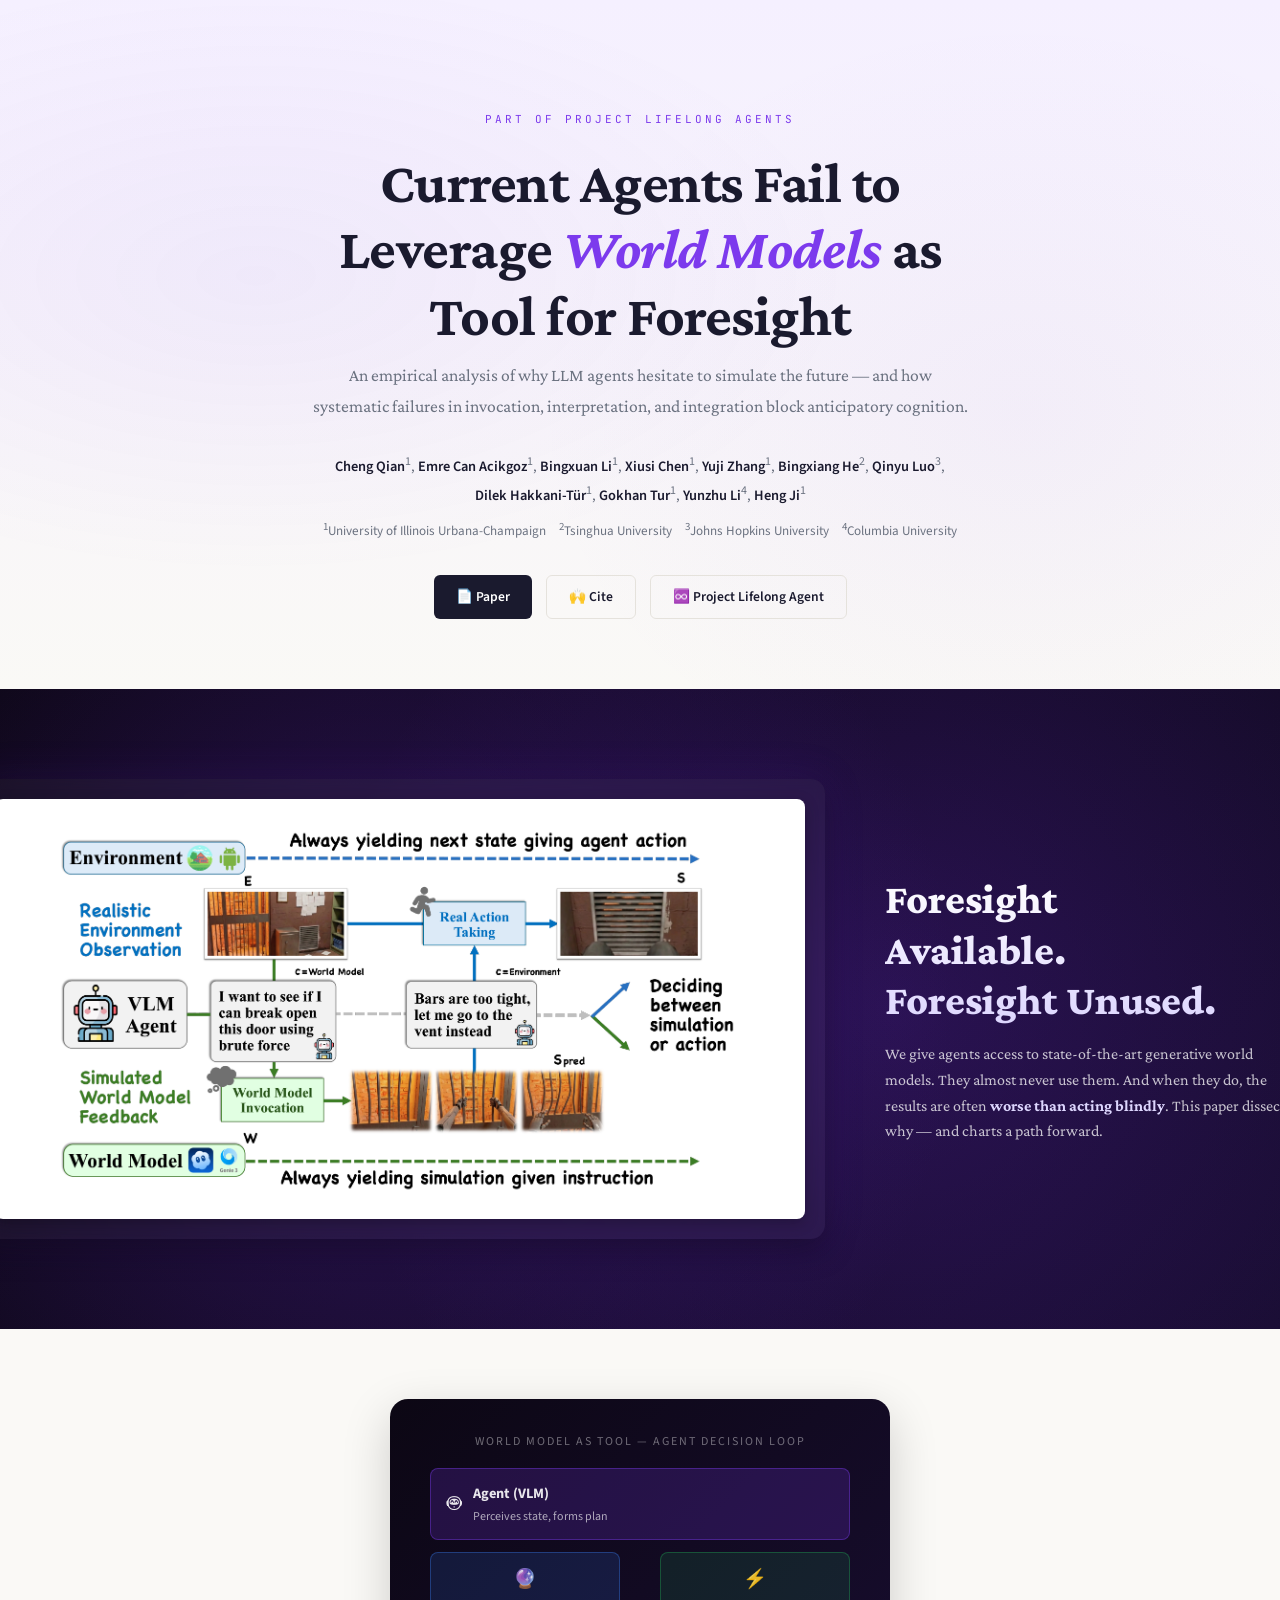
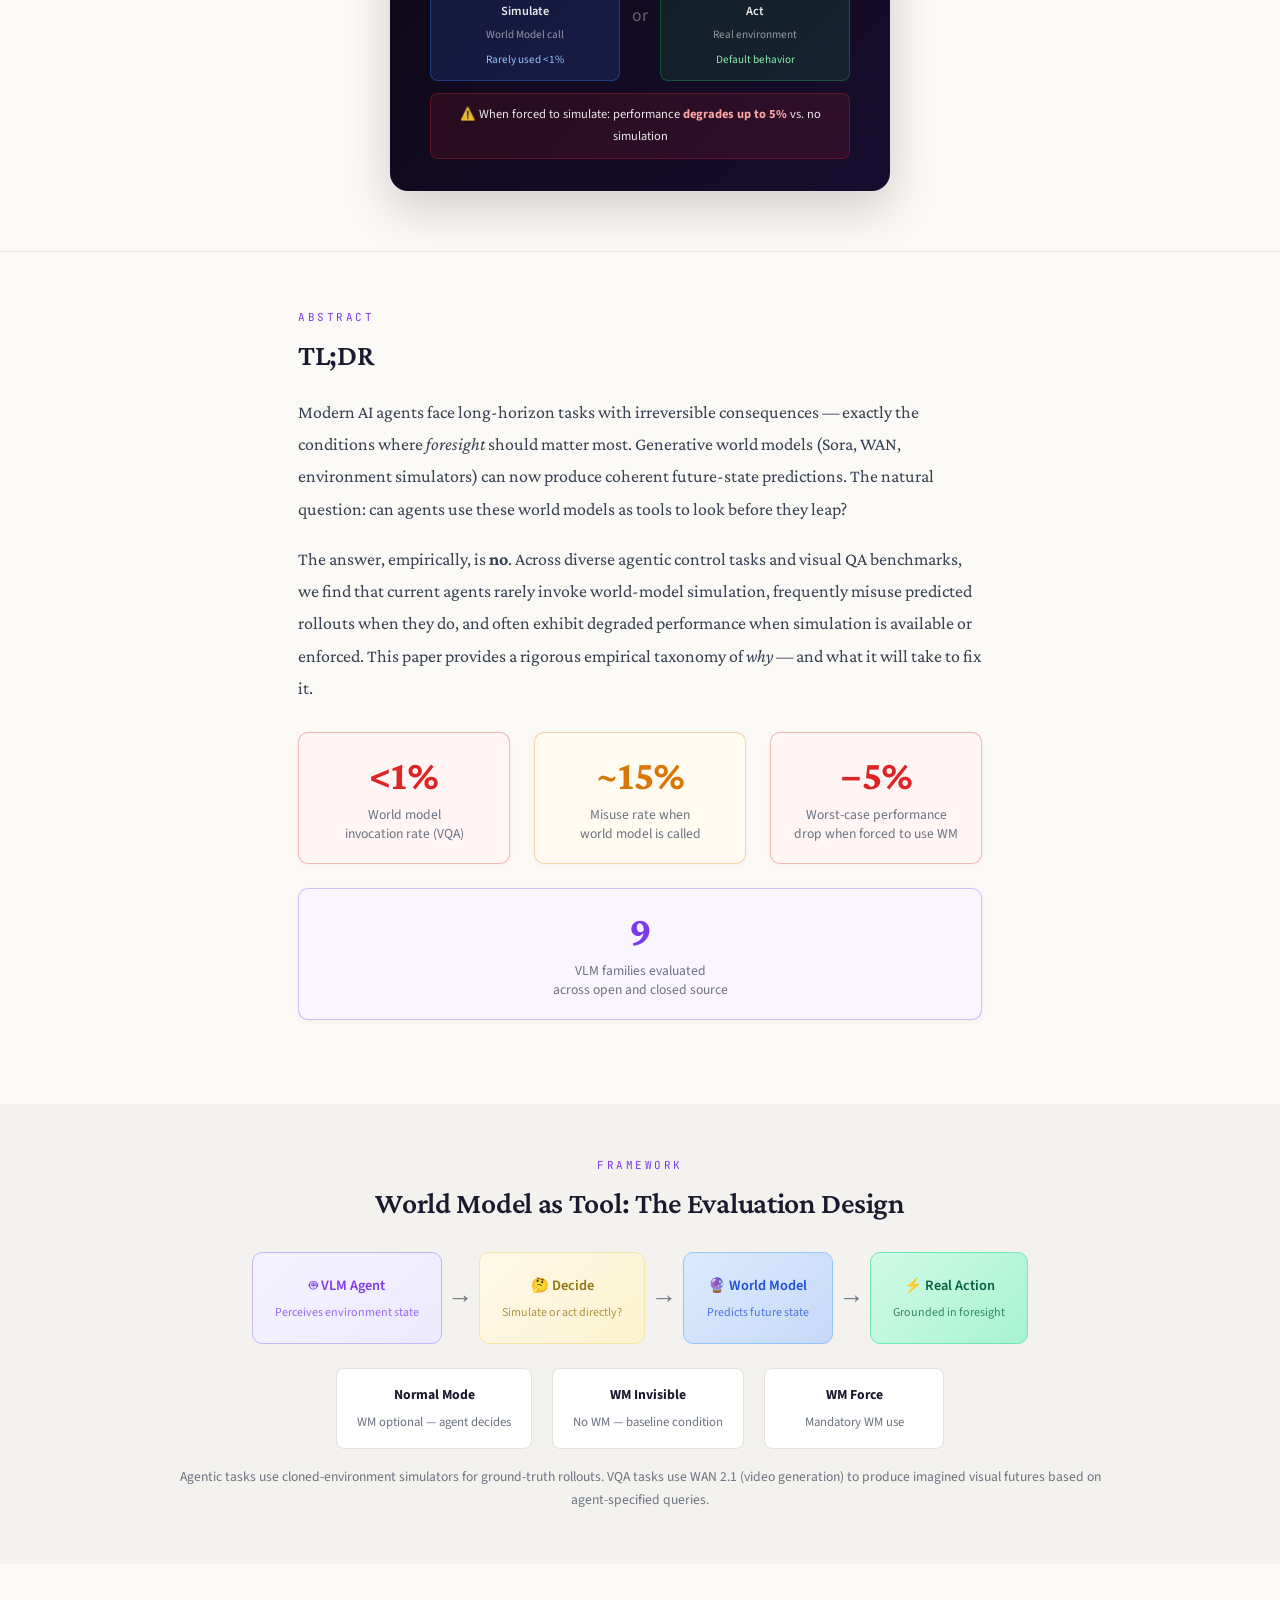
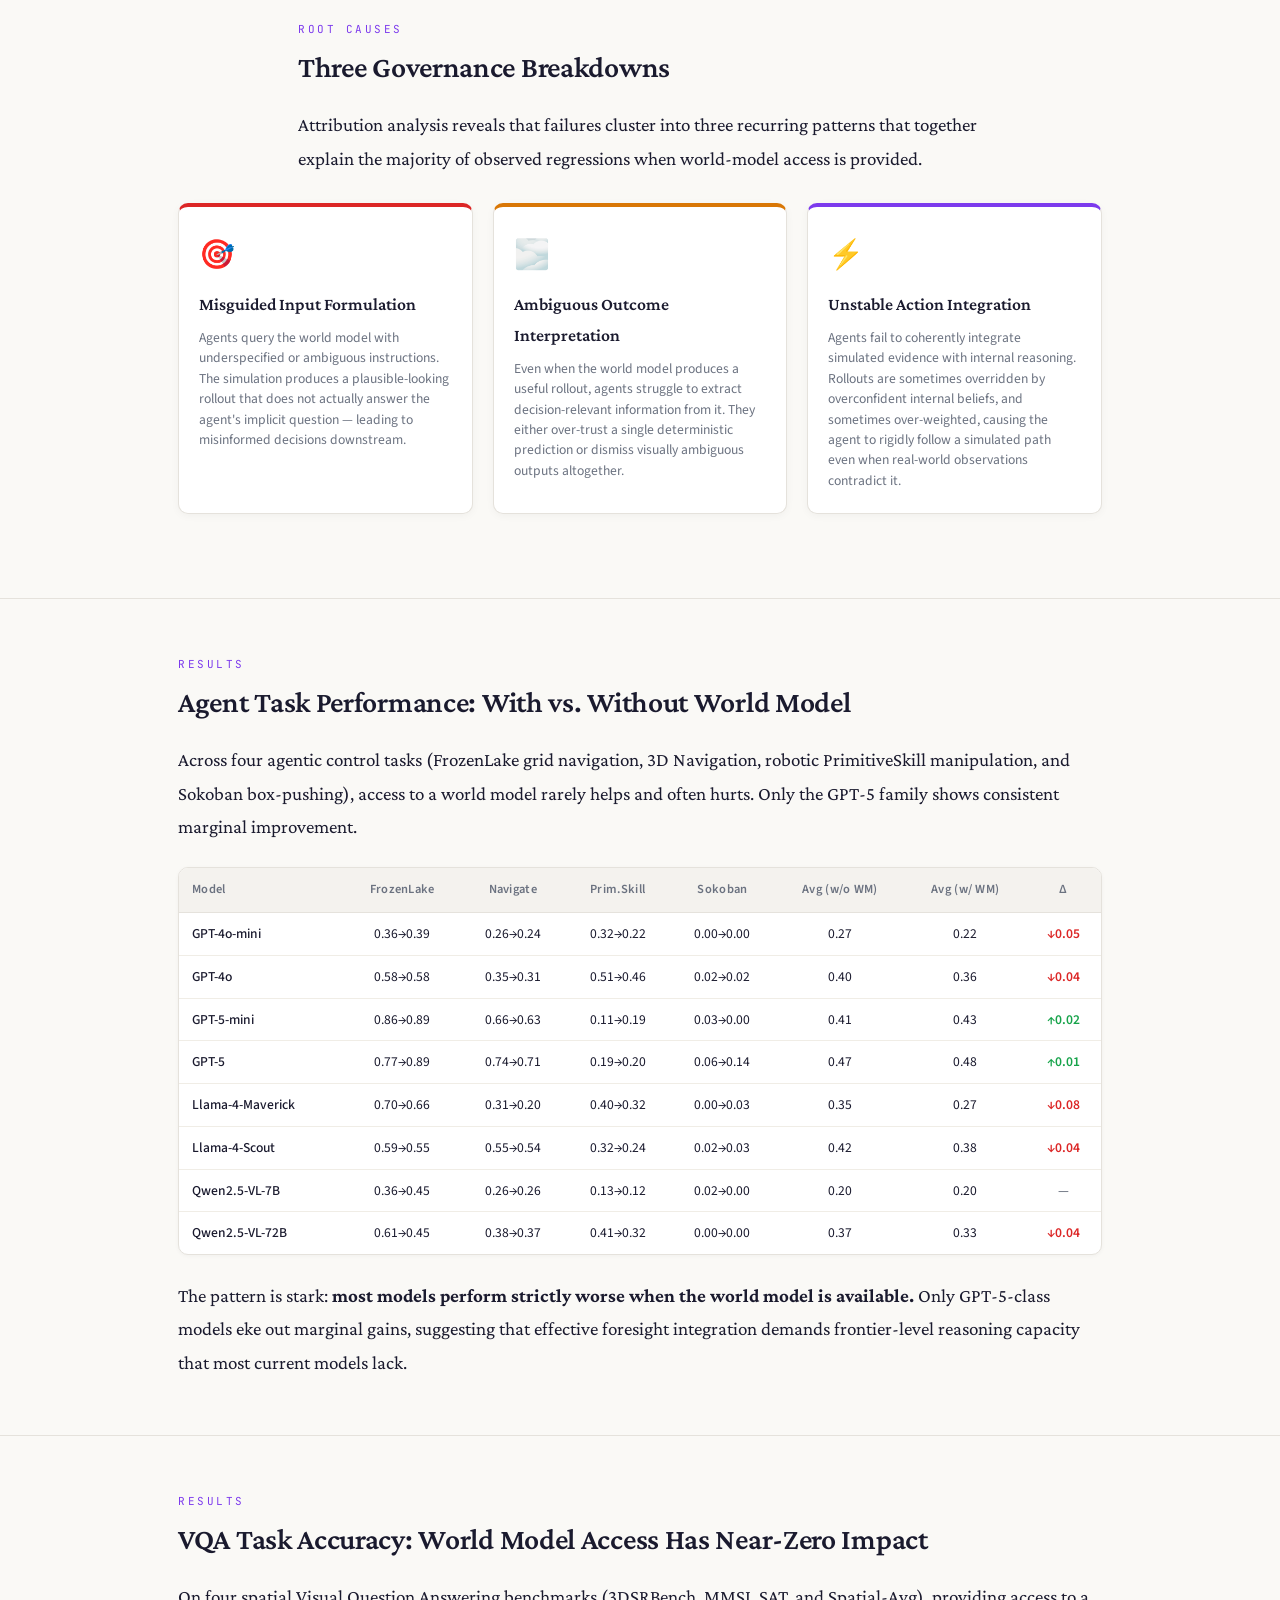
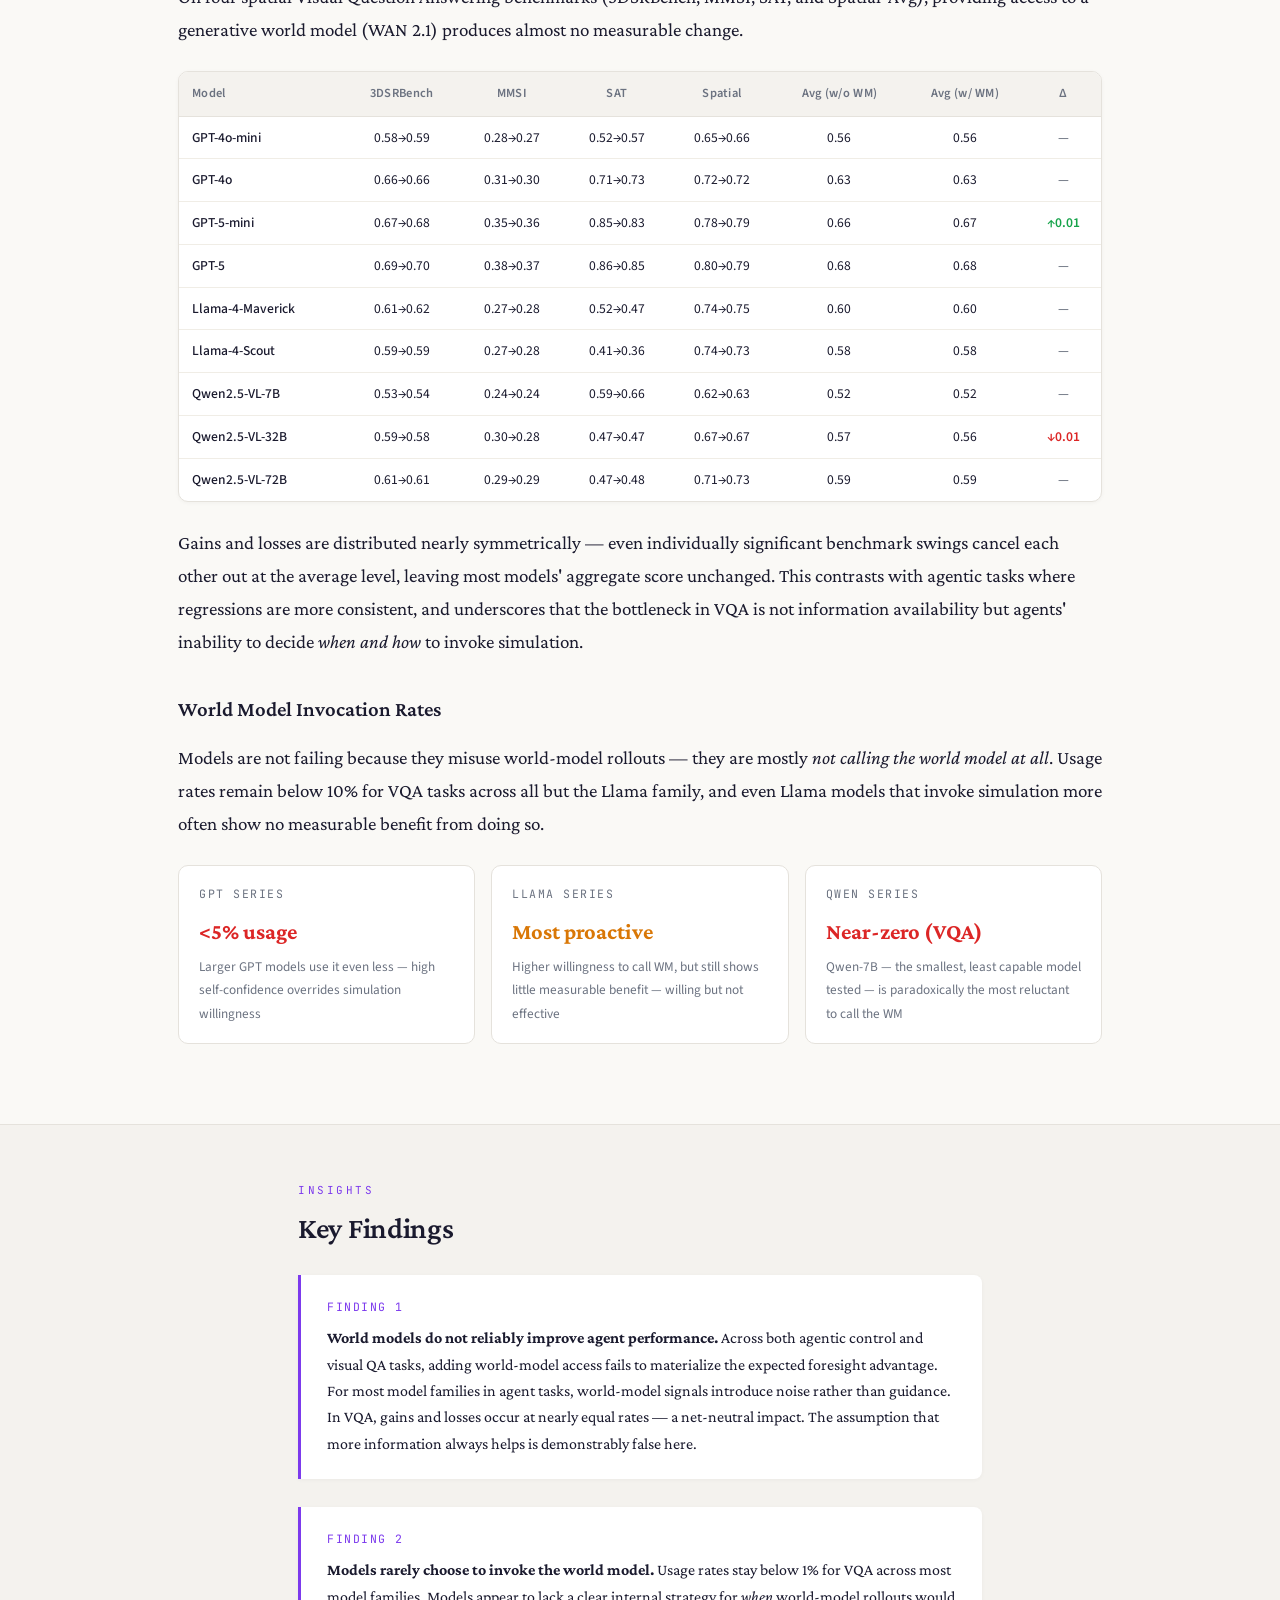
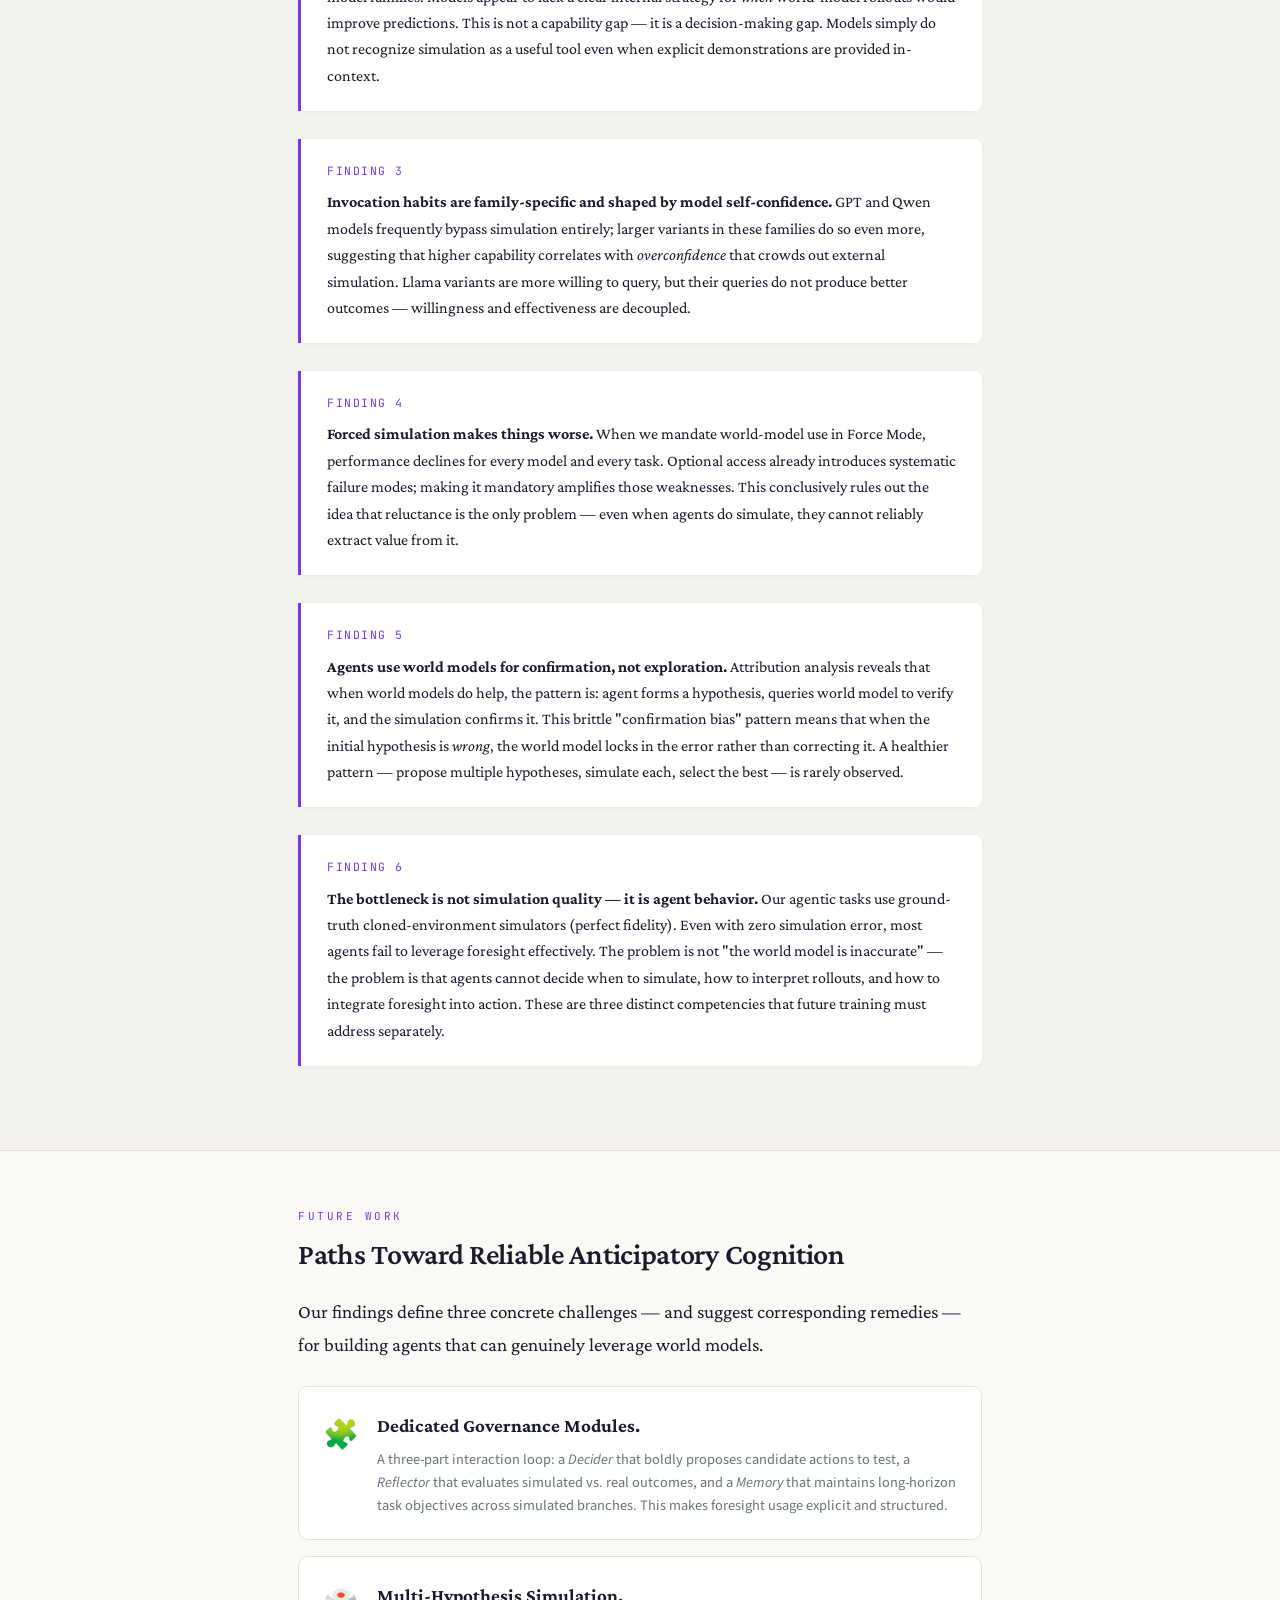
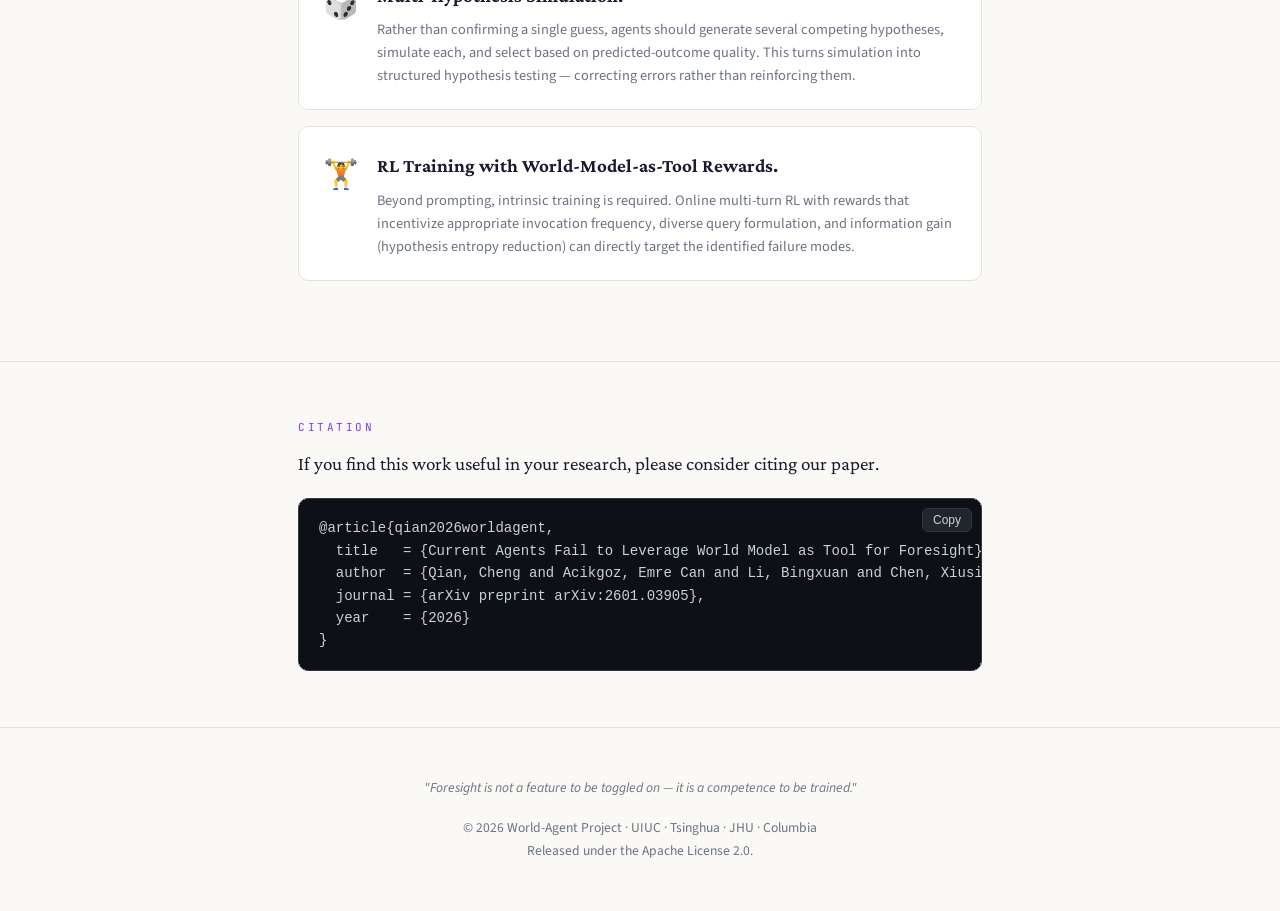
<file: Project-Lifelong-Agent/World-Agent/index.html>
<!DOCTYPE html>
<html lang="en">
<head>
<meta charset="UTF-8">
<meta name="viewport" content="width=device-width, initial-scale=1.0">
<title>World-Agent: Agents Fail to Leverage World Models for Foresight</title>
<link rel="preconnect" href="https://fonts.googleapis.com">
<link href="https://fonts.googleapis.com/css2?family=Crimson+Pro:ital,wght@0,300;0,400;0,500;0,600;0,700;1,400;1,500&family=JetBrains+Mono:wght@400;500&family=Source+Sans+3:wght@300;400;500;600;700&display=swap" rel="stylesheet">
<style>
  :root {
    --ink: #1a1a2e;
    --paper: #faf9f6;
    --accent: #7c3aed;
    --accent2: #6d28d9;
    --muted: #6b7280;
    --border: #e5e2dc;
    --card: #ffffff;
    --highlight: #f5f3ff;
    --subtle-bg: #f4f2ee;
    --warn: #d97706;
    --danger: #dc2626;
    --safe: #16a34a;
  }

  html { scroll-behavior: smooth; }
  * { margin: 0; padding: 0; box-sizing: border-box; }

  body {
    font-family: 'Crimson Pro', Georgia, serif;
    background: var(--paper);
    color: var(--ink);
    line-height: 1.75;
    font-size: 19px;
    -webkit-font-smoothing: antialiased;
  }

  ::selection { background: var(--accent); color: white; }

  /* --- Hero --- */
  .hero {
    position: relative;
    padding: 100px 0 70px;
    text-align: center;
    overflow: hidden;
    background: linear-gradient(180deg, #f5f0ff 0%, var(--paper) 100%);
  }

  .hero::before {
    content: '';
    position: absolute;
    top: 0; left: 0; right: 0; bottom: 0;
    background:
      radial-gradient(ellipse 600px 300px at 20% 40%, rgba(124,58,237,0.06), transparent),
      radial-gradient(ellipse 500px 400px at 80% 60%, rgba(109,40,217,0.04), transparent);
    pointer-events: none;
  }

  .hero .label {
    font-family: 'JetBrains Mono', monospace;
    font-size: 11px;
    letter-spacing: 3px;
    text-transform: uppercase;
    color: var(--accent);
    margin-bottom: 20px;
    display: inline-block;
    opacity: 0;
    animation: fadeUp 0.6s ease forwards 0.1s;
  }

  .hero h1 {
    font-family: 'Crimson Pro', serif;
    font-size: clamp(2.2rem, 4.8vw, 3.6rem);
    font-weight: 700;
    line-height: 1.15;
    max-width: 860px;
    margin: 0 auto 12px;
    letter-spacing: -0.5px;
    opacity: 0;
    animation: fadeUp 0.7s ease forwards 0.2s;
  }

  .hero h1 em { font-style: italic; color: var(--accent); }

  .hero .subtitle {
    font-size: 1.1rem;
    color: var(--muted);
    max-width: 660px;
    margin: 0 auto 30px;
    opacity: 0;
    animation: fadeUp 0.7s ease forwards 0.35s;
  }

  .authors {
    font-family: 'Source Sans 3', sans-serif;
    font-size: 0.9rem;
    color: var(--muted);
    margin-bottom: 8px;
    opacity: 0;
    animation: fadeUp 0.6s ease forwards 0.45s;
    line-height: 1.8;
  }

  .authors strong { color: var(--ink); font-weight: 600; }

  .affiliations {
    font-family: 'Source Sans 3', sans-serif;
    font-size: 0.82rem;
    color: var(--muted);
    margin-bottom: 32px;
    opacity: 0;
    animation: fadeUp 0.6s ease forwards 0.5s;
  }

  .hero-links {
    display: flex;
    justify-content: center;
    gap: 14px;
    flex-wrap: wrap;
    opacity: 0;
    animation: fadeUp 0.6s ease forwards 0.6s;
  }

  .hero-links a {
    font-family: 'Source Sans 3', sans-serif;
    font-size: 0.85rem;
    font-weight: 600;
    text-decoration: none;
    padding: 9px 22px;
    border-radius: 6px;
    transition: all 0.25s ease;
    display: inline-flex;
    align-items: center;
    gap: 7px;
  }

  .hero-links a.primary { background: var(--ink); color: white; }
  .hero-links a.primary:hover { background: #2d2d4a; transform: translateY(-1px); }
  .hero-links a.secondary { background: transparent; color: var(--ink); border: 1.5px solid var(--border); }
  .hero-links a.secondary:hover { border-color: var(--ink); transform: translateY(-1px); }

  /* --- Layout --- */
  .container { max-width: 740px; margin: 0 auto; padding: 0 28px; }
  .wide-container { max-width: 980px; margin: 0 auto; padding: 0 28px; }

  /* --- Sections --- */
  section { padding: 56px 0; }
  section + section { border-top: 1px solid var(--border); }

  .section-num {
    font-family: 'JetBrains Mono', monospace;
    font-size: 11px;
    letter-spacing: 2.5px;
    text-transform: uppercase;
    color: var(--accent);
    margin-bottom: 10px;
    display: block;
  }

  h2 {
    font-family: 'Crimson Pro', serif;
    font-size: 1.85rem;
    font-weight: 600;
    margin-bottom: 22px;
    line-height: 1.25;
    letter-spacing: -0.3px;
  }

  h3 {
    font-family: 'Crimson Pro', serif;
    font-size: 1.3rem;
    font-weight: 600;
    margin: 32px 0 14px;
    color: var(--ink);
  }

  p { margin-bottom: 18px; font-weight: 400; }
  p:last-child { margin-bottom: 0; }

  .lead { font-size: 1.12rem; line-height: 1.8; color: #374151; }

  /* --- Stat Banner --- */
  .stat-banner {
    background:
      radial-gradient(circle at 30% 50%, rgba(76, 29, 149, 0.45), transparent 60%),
      radial-gradient(circle at 70% 50%, rgba(109, 40, 217, 0.25), transparent 60%),
      linear-gradient(135deg, #0c0714, #180d30);
    padding: 90px 20px;
  }

  .stat-banner-inner {
    display: flex;
    align-items: center;
    justify-content: center;
    gap: 60px;
    max-width: 1020px;
    margin: 0 auto;
  }

  .stat-fig { flex: 0 0 420px; display: flex; justify-content: center; align-items: center; }

  .stat-fig-img {
    width: auto;
    height: 420px;
    object-fit: contain;
    border-radius: 8px;
    box-shadow: 0 4px 14px rgba(0,0,0,0.25);
  }

  .stat-fig-card {
    background: rgba(255,255,255,0.04);
    padding: 20px;
    border-radius: 14px;
    box-shadow: 0 10px 30px rgba(0,0,0,0.4), 0 0 40px rgba(124,58,237,0.15);
    backdrop-filter: blur(6px);
    display: flex;
    align-items: center;
    justify-content: center;
  }

  .stat-text { flex: 0 0 420px; }

  .big-num {
    font-size: 42px;
    font-weight: 800;
    line-height: 1.2;
    margin-bottom: 16px;
    background: linear-gradient(180deg, #ffffff, #ddd6fe);
    -webkit-background-clip: text;
    -webkit-text-fill-color: transparent;
  }

  .stat-text p {
    font-size: 16px;
    line-height: 1.6;
    color: rgba(255,255,255,0.75);
  }

  /* --- Failure mode cards --- */
  .failure-grid {
    display: grid;
    grid-template-columns: repeat(3, 1fr);
    gap: 20px;
    margin: 28px 0;
  }

  .failure-card {
    background: var(--card);
    border: 1.5px solid var(--border);
    border-radius: 10px;
    padding: 22px 20px;
    box-shadow: 0 2px 8px rgba(0,0,0,0.04);
  }

  .failure-card.danger { border-top: 4px solid var(--danger); }
  .failure-card.warn   { border-top: 4px solid var(--warn); }
  .failure-card.purple { border-top: 4px solid var(--accent); }

  .failure-card .icon { font-size: 1.8rem; margin-bottom: 10px; }
  .failure-card h4 {
    font-family: 'Crimson Pro', serif;
    font-size: 1.1rem;
    font-weight: 600;
    margin-bottom: 8px;
  }
  .failure-card p {
    font-family: 'Source Sans 3', sans-serif;
    font-size: 0.85rem;
    color: var(--muted);
    line-height: 1.5;
    margin: 0;
  }

  /* --- Framework diagram --- */
  .diagram-section {
    background: var(--subtle-bg);
    padding: 52px 0;
    text-align: center;
  }

  .diagram-section .caption {
    font-family: 'Source Sans 3', sans-serif;
    font-size: 0.85rem;
    color: var(--muted);
    margin-top: 12px;
  }

  .framework-flow {
    display: flex;
    align-items: center;
    justify-content: center;
    gap: 0;
    flex-wrap: wrap;
    max-width: 860px;
    margin: 0 auto 14px;
  }

  .fbox {
    padding: 20px 22px;
    border-radius: 10px;
    font-family: 'Source Sans 3', sans-serif;
    font-weight: 600;
    font-size: 0.9rem;
    min-width: 150px;
    text-align: center;
  }

  .fbox.agent {
    background: linear-gradient(135deg, #f5f3ff, #ede9fe);
    color: var(--accent);
    border: 1.5px solid #c4b5fd;
  }

  .fbox.decide {
    background: linear-gradient(135deg, #fef9e7, #fdf3d0);
    color: #92740c;
    border: 1.5px solid #f5e6a3;
  }

  .fbox.wm {
    background: linear-gradient(135deg, #dbeafe, #c7d9f7);
    color: #1d4ed8;
    border: 1.5px solid #93c5fd;
  }

  .fbox.act {
    background: linear-gradient(135deg, #d1fae5, #a7f3d0);
    color: #065f46;
    border: 1.5px solid #6ee7b7;
  }

  .fbox small {
    display: block;
    font-weight: 400;
    font-size: 0.75rem;
    margin-top: 4px;
    opacity: 0.75;
  }

  .flow-arrow { font-size: 1.6rem; color: var(--muted); padding: 0 6px; user-select: none; }

  /* --- Tables --- */
  .table-wrapper {
    overflow-x: auto;
    margin: 24px 0;
    border-radius: 10px;
    border: 1px solid var(--border);
    background: var(--card);
    box-shadow: 0 1px 4px rgba(0,0,0,0.04);
  }

  table { width: 100%; border-collapse: collapse; font-family: 'Source Sans 3', sans-serif; font-size: 0.85rem; }
  thead { background: var(--subtle-bg); }

  th {
    padding: 11px 13px;
    text-align: center;
    font-weight: 600;
    font-size: 0.78rem;
    letter-spacing: 0.3px;
    color: var(--muted);
    border-bottom: 1.5px solid var(--border);
    white-space: nowrap;
  }
  th:first-child { text-align: left; }

  td {
    padding: 9px 13px;
    text-align: center;
    border-bottom: 1px solid #f0ede6;
    white-space: nowrap;
  }
  td:first-child { text-align: left; font-weight: 500; }
  tr:last-child td { border-bottom: none; }

  .row-highlight { background: rgba(124,58,237,0.04); }
  .row-highlight td { font-weight: 600; }

  .gain { color: #16a34a; font-weight: 600; }
  .loss { color: #dc2626; font-weight: 600; }
  .neutral { color: var(--muted); font-weight: 500; }
  .best { color: var(--accent); font-weight: 700; }

  /* --- Findings --- */
  .finding {
    background: var(--card);
    border-left: 3.5px solid var(--accent);
    padding: 22px 26px;
    margin: 28px 0;
    border-radius: 0 8px 8px 0;
    box-shadow: 0 1px 4px rgba(0,0,0,0.04);
  }

  .finding .finding-label {
    font-family: 'JetBrains Mono', monospace;
    font-size: 0.72rem;
    letter-spacing: 1.5px;
    text-transform: uppercase;
    color: var(--accent);
    margin-bottom: 8px;
    display: block;
  }

  .finding p { font-size: 1rem; line-height: 1.65; margin: 0; }

  /* --- Metric callouts --- */
  .metric-row { display: flex; gap: 24px; margin: 28px 0; flex-wrap: wrap; }

  .metric-card {
    flex: 1;
    min-width: 160px;
    background: var(--card);
    border: 1.5px solid var(--border);
    border-radius: 10px;
    padding: 20px 22px;
    text-align: center;
    box-shadow: 0 1px 4px rgba(0,0,0,0.04);
  }

  .metric-card.danger-card { border-color: rgba(220,38,38,0.3); background: #fff5f5; }
  .metric-card.warn-card   { border-color: rgba(217,119,6,0.3);  background: #fffbf0; }
  .metric-card.purple-card { border-color: rgba(124,58,237,0.3); background: #faf5ff; }

  .metric-card .num {
    font-family: 'Crimson Pro', serif;
    font-size: 2.6rem;
    font-weight: 700;
    color: var(--accent);
    line-height: 1.1;
    margin-bottom: 6px;
  }

  .metric-card.danger-card .num { color: var(--danger); }
  .metric-card.warn-card .num   { color: var(--warn); }

  .metric-card .label {
    font-family: 'Source Sans 3', sans-serif;
    font-size: 0.85rem;
    color: var(--muted);
    line-height: 1.4;
  }

  /* --- Code block --- */
  .codeblock-wrapper { position: relative; margin-top: 16px; }

  .codeblock-shell {
    background: #0d1117;
    color: #c9d1d9;
    padding: 18px 20px;
    border-radius: 10px;
    font-size: 14px;
    line-height: 1.6;
    overflow-x: auto;
    font-family: ui-monospace, SFMono-Regular, Menlo, Monaco, Consolas, monospace;
    border: 1px solid #30363d;
  }

  .copy-btn {
    position: absolute;
    top: 10px; right: 10px;
    background: #21262d;
    color: #c9d1d9;
    border: 1px solid #30363d;
    padding: 4px 10px;
    font-size: 12px;
    border-radius: 6px;
    cursor: pointer;
  }
  .copy-btn:hover { background: #30363d; }

  /* --- Footer --- */
  footer {
    text-align: center;
    padding: 48px 28px;
    border-top: 1px solid var(--border);
    font-family: 'Source Sans 3', sans-serif;
    font-size: 0.85rem;
    color: var(--muted);
  }
  footer a { color: var(--accent); text-decoration: none; }

  /* --- Animations --- */
  @keyframes fadeUp {
    from { opacity: 0; transform: translateY(16px); }
    to { opacity: 1; transform: translateY(0); }
  }

  .fade-in { opacity: 0; transform: translateY(20px); transition: opacity 0.5s ease, transform 0.5s ease; }
  .fade-in.visible { opacity: 1; transform: translateY(0); }

  /* --- Responsive --- */
  @media (max-width: 768px) {
    .stat-banner-inner { flex-direction: column; gap: 30px; }
    .stat-fig { flex: none; width: 100%; }
    .stat-text { flex: none; }
    .failure-grid { grid-template-columns: 1fr; }
    .metric-row { flex-direction: column; }
    .flow-arrow { display: none; }
    .framework-flow { flex-direction: column; gap: 10px; }
  }

  @media (max-width: 640px) {
    body { font-size: 17px; }
    .hero { padding: 70px 0 50px; }
    .hero h1 { font-size: 1.9rem; }
    section { padding: 40px 0; }
    th, td { padding: 8px 9px; font-size: 0.78rem; }
  }
</style>
</head>
<body>

<!-- ==================== HERO ==================== -->
<header class="hero">
  <div class="container">
    <div class="label">Part of Project Lifelong Agents</div>
    <h1>Current Agents Fail to Leverage <em>World Models</em> as Tool for Foresight</h1>
    <p class="subtitle">An empirical analysis of why LLM agents hesitate to simulate the future — and how systematic failures in invocation, interpretation, and integration block anticipatory cognition.</p>
    <p class="authors">
      <strong>Cheng Qian</strong><sup>1</sup>,
      <strong>Emre Can Acikgoz</strong><sup>1</sup>,
      <strong>Bingxuan Li</strong><sup>1</sup>,
      <strong>Xiusi Chen</strong><sup>1</sup>,
      <strong>Yuji Zhang</strong><sup>1</sup>,
      <strong>Bingxiang He</strong><sup>2</sup>,
      <strong>Qinyu Luo</strong><sup>3</sup>,<br>
      <strong>Dilek Hakkani-Tür</strong><sup>1</sup>,
      <strong>Gokhan Tur</strong><sup>1</sup>,
      <strong>Yunzhu Li</strong><sup>4</sup>,
      <strong>Heng Ji</strong><sup>1</sup>
    </p>
    <p class="affiliations"><sup>1</sup>University of Illinois Urbana-Champaign &ensp; <sup>2</sup>Tsinghua University &ensp; <sup>3</sup>Johns Hopkins University &ensp; <sup>4</sup>Columbia University</p>
    <div class="hero-links">
      <a href="https://arxiv.org/abs/2601.03905" class="primary">📄 Paper</a>
      <a href="#citation" class="secondary">🙌 Cite</a>
      <a href="https://lifelongagent.github.io/Project-Lifelong-Agent/index.html" class="secondary">♾️ Project Lifelong Agent</a>
    </div>
  </div>
</header>

<!-- ==================== STAT BANNER ==================== -->
<div class="stat-banner">
  <div class="stat-banner-inner">

    <div class="stat-fig">
      <div class="stat-fig-card">
        <img src="intro.png" class="stat-fig-img">
      </div>
    </div>

    <div class="stat-text">
      <div class="big-num">Foresight<br>Available.<br>Foresight Unused.</div>
      <p>
        We give agents access to state-of-the-art generative world models. They almost never use them. And when they do, the results are often <strong style="color:#ddd6fe;">worse than acting blindly</strong>. This paper dissects why — and charts a path forward.
      </p>
    </div>

  </div>
</div>

<!-- ==================== WORLD MODEL LOOP TEASER ==================== -->
<section style="padding: 70px 0 60px;">
  <div class="container fade-in" style="display:flex; justify-content:center;">
    <div style="background: linear-gradient(135deg, #0c0714, #180d30); border-radius: 18px; padding: 32px 40px; box-shadow: 0 16px 48px rgba(0,0,0,0.18); max-width: 500px; width: 100%; color:rgba(255,255,255,0.9); font-family:'Source Sans 3',sans-serif;">
      <div style="font-size:0.75rem; letter-spacing:2px; text-transform:uppercase; color:rgba(255,255,255,0.4); margin-bottom:16px; text-align:center;">World Model as Tool — Agent Decision Loop</div>
      <div style="display:flex; flex-direction:column; gap:12px;">
        <div style="background:rgba(124,58,237,0.2); border:1px solid rgba(124,58,237,0.4); border-radius:8px; padding:12px 16px; display:flex; align-items:center; gap:12px;">
          <div style="font-size:1.5rem;">🤖</div>
          <div>
            <div style="font-weight:700; font-size:0.9rem;">Agent (VLM)</div>
            <div style="font-size:0.75rem; opacity:0.7;">Perceives state, forms plan</div>
          </div>
        </div>
        <div style="display:flex; gap:12px;">
          <div style="flex:1; background:rgba(59,130,246,0.15); border:1px solid rgba(59,130,246,0.35); border-radius:8px; padding:10px 12px; text-align:center;">
            <div style="font-size:1.2rem; margin-bottom:4px;">🔮</div>
            <div style="font-size:0.78rem; font-weight:600;">Simulate</div>
            <div style="font-size:0.7rem; opacity:0.6; margin-top:2px;">World Model call</div>
            <div style="margin-top:6px; font-size:0.7rem; color:#93c5fd;">Rarely used &lt;1%</div>
          </div>
          <div style="align-self:center; opacity:0.4; font-size:1.1rem;">or</div>
          <div style="flex:1; background:rgba(34,197,94,0.12); border:1px solid rgba(34,197,94,0.3); border-radius:8px; padding:10px 12px; text-align:center;">
            <div style="font-size:1.2rem; margin-bottom:4px;">⚡</div>
            <div style="font-size:0.78rem; font-weight:600;">Act</div>
            <div style="font-size:0.7rem; opacity:0.6; margin-top:2px;">Real environment</div>
            <div style="margin-top:6px; font-size:0.7rem; color:#86efac;">Default behavior</div>
          </div>
        </div>
        <div style="background:rgba(220,38,38,0.12); border:1px solid rgba(220,38,38,0.3); border-radius:8px; padding:10px 14px; font-size:0.78rem; text-align:center;">
          ⚠️ When forced to simulate: performance <strong style="color:#fca5a5;">degrades up to 5%</strong> vs. no simulation
        </div>
      </div>
    </div>
  </div>
</section>

<!-- ==================== ABSTRACT ==================== -->
<section>
  <div class="container fade-in">
    <span class="section-num">Abstract</span>
    <h2>TL;DR</h2>
    <p class="lead">
      Modern AI agents face long-horizon tasks with irreversible consequences — exactly the conditions where <em>foresight</em> should matter most. Generative world models (Sora, WAN, environment simulators) can now produce coherent future-state predictions. The natural question: can agents use these world models as tools to look before they leap?
    </p>
    <p class="lead">
      The answer, empirically, is <strong>no</strong>. Across diverse agentic control tasks and visual QA benchmarks, we find that current agents rarely invoke world-model simulation, frequently misuse predicted rollouts when they do, and often exhibit degraded performance when simulation is available or enforced. This paper provides a rigorous empirical taxonomy of <em>why</em> — and what it will take to fix it.
    </p>

    <div class="metric-row">
      <div class="metric-card danger-card">
        <div class="num">&lt;1%</div>
        <div class="label">World model<br>invocation rate (VQA)</div>
      </div>
      <div class="metric-card warn-card">
        <div class="num">~15%</div>
        <div class="label">Misuse rate when<br>world model is called</div>
      </div>
      <div class="metric-card danger-card">
        <div class="num">−5%</div>
        <div class="label">Worst-case performance<br>drop when forced to use WM</div>
      </div>
      <div class="metric-card purple-card">
        <div class="num">9</div>
        <div class="label">VLM families evaluated<br>across open and closed source</div>
      </div>
    </div>
  </div>
</section>

<!-- ==================== FRAMEWORK ==================== -->
<div class="diagram-section">
  <div class="wide-container fade-in">
    <span class="section-num" style="display:block; text-align:center;">Framework</span>
    <h2 style="text-align:center; margin-bottom:30px;">World Model as Tool: The Evaluation Design</h2>

    <div class="framework-flow">
      <div class="fbox agent">
        🤖 VLM Agent
        <small>Perceives environment state</small>
      </div>
      <div class="flow-arrow">→</div>
      <div class="fbox decide">
        🤔 Decide
        <small>Simulate or act directly?</small>
      </div>
      <div class="flow-arrow">→</div>
      <div class="fbox wm">
        🔮 World Model
        <small>Predicts future state</small>
      </div>
      <div class="flow-arrow">→</div>
      <div class="fbox act">
        ⚡ Real Action
        <small>Grounded in foresight</small>
      </div>
    </div>

    <div style="display:flex; justify-content:center; gap:20px; flex-wrap:wrap; margin-top:24px;">
      <div style="background:var(--card); border:1.5px solid var(--border); border-radius:8px; padding:14px 20px; font-family:'Source Sans 3',sans-serif; font-size:0.86rem; min-width:180px; text-align:center;">
        <div style="font-weight:700; margin-bottom:4px;">Normal Mode</div>
        <div style="color:var(--muted); font-size:0.8rem;">WM optional — agent decides</div>
      </div>
      <div style="background:var(--card); border:1.5px solid var(--border); border-radius:8px; padding:14px 20px; font-family:'Source Sans 3',sans-serif; font-size:0.86rem; min-width:180px; text-align:center;">
        <div style="font-weight:700; margin-bottom:4px;">WM Invisible</div>
        <div style="color:var(--muted); font-size:0.8rem;">No WM — baseline condition</div>
      </div>
      <div style="background:var(--card); border:1.5px solid var(--border); border-radius:8px; padding:14px 20px; font-family:'Source Sans 3',sans-serif; font-size:0.86rem; min-width:180px; text-align:center;">
        <div style="font-weight:700; margin-bottom:4px;">WM Force</div>
        <div style="color:var(--muted); font-size:0.8rem;">Mandatory WM use</div>
      </div>
    </div>

    <p class="caption" style="margin-top:16px;">Agentic tasks use cloned-environment simulators for ground-truth rollouts. VQA tasks use WAN 2.1 (video generation) to produce imagined visual futures based on agent-specified queries.</p>
  </div>
</div>

<!-- ==================== THREE GOVERNANCE BREAKDOWNS ==================== -->
<section>
  <div class="container fade-in">
    <span class="section-num">Root Causes</span>
    <h2>Three Governance Breakdowns</h2>
    <p>Attribution analysis reveals that failures cluster into three recurring patterns that together explain the majority of observed regressions when world-model access is provided.</p>
  </div>

  <div class="wide-container fade-in" style="margin-top:28px;">
    <div class="failure-grid">
      <div class="failure-card danger">
        <div class="icon">🎯</div>
        <h4>Misguided Input Formulation</h4>
        <p>Agents query the world model with underspecified or ambiguous instructions. The simulation produces a plausible-looking rollout that does not actually answer the agent's implicit question — leading to misinformed decisions downstream.</p>
      </div>
      <div class="failure-card warn">
        <div class="icon">🌫️</div>
        <h4>Ambiguous Outcome Interpretation</h4>
        <p>Even when the world model produces a useful rollout, agents struggle to extract decision-relevant information from it. They either over-trust a single deterministic prediction or dismiss visually ambiguous outputs altogether.</p>
      </div>
      <div class="failure-card purple">
        <div class="icon">⚡</div>
        <h4>Unstable Action Integration</h4>
        <p>Agents fail to coherently integrate simulated evidence with internal reasoning. Rollouts are sometimes overridden by overconfident internal beliefs, and sometimes over-weighted, causing the agent to rigidly follow a simulated path even when real-world observations contradict it.</p>
      </div>
    </div>
  </div>
</section>

<!-- ==================== MAIN RESULTS ==================== -->
<section>
  <div class="wide-container fade-in">
    <span class="section-num">Results</span>
    <h2>Agent Task Performance: With vs. Without World Model</h2>
    <p>Across four agentic control tasks (FrozenLake grid navigation, 3D Navigation, robotic PrimitiveSkill manipulation, and Sokoban box-pushing), access to a world model rarely helps and often hurts. Only the GPT-5 family shows consistent marginal improvement.</p>

    <div class="table-wrapper">
      <table>
        <thead>
          <tr>
            <th>Model</th>
            <th>FrozenLake</th>
            <th>Navigate</th>
            <th>Prim.Skill</th>
            <th>Sokoban</th>
            <th>Avg (w/o WM)</th>
            <th>Avg (w/ WM)</th>
            <th>Δ</th>
          </tr>
        </thead>
        <tbody>
          <tr>
            <td>GPT-4o-mini</td>
            <td>0.36→0.39</td><td>0.26→0.24</td><td>0.32→0.22</td><td>0.00→0.00</td>
            <td>0.27</td><td>0.22</td><td class="loss">↓0.05</td>
          </tr>
          <tr>
            <td>GPT-4o</td>
            <td>0.58→0.58</td><td>0.35→0.31</td><td>0.51→0.46</td><td>0.02→0.02</td>
            <td>0.40</td><td>0.36</td><td class="loss">↓0.04</td>
          </tr>
          <tr>
            <td>GPT-5-mini</td>
            <td>0.86→0.89</td><td>0.66→0.63</td><td>0.11→0.19</td><td>0.03→0.00</td>
            <td>0.41</td><td>0.43</td><td class="gain">↑0.02</td>
          </tr>
          <tr>
            <td>GPT-5</td>
            <td>0.77→0.89</td><td>0.74→0.71</td><td>0.19→0.20</td><td>0.06→0.14</td>
            <td>0.47</td><td>0.48</td><td class="gain">↑0.01</td>
          </tr>
          <tr>
            <td>Llama-4-Maverick</td>
            <td>0.70→0.66</td><td>0.31→0.20</td><td>0.40→0.32</td><td>0.00→0.03</td>
            <td>0.35</td><td>0.27</td><td class="loss">↓0.08</td>
          </tr>
          <tr>
            <td>Llama-4-Scout</td>
            <td>0.59→0.55</td><td>0.55→0.54</td><td>0.32→0.24</td><td>0.02→0.03</td>
            <td>0.42</td><td>0.38</td><td class="loss">↓0.04</td>
          </tr>
          <tr>
            <td>Qwen2.5-VL-7B</td>
            <td>0.36→0.45</td><td>0.26→0.26</td><td>0.13→0.12</td><td>0.02→0.00</td>
            <td>0.20</td><td>0.20</td><td class="neutral">—</td>
          </tr>
          <tr>
            <td>Qwen2.5-VL-72B</td>
            <td>0.61→0.45</td><td>0.38→0.37</td><td>0.41→0.32</td><td>0.00→0.00</td>
            <td>0.37</td><td>0.33</td><td class="loss">↓0.04</td>
          </tr>
        </tbody>
      </table>
    </div>

    <p>The pattern is stark: <strong>most models perform strictly worse when the world model is available.</strong> Only GPT-5-class models eke out marginal gains, suggesting that effective foresight integration demands frontier-level reasoning capacity that most current models lack.</p>

  </div>
</section>

<!-- ==================== VQA RESULTS ==================== -->
<section>
  <div class="wide-container fade-in">
    <span class="section-num">Results</span>
    <h2>VQA Task Accuracy: World Model Access Has Near-Zero Impact</h2>
    <p>On four spatial Visual Question Answering benchmarks (3DSRBench, MMSI, SAT, and Spatial-Avg), providing access to a generative world model (WAN 2.1) produces almost no measurable change.</p>

    <div class="table-wrapper">
      <table>
        <thead>
          <tr>
            <th>Model</th>
            <th>3DSRBench</th>
            <th>MMSI</th>
            <th>SAT</th>
            <th>Spatial</th>
            <th>Avg (w/o WM)</th>
            <th>Avg (w/ WM)</th>
            <th>Δ</th>
          </tr>
        </thead>
        <tbody>
          <tr>
            <td>GPT-4o-mini</td>
            <td>0.58→0.59</td><td>0.28→0.27</td><td>0.52→0.57</td><td>0.65→0.66</td>
            <td>0.56</td><td>0.56</td><td class="neutral">—</td>
          </tr>
          <tr>
            <td>GPT-4o</td>
            <td>0.66→0.66</td><td>0.31→0.30</td><td>0.71→0.73</td><td>0.72→0.72</td>
            <td>0.63</td><td>0.63</td><td class="neutral">—</td>
          </tr>
          <tr>
            <td>GPT-5-mini</td>
            <td>0.67→0.68</td><td>0.35→0.36</td><td>0.85→0.83</td><td>0.78→0.79</td>
            <td>0.66</td><td>0.67</td><td class="gain">↑0.01</td>
          </tr>
          <tr>
            <td>GPT-5</td>
            <td>0.69→0.70</td><td>0.38→0.37</td><td>0.86→0.85</td><td>0.80→0.79</td>
            <td>0.68</td><td>0.68</td><td class="neutral">—</td>
          </tr>
          <tr>
            <td>Llama-4-Maverick</td>
            <td>0.61→0.62</td><td>0.27→0.28</td><td>0.52→0.47</td><td>0.74→0.75</td>
            <td>0.60</td><td>0.60</td><td class="neutral">—</td>
          </tr>
          <tr>
            <td>Llama-4-Scout</td>
            <td>0.59→0.59</td><td>0.27→0.28</td><td>0.41→0.36</td><td>0.74→0.73</td>
            <td>0.58</td><td>0.58</td><td class="neutral">—</td>
          </tr>
          <tr>
            <td>Qwen2.5-VL-7B</td>
            <td>0.53→0.54</td><td>0.24→0.24</td><td>0.59→0.66</td><td>0.62→0.63</td>
            <td>0.52</td><td>0.52</td><td class="neutral">—</td>
          </tr>
          <tr>
            <td>Qwen2.5-VL-32B</td>
            <td>0.59→0.58</td><td>0.30→0.28</td><td>0.47→0.47</td><td>0.67→0.67</td>
            <td>0.57</td><td>0.56</td><td class="loss">↓0.01</td>
          </tr>
          <tr>
            <td>Qwen2.5-VL-72B</td>
            <td>0.61→0.61</td><td>0.29→0.29</td><td>0.47→0.48</td><td>0.71→0.73</td>
            <td>0.59</td><td>0.59</td><td class="neutral">—</td>
          </tr>
        </tbody>
      </table>
    </div>

    <p>Gains and losses are distributed nearly symmetrically — even individually significant benchmark swings cancel each other out at the average level, leaving most models' aggregate score unchanged. This contrasts with agentic tasks where regressions are more consistent, and underscores that the bottleneck in VQA is not information availability but agents' inability to decide <em>when and how</em> to invoke simulation.</p>

    <!-- <div style="display:flex; gap:16px; flex-wrap:wrap; margin:24px 0;">
      <div style="flex:1; min-width:180px; background:var(--card); border:1.5px solid var(--border); border-radius:10px; padding:18px 20px;">
        <div style="font-family:'JetBrains Mono',monospace; font-size:0.72rem; color:var(--muted); margin-bottom:8px; text-transform:uppercase; letter-spacing:1.5px;">Net-Zero Models</div>
        <div style="font-size:1.4rem; font-weight:700; color:var(--danger);">7 / 9</div>
        <div style="font-family:'Source Sans 3',sans-serif; font-size:0.83rem; color:var(--muted); margin-top:4px;">Models showing zero change in aggregate VQA accuracy with world-model access</div>
      </div>
      <div style="flex:1; min-width:180px; background:var(--card); border:1.5px solid var(--border); border-radius:10px; padding:18px 20px;">
        <div style="font-family:'JetBrains Mono',monospace; font-size:0.72rem; color:var(--muted); margin-bottom:8px; text-transform:uppercase; letter-spacing:1.5px;">SAT Volatility</div>
        <div style="font-size:1.4rem; font-weight:700; color:var(--warn);">±0.07 max</div>
        <div style="font-family:'Source Sans 3',sans-serif; font-size:0.83rem; color:var(--muted); margin-top:4px;">Largest per-benchmark swing across models — gains and losses cancel at the average</div>
      </div>
      <div style="flex:1; min-width:180px; background:var(--card); border:1.5px solid var(--border); border-radius:10px; padding:18px 20px;">
        <div style="font-family:'JetBrains Mono',monospace; font-size:0.72rem; color:var(--muted); margin-bottom:8px; text-transform:uppercase; letter-spacing:1.5px;">Best Gain</div>
        <div style="font-size:1.4rem; font-weight:700; color:var(--accent);">+0.01 only</div>
        <div style="font-family:'Source Sans 3',sans-serif; font-size:0.83rem; color:var(--muted); margin-top:4px;">GPT-5-mini is the sole model to show any positive aggregate improvement under VQA conditions</div>
      </div>
    </div> -->

    <h3>World Model Invocation Rates</h3>
    <p>Models are not failing because they misuse world-model rollouts — they are mostly <em>not calling the world model at all</em>. Usage rates remain below 10% for VQA tasks across all but the Llama family, and even Llama models that invoke simulation more often show no measurable benefit from doing so.</p>

    <div style="display:flex; gap:16px; flex-wrap:wrap; margin:24px 0;">
      <div style="flex:1; min-width:200px; background:var(--card); border:1.5px solid var(--border); border-radius:10px; padding:18px 20px;">
        <div style="font-family:'JetBrains Mono',monospace; font-size:0.72rem; color:var(--muted); margin-bottom:8px; text-transform:uppercase; letter-spacing:1.5px;">GPT Series</div>
        <div style="font-size:1.4rem; font-weight:700; color:var(--danger);">&lt;5% usage</div>
        <div style="font-family:'Source Sans 3',sans-serif; font-size:0.83rem; color:var(--muted); margin-top:4px;">Larger GPT models use it even less — high self-confidence overrides simulation willingness</div>
      </div>
      <div style="flex:1; min-width:200px; background:var(--card); border:1.5px solid var(--border); border-radius:10px; padding:18px 20px;">
        <div style="font-family:'JetBrains Mono',monospace; font-size:0.72rem; color:var(--muted); margin-bottom:8px; text-transform:uppercase; letter-spacing:1.5px;">Llama Series</div>
        <div style="font-size:1.4rem; font-weight:700; color:var(--warn);">Most proactive</div>
        <div style="font-family:'Source Sans 3',sans-serif; font-size:0.83rem; color:var(--muted); margin-top:4px;">Higher willingness to call WM, but still shows little measurable benefit — willing but not effective</div>
      </div>
      <div style="flex:1; min-width:200px; background:var(--card); border:1.5px solid var(--border); border-radius:10px; padding:18px 20px;">
        <div style="font-family:'JetBrains Mono',monospace; font-size:0.72rem; color:var(--muted); margin-bottom:8px; text-transform:uppercase; letter-spacing:1.5px;">Qwen Series</div>
        <div style="font-size:1.4rem; font-weight:700; color:var(--danger);">Near-zero (VQA)</div>
        <div style="font-family:'Source Sans 3',sans-serif; font-size:0.83rem; color:var(--muted); margin-top:4px;">Qwen-7B — the smallest, least capable model tested — is paradoxically the most reluctant to call the WM</div>
      </div>
    </div>
    
  </div>
</section>

<!-- ==================== KEY FINDINGS ==================== -->
<section style="background: var(--subtle-bg);">
  <div class="container fade-in">
    <span class="section-num">Insights</span>
    <h2>Key Findings</h2>

    <div class="finding">
      <span class="finding-label">Finding 1</span>
      <p><strong>World models do not reliably improve agent performance.</strong> Across both agentic control and visual QA tasks, adding world-model access fails to materialize the expected foresight advantage. For most model families in agent tasks, world-model signals introduce noise rather than guidance. In VQA, gains and losses occur at nearly equal rates — a net-neutral impact. The assumption that more information always helps is demonstrably false here.</p>
    </div>

    <div class="finding">
      <span class="finding-label">Finding 2</span>
      <p><strong>Models rarely choose to invoke the world model.</strong> Usage rates stay below 1% for VQA across most model families. Models appear to lack a clear internal strategy for <em>when</em> world-model rollouts would improve predictions. This is not a capability gap — it is a decision-making gap. Models simply do not recognize simulation as a useful tool even when explicit demonstrations are provided in-context.</p>
    </div>

    <div class="finding">
      <span class="finding-label">Finding 3</span>
      <p><strong>Invocation habits are family-specific and shaped by model self-confidence.</strong> GPT and Qwen models frequently bypass simulation entirely; larger variants in these families do so even more, suggesting that higher capability correlates with <em>overconfidence</em> that crowds out external simulation. Llama variants are more willing to query, but their queries do not produce better outcomes — willingness and effectiveness are decoupled.</p>
    </div>

    <div class="finding">
      <span class="finding-label">Finding 4</span>
      <p><strong>Forced simulation makes things worse.</strong> When we mandate world-model use in Force Mode, performance declines for every model and every task. Optional access already introduces systematic failure modes; making it mandatory amplifies those weaknesses. This conclusively rules out the idea that reluctance is the only problem — even when agents do simulate, they cannot reliably extract value from it.</p>
    </div>

    <div class="finding">
      <span class="finding-label">Finding 5</span>
      <p><strong>Agents use world models for confirmation, not exploration.</strong> Attribution analysis reveals that when world models do help, the pattern is: agent forms a hypothesis, queries world model to verify it, and the simulation confirms it. This brittle "confirmation bias" pattern means that when the initial hypothesis is <em>wrong</em>, the world model locks in the error rather than correcting it. A healthier pattern — propose multiple hypotheses, simulate each, select the best — is rarely observed.</p>
    </div>

    <div class="finding">
      <span class="finding-label">Finding 6</span>
      <p><strong>The bottleneck is not simulation quality — it is agent behavior.</strong> Our agentic tasks use ground-truth cloned-environment simulators (perfect fidelity). Even with zero simulation error, most agents fail to leverage foresight effectively. The problem is not "the world model is inaccurate" — the problem is that agents cannot decide when to simulate, how to interpret rollouts, and how to integrate foresight into action. These are three distinct competencies that future training must address separately.</p>
    </div>
  </div>
</section>

<!-- ==================== FUTURE DIRECTIONS ==================== -->
<section>
  <div class="container fade-in">
    <span class="section-num">Future Work</span>
    <h2>Paths Toward Reliable Anticipatory Cognition</h2>

    <p>Our findings define three concrete challenges — and suggest corresponding remedies — for building agents that can genuinely leverage world models.</p>

    <div style="display:flex; flex-direction:column; gap:16px; margin:24px 0;">
      <div style="background:var(--card); border:1.5px solid var(--border); border-radius:10px; padding:22px 24px; display:flex; gap:18px;">
        <div style="font-size:1.8rem; flex-shrink:0;">🧩</div>
        <div>
          <strong>Dedicated Governance Modules.</strong>
          <p style="font-family:'Source Sans 3',sans-serif; font-size:0.9rem; color:var(--muted); margin:6px 0 0; line-height:1.6;">A three-part interaction loop: a <em>Decider</em> that boldly proposes candidate actions to test, a <em>Reflector</em> that evaluates simulated vs. real outcomes, and a <em>Memory</em> that maintains long-horizon task objectives across simulated branches. This makes foresight usage explicit and structured.</p>
        </div>
      </div>
      <div style="background:var(--card); border:1.5px solid var(--border); border-radius:10px; padding:22px 24px; display:flex; gap:18px;">
        <div style="font-size:1.8rem; flex-shrink:0;">🎲</div>
        <div>
          <strong>Multi-Hypothesis Simulation.</strong>
          <p style="font-family:'Source Sans 3',sans-serif; font-size:0.9rem; color:var(--muted); margin:6px 0 0; line-height:1.6;">Rather than confirming a single guess, agents should generate several competing hypotheses, simulate each, and select based on predicted-outcome quality. This turns simulation into structured hypothesis testing — correcting errors rather than reinforcing them.</p>
        </div>
      </div>
      <div style="background:var(--card); border:1.5px solid var(--border); border-radius:10px; padding:22px 24px; display:flex; gap:18px;">
        <div style="font-size:1.8rem; flex-shrink:0;">🏋️</div>
        <div>
          <strong>RL Training with World-Model-as-Tool Rewards.</strong>
          <p style="font-family:'Source Sans 3',sans-serif; font-size:0.9rem; color:var(--muted); margin:6px 0 0; line-height:1.6;">Beyond prompting, intrinsic training is required. Online multi-turn RL with rewards that incentivize appropriate invocation frequency, diverse query formulation, and information gain (hypothesis entropy reduction) can directly target the identified failure modes.</p>
        </div>
      </div>
    </div>
  </div>
</section>

<!-- ==================== CITATION ==================== -->
<section id="citation">
  <div class="container fade-in">
    <span class="section-num">Citation</span>
    <p>If you find this work useful in your research, please consider citing our paper.</p>
    <div class="codeblock-wrapper">
      <button class="copy-btn" onclick="copyBibtex()">Copy</button>
      <pre class="codeblock-shell"><code id="bibtexBlock">@article{qian2026worldagent,
  title   = {Current Agents Fail to Leverage World Model as Tool for Foresight},
  author  = {Qian, Cheng and Acikgoz, Emre Can and Li, Bingxuan and Chen, Xiusi and Zhang, Yuji and He, Bingxiang and Luo, Qinyu and Hakkani-T{\"u}r, Dilek and Tur, Gokhan and Li, Yunzhu and Ji, Heng},
  journal = {arXiv preprint arXiv:2601.03905},
  year    = {2026}
}</code></pre>
    </div>
  </div>
</section>

<!-- ==================== FOOTER ==================== -->
<footer>
  <div>
    <em>"Foresight is not a feature to be toggled on — it is a competence to be trained."</em>
  </div>
  <div style="margin-top:16px;">
    © 2026 World-Agent Project · UIUC · Tsinghua · JHU · Columbia<br>
    Released under the Apache License 2.0.
  </div>
</footer>

<script>
  const observer = new IntersectionObserver((entries) => {
    entries.forEach(entry => {
      if (entry.isIntersecting) entry.target.classList.add('visible');
    });
  }, { threshold: 0.12 });

  document.querySelectorAll('.fade-in').forEach(el => observer.observe(el));

  function copyBibtex() {
    const text = document.getElementById('bibtexBlock').textContent;
    navigator.clipboard.writeText(text).then(() => {
      const btn = document.querySelector('.copy-btn');
      btn.textContent = 'Copied!';
      setTimeout(() => { btn.textContent = 'Copy'; }, 2000);
    });
  }
</script>

</body>
</html>
</file>
